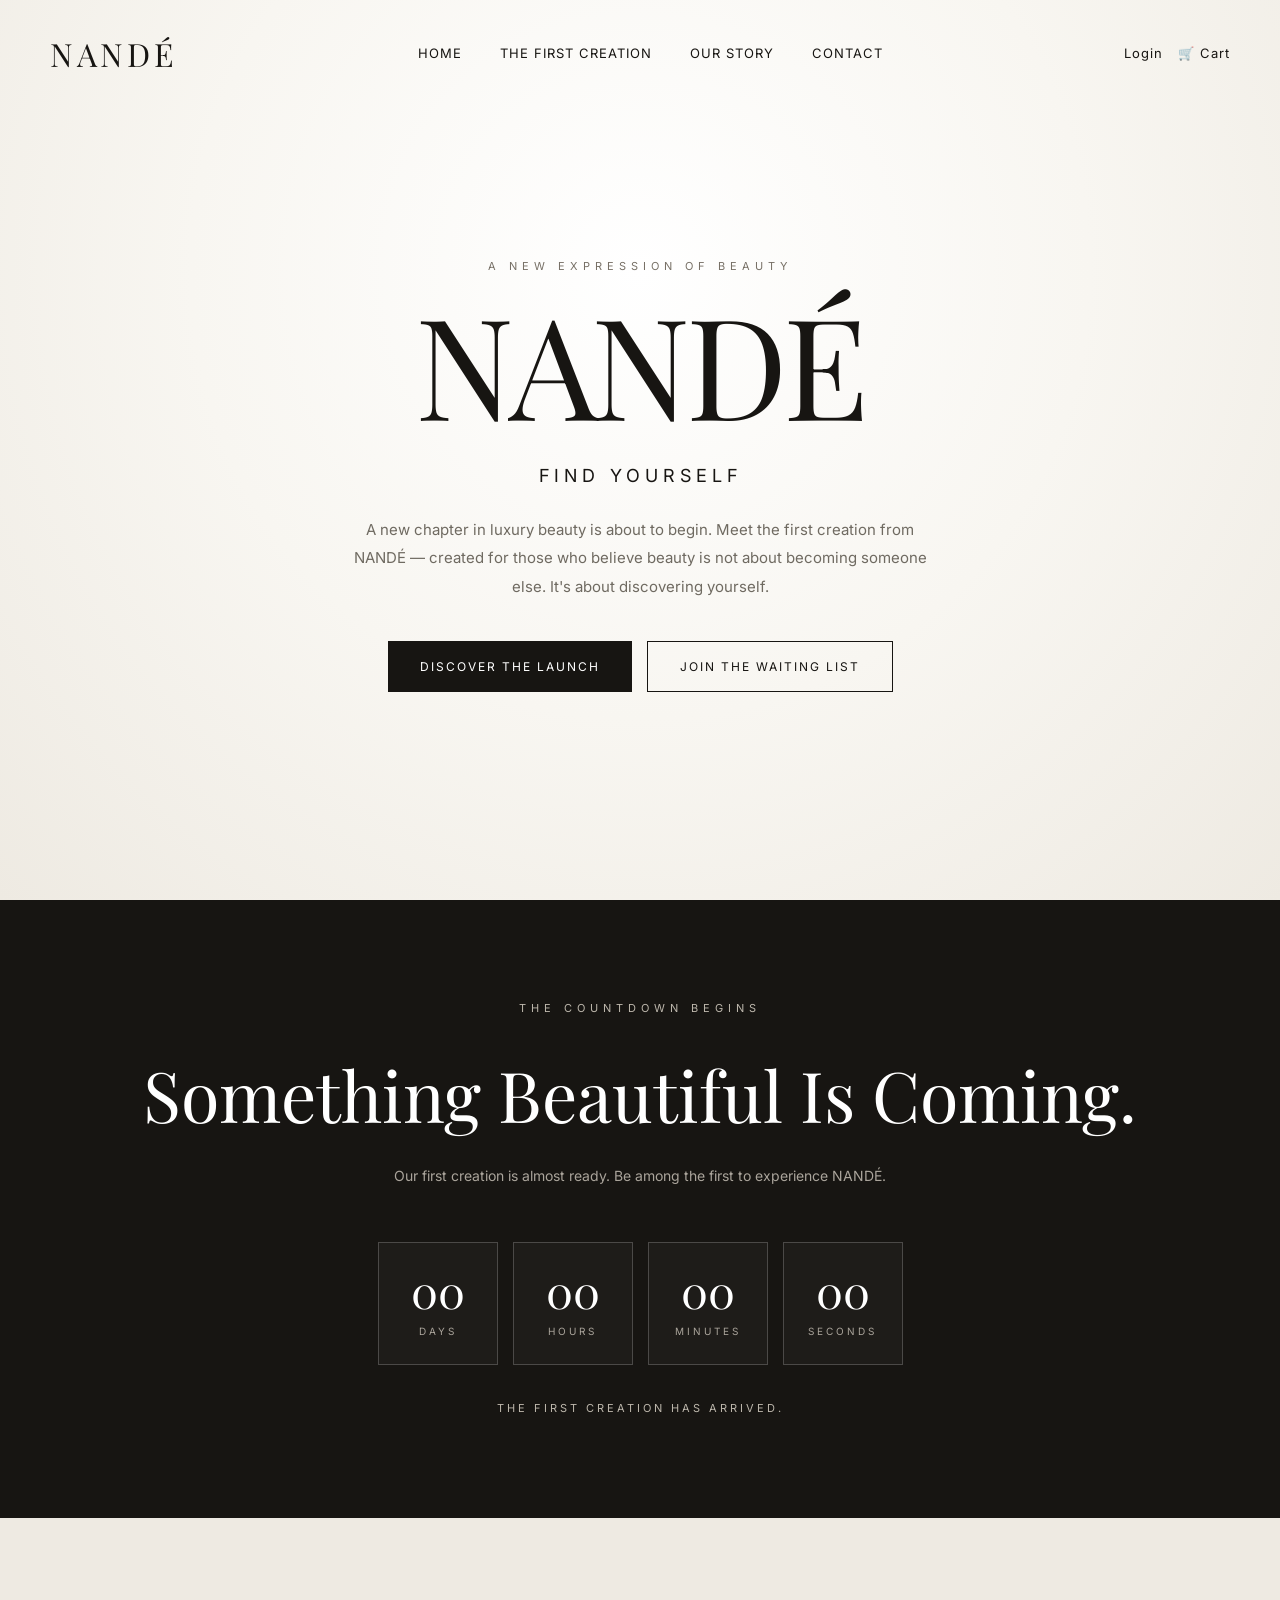
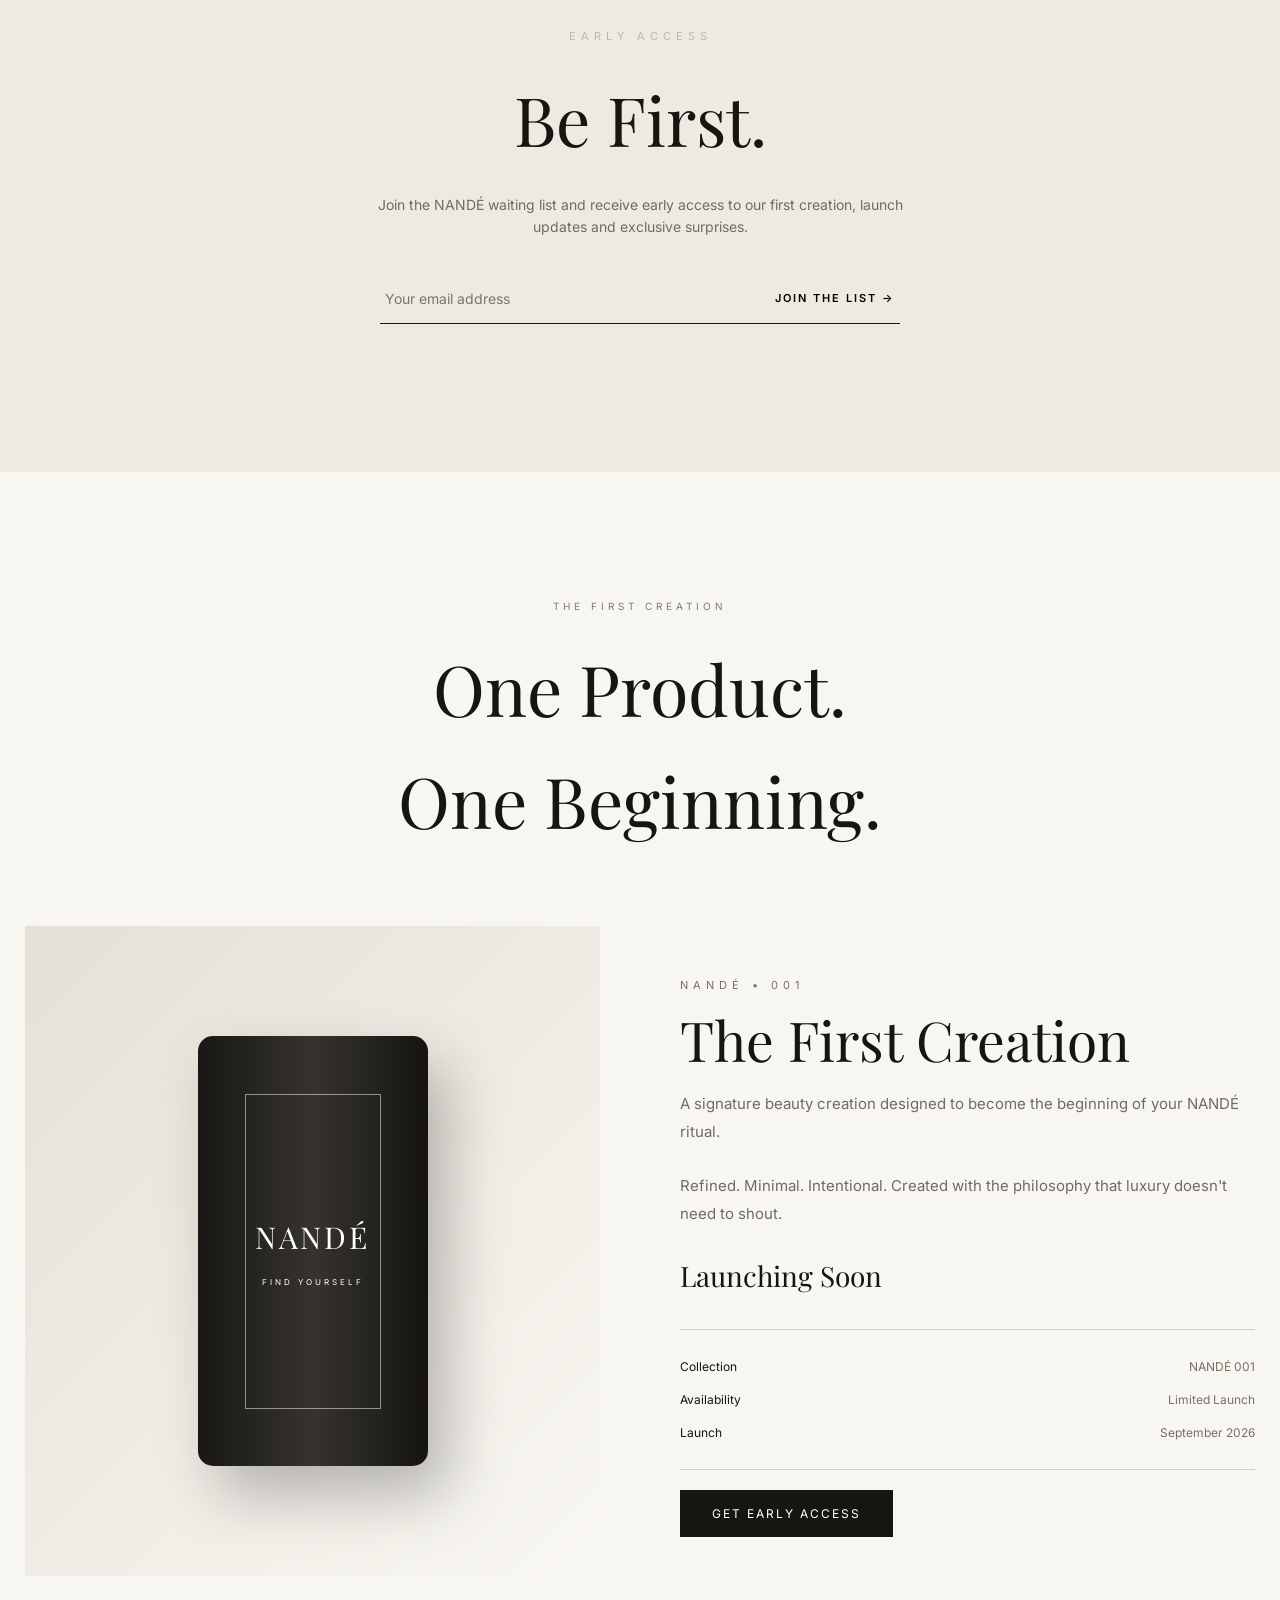
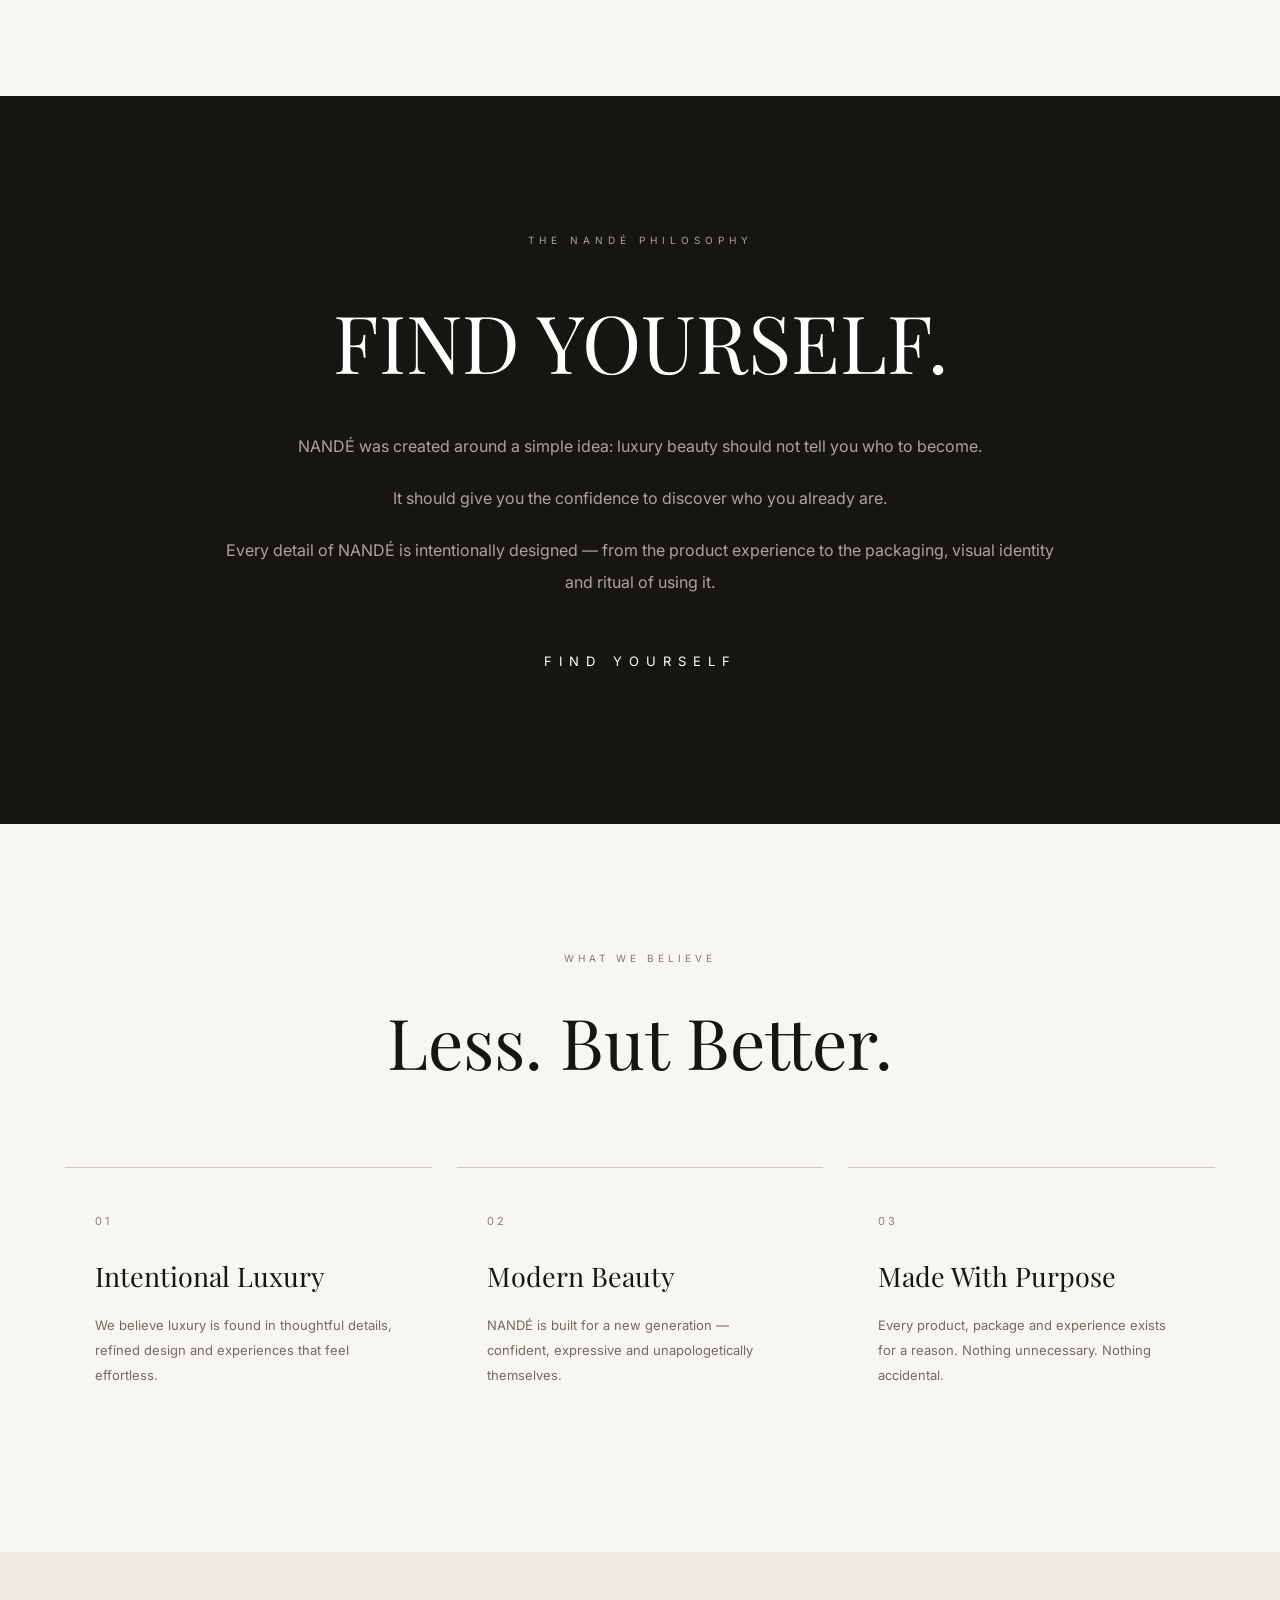
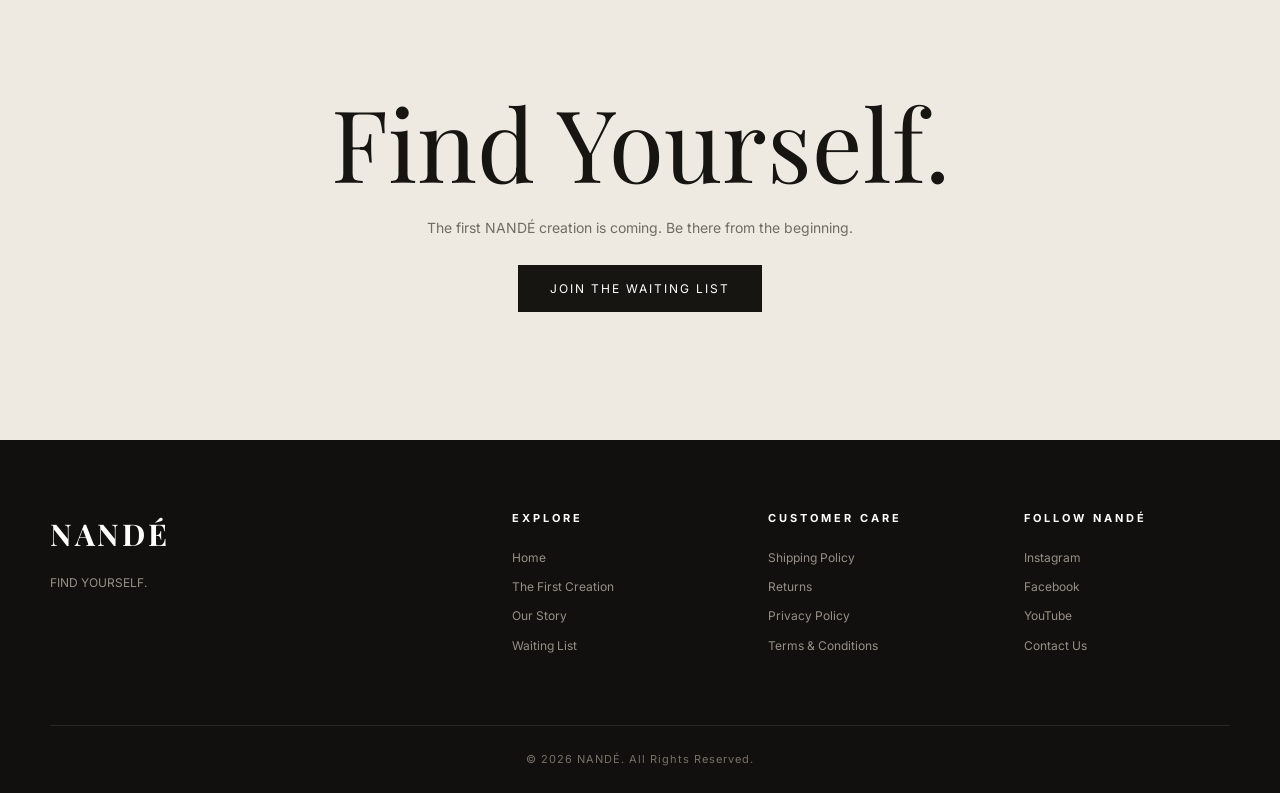
<file: index.html>
<!DOCTYPE html>
<html lang="en">

<head>

    <meta charset="UTF-8">

    <meta
        name="viewport"
        content="width=device-width, initial-scale=1.0"
    >

    <meta
        name="description"
        content="NANDÉ — Find Yourself. A new expression of luxury beauty."
    >

    <title>NANDÉ | FIND YOURSELF</title>


    <!-- GOOGLE FONTS -->

    <link
        href="https://fonts.googleapis.com/css2?family=Inter:wght@300;400;500;600&family=Playfair+Display:wght@400;500;600;700&display=swap"
        rel="stylesheet"
    >


    <style>

        /* =========================================
           GLOBAL
        ========================================= */

        * {
            margin: 0;
            padding: 0;
            box-sizing: border-box;
        }


        html {
            scroll-behavior: smooth;
        }


        body {
            font-family: "Inter", sans-serif;
            background: #f8f6f1;
            color: #171512;
            line-height: 1.6;
        }


        a {
            text-decoration: none;
            color: inherit;
        }


        button,
        input {
            font-family: inherit;
        }


        /* =========================================
           NAVBAR
        ========================================= */

        header {
            position: absolute;
            top: 0;
            left: 0;
            width: 100%;
            z-index: 100;
        }


        .navbar {
            max-width: 1400px;
            margin: auto;

            padding: 28px 50px;

            display: flex;
            align-items: center;
            justify-content: space-between;
        }


        .logo {
            font-family: "Playfair Display", serif;
            font-size: 32px;
            letter-spacing: 4px;
        }


        .nav-links {
            display: flex;
            gap: 38px;
            list-style: none;

            font-size: 13px;
            letter-spacing: 1px;
            text-transform: uppercase;
        }


        .nav-links a {
            transition: opacity 0.3s;
        }


        .nav-links a:hover {
            opacity: 0.5;
        }


        .nav-buttons {
            display: flex;
            gap: 15px;
            align-items: center;
        }


        .login-btn,
        .cart-btn {
            font-size: 13px;
            letter-spacing: 1px;
        }


        /* =========================================
           HERO
        ========================================= */

        .hero {
            min-height: 100vh;

            display: flex;
            align-items: center;
            justify-content: center;

            text-align: center;

            padding: 150px 25px 100px;

            background:
                radial-gradient(
                    circle at 50% 30%,
                    #ffffff 0%,
                    #f8f6f1 50%,
                    #eeeae2 100%
                );

            position: relative;
            overflow: hidden;
        }


        .hero-content {
            max-width: 900px;
            margin: auto;
        }


        .eyebrow {
            font-size: 11px;
            letter-spacing: 5px;
            text-transform: uppercase;

            margin-bottom: 25px;

            color: #777066;
        }


        .hero h1 {
            font-family: "Playfair Display", serif;

            font-size: clamp(70px, 11vw, 150px);

            font-weight: 400;

            line-height: 0.9;

            letter-spacing: -4px;

            margin-bottom: 35px;
        }


        .hero-tagline {
            font-size: 18px;

            letter-spacing: 5px;

            text-transform: uppercase;

            margin-bottom: 25px;
        }


        .hero-description {
            max-width: 600px;

            margin: auto;

            color: #6f6a61;

            font-size: 15px;

            line-height: 1.9;
        }


        .hero-buttons {
            margin-top: 40px;

            display: flex;
            justify-content: center;
            gap: 15px;
        }


        .btn-primary {
            background: #171512;
            color: white;

            padding: 16px 32px;

            border: none;

            cursor: pointer;

            letter-spacing: 2px;

            font-size: 12px;

            text-transform: uppercase;

            transition: 0.3s;
        }


        .btn-primary:hover {
            background: #3c3832;
            transform: translateY(-2px);
        }


        .btn-secondary {
            border: 1px solid #171512;

            padding: 15px 32px;

            font-size: 12px;

            letter-spacing: 2px;

            text-transform: uppercase;

            transition: 0.3s;
        }


        .btn-secondary:hover {
            background: #171512;
            color: white;
        }


        /* =========================================
           COUNTDOWN
        ========================================= */

        .launch-section {
            padding: 100px 25px;

            text-align: center;

            background: #171512;

            color: white;
        }


        .launch-label {
            font-size: 11px;

            letter-spacing: 5px;

            text-transform: uppercase;

            color: #bdb7ac;

            margin-bottom: 20px;
        }


        .launch-section h2 {
            font-family: "Playfair Display", serif;

            font-size: clamp(40px, 6vw, 70px);

            font-weight: 400;

            margin-bottom: 15px;
        }


        .launch-description {
            color: #aaa49b;

            max-width: 550px;

            margin: auto;

            font-size: 14px;
        }


        .countdown {
            display: flex;

            justify-content: center;

            gap: 15px;

            margin: 55px auto 35px;

            flex-wrap: wrap;
        }


        .countdown-box {
            width: 120px;

            padding: 25px 15px;

            border: 1px solid rgba(255,255,255,0.2);

            background: rgba(255,255,255,0.03);
        }


        .countdown-number {
            font-family: "Playfair Display", serif;

            font-size: 45px;

            font-weight: 400;

            line-height: 1;
        }


        .countdown-label {
            margin-top: 10px;

            font-size: 10px;

            letter-spacing: 3px;

            text-transform: uppercase;

            color: #aaa49b;
        }


        .launch-date {
            font-size: 11px;

            letter-spacing: 3px;

            color: #bdb7ac;
        }


        /* =========================================
           WAITING LIST
        ========================================= */

        .waiting-section {
            padding: 110px 25px;

            text-align: center;

            background: #eeeae2;
        }


        .waiting-section h2 {
            font-family: "Playfair Display", serif;

            font-size: clamp(42px, 6vw, 68px);

            font-weight: 400;

            margin-bottom: 20px;
        }


        .waiting-section p {
            max-width: 550px;

            margin: auto;

            color: #716b62;

            font-size: 14px;
        }


        .waiting-form {
            max-width: 520px;

            margin: 35px auto 0;

            display: flex;

            border-bottom: 1px solid #171512;
        }


        .waiting-form input {
            flex: 1;

            border: none;

            background: transparent;

            padding: 16px 5px;

            outline: none;

            font-size: 14px;
        }


        .waiting-form button {
            border: none;

            background: transparent;

            cursor: pointer;

            padding: 15px 5px;

            font-size: 11px;

            letter-spacing: 2px;

            text-transform: uppercase;

            font-weight: 600;
        }


        .form-message {
            margin-top: 18px;

            font-size: 12px;

            color: #5f5a52;

            min-height: 20px;
        }


        /* =========================================
           PRODUCT
        ========================================= */

        .product-section {
            padding: 120px 25px;

            max-width: 1300px;

            margin: auto;
        }


        .section-heading {
            text-align: center;

            margin-bottom: 70px;
        }


        .section-heading span {
            font-size: 10px;

            letter-spacing: 4px;

            text-transform: uppercase;

            color: #817a70;
        }


        .section-heading h2 {
            font-family: "Playfair Display", serif;

            font-size: clamp(45px, 6vw, 70px);

            font-weight: 400;

            margin-top: 15px;
        }


        .product-layout {
            display: grid;

            grid-template-columns: 1fr 1fr;

            gap: 80px;

            align-items: center;
        }


        .product-image {
            min-height: 650px;

            background:
                linear-gradient(
                    135deg,
                    #e5e0d7,
                    #f9f7f2
                );

            display: flex;

            align-items: center;

            justify-content: center;

            position: relative;
        }


        .product-placeholder {
            width: 230px;

            height: 430px;

            border-radius: 15px;

            background:
                linear-gradient(
                    90deg,
                    #181715,
                    #36332e,
                    #151412
                );

            box-shadow:
                20px 30px 60px rgba(0,0,0,0.25);

            display: flex;

            align-items: center;

            justify-content: center;

            color: white;

            text-align: center;

            padding: 30px;
        }


        .product-placeholder-inner {
            border: 1px solid rgba(255,255,255,0.5);

            width: 80%;

            height: 85%;

            display: flex;

            align-items: center;

            justify-content: center;

            flex-direction: column;
        }


        .product-placeholder-name {
            font-family: "Playfair Display", serif;

            font-size: 30px;

            letter-spacing: 3px;
        }


        .product-placeholder-sub {
            margin-top: 15px;

            font-size: 8px;

            letter-spacing: 3px;
        }


        .product-info .eyebrow {
            margin-bottom: 15px;
        }


        .product-info h2 {
            font-family: "Playfair Display", serif;

            font-size: 55px;

            font-weight: 400;

            line-height: 1.1;

            margin-bottom: 20px;
        }


        .product-info p {
            color: #706b62;

            font-size: 15px;

            line-height: 1.9;

            margin-bottom: 25px;
        }


        .price {
            font-family: "Playfair Display", serif;

            font-size: 28px;

            margin-bottom: 30px;
        }


        .product-details {
            border-top: 1px solid #d5d0c8;

            border-bottom: 1px solid #d5d0c8;

            padding: 20px 0;

            margin-bottom: 30px;
        }


        .product-detail {
            display: flex;

            justify-content: space-between;

            padding: 7px 0;

            font-size: 12px;
        }


        .product-detail span:last-child {
            color: #777066;
        }


        /* =========================================
           BRAND STORY
        ========================================= */

        .story-section {
            background: #171512;

            color: white;

            padding: 130px 25px;

            text-align: center;
        }


        .story-inner {
            max-width: 850px;

            margin: auto;
        }


        .story-section span {
            font-size: 10px;

            letter-spacing: 5px;

            color: #aaa49b;
        }


        .story-section h2 {
            font-family: "Playfair Display", serif;

            font-size: clamp(45px, 7vw, 80px);

            font-weight: 400;

            margin: 25px 0;
        }


        .story-section p {
            color: #aaa49b;

            font-size: 16px;

            line-height: 2;

            margin-bottom: 20px;
        }


        .find-yourself {
            margin-top: 50px;

            font-size: 13px !important;

            letter-spacing: 7px;

            color: white !important;
        }


        /* =========================================
           VALUES
        ========================================= */

        .values-section {
            padding: 120px 25px;

            max-width: 1200px;

            margin: auto;
        }


        .values-grid {
            display: grid;

            grid-template-columns:
                repeat(3, 1fr);

            gap: 25px;
        }


        .value-card {
            padding: 45px 30px;

            border-top: 1px solid #cfc9bf;
        }


        .value-number {
            font-size: 11px;

            letter-spacing: 3px;

            color: #8a8379;
        }


        .value-card h3 {
            font-family: "Playfair Display", serif;

            font-size: 27px;

            font-weight: 400;

            margin: 25px 0 15px;
        }


        .value-card p {
            font-size: 13px;

            color: #716b62;

            line-height: 1.9;
        }


        /* =========================================
           FINAL CTA
        ========================================= */

        .final-section {
            padding: 140px 25px;

            text-align: center;

            background: #eeeae2;
        }


        .final-section h2 {
            font-family: "Playfair Display", serif;

            font-size: clamp(50px, 8vw, 100px);

            font-weight: 400;

            line-height: 1;
        }


        .final-section p {
            margin: 25px auto 35px;

            max-width: 500px;

            color: #716b62;

            font-size: 14px;
        }


        /* =========================================
           FOOTER
        ========================================= */

        footer {
            background: #11100e;

            color: white;

            padding: 70px 50px 0;
        }


        .footer-container {
            max-width: 1300px;

            margin: auto;

            display: grid;

            grid-template-columns:
                2fr 1fr 1fr 1fr;

            gap: 50px;

            padding-bottom: 60px;
        }


        .footer-container h2 {
            font-family: "Playfair Display", serif;

            font-size: 30px;

            letter-spacing: 3px;
        }


        .footer-container h3 {
            font-size: 11px;

            letter-spacing: 3px;

            text-transform: uppercase;

            margin-bottom: 20px;
        }


        .footer-container p,
        .footer-container li {
            color: #969087;

            font-size: 12px;

            margin-bottom: 10px;
        }


        .footer-container ul {
            list-style: none;
        }


        .footer-container a:hover {
            color: white;
        }


        .footer-bottom {
            border-top: 1px solid #292722;

            text-align: center;

            padding: 25px;

            color: #777168;

            font-size: 11px;

            letter-spacing: 1px;
        }


        /* =========================================
           RESPONSIVE
        ========================================= */

        @media(max-width: 900px) {

            .nav-links {
                display: none;
            }


            .navbar {
                padding: 22px 25px;
            }


            .product-layout {
                grid-template-columns: 1fr;

                gap: 50px;
            }


            .product-image {
                min-height: 500px;
            }


            .values-grid {
                grid-template-columns: 1fr;
            }


            .footer-container {
                grid-template-columns: 1fr 1fr;
            }

        }


        @media(max-width: 600px) {

            .hero {
                padding-top: 130px;
            }


            .hero h1 {
                letter-spacing: -2px;
            }


            .hero-buttons {
                flex-direction: column;

                max-width: 280px;

                margin-left: auto;

                margin-right: auto;
            }


            .countdown-box {
                width: 75px;

                padding: 18px 8px;
            }


            .countdown-number {
                font-size: 30px;
            }


            .countdown-label {
                font-size: 8px;

                letter-spacing: 1px;
            }


            .waiting-form {
                display: block;

                border-bottom: none;
            }


            .waiting-form input {
                width: 100%;

                border-bottom: 1px solid #171512;

                margin-bottom: 15px;
            }


            .waiting-form button {
                background: #171512;

                color: white;

                width: 100%;

                padding: 16px;
            }


            .product-image {
                min-height: 450px;
            }


            .product-placeholder {
                width: 180px;

                height: 340px;
            }


            .product-info h2 {
                font-size: 43px;
            }


            .footer-container {
                grid-template-columns: 1fr;

                gap: 35px;
            }

        }

    </style>

</head>


<body>


<!-- =========================================
     NAVBAR
========================================= -->

<header>

    <nav class="navbar">

        <div class="logo">
            <a href="index.html">NANDÉ</a>
        </div>


        <ul class="nav-links">

            <li>
                <a href="#home">Home</a>
            </li>

            <li>
                <a href="#product">The First Creation</a>
            </li>

            <li>
                <a href="#story">Our Story</a>
            </li>

            <li>
                <a href="#contact">Contact</a>
            </li>

        </ul>


        <div class="nav-buttons">

            <a
                href="login.html"
                class="login-btn"
            >
                Login
            </a>

            <a
                href="cart.html"
                class="cart-btn"
            >
                🛒 Cart
            </a>

        </div>

    </nav>

</header>



<!-- =========================================
     HERO
========================================= -->

<section
    class="hero"
    id="home"
>

    <div class="hero-content">

        <div class="eyebrow">
            A New Expression Of Beauty
        </div>


        <h1>
            NANDÉ
        </h1>


        <div class="hero-tagline">
            FIND YOURSELF
        </div>


        <p class="hero-description">

            A new chapter in luxury beauty is about to begin.

            Meet the first creation from NANDÉ —
            created for those who believe beauty is not
            about becoming someone else.

            It's about discovering yourself.

        </p>


        <div class="hero-buttons">

            <a
                href="#launch"
                class="btn-primary"
            >
                Discover The Launch
            </a>


            <a
                href="#waiting"
                class="btn-secondary"
            >
                Join The Waiting List
            </a>

        </div>

    </div>

</section>



<!-- =========================================
     GRAND LAUNCH COUNTDOWN
========================================= -->

<section
    class="launch-section"
    id="launch"
>

    <div class="launch-label">
        The Countdown Begins
    </div>


    <h2>
        Something Beautiful Is Coming.
    </h2>


    <p class="launch-description">

        Our first creation is almost ready.

        Be among the first to experience NANDÉ.

    </p>


    <div class="countdown">

        <div class="countdown-box">

            <div
                id="days"
                class="countdown-number"
            >
                30
            </div>

            <div class="countdown-label">
                Days
            </div>

        </div>


        <div class="countdown-box">

            <div
                id="hours"
                class="countdown-number"
            >
                00
            </div>

            <div class="countdown-label">
                Hours
            </div>

        </div>


        <div class="countdown-box">

            <div
                id="minutes"
                class="countdown-number"
            >
                00
            </div>

            <div class="countdown-label">
                Minutes
            </div>

        </div>


        <div class="countdown-box">

            <div
                id="seconds"
                class="countdown-number"
            >
                00
            </div>

            <div class="countdown-label">
                Seconds
            </div>

        </div>

    </div>


    <div
        id="launchDate"
        class="launch-date"
    >
        LAUNCHING SOON
    </div>

</section>



<!-- =========================================
     WAITING LIST
========================================= -->

<section
    class="waiting-section"
    id="waiting"
>

    <div class="launch-label">
        Early Access
    </div>


    <h2>
        Be First.
    </h2>


    <p>

        Join the NANDÉ waiting list and receive
        early access to our first creation,
        launch updates and exclusive surprises.

    </p>


    <form
        class="waiting-form"
        id="waitingForm"
    >

        <input
            type="email"
            id="email"
            placeholder="Your email address"
            required
        >


        <button type="submit">

            Join The List →

        </button>

    </form>


    <div
        id="formMessage"
        class="form-message"
    ></div>

</section>



<!-- =========================================
     FIRST CREATION
========================================= -->

<section
    class="product-section"
    id="product"
>

    <div class="section-heading">

        <span>
            The First Creation
        </span>


        <h2>
            One Product.<br>
            One Beginning.
        </h2>

    </div>


    <div class="product-layout">


        <!-- PRODUCT VISUAL -->

        <div class="product-image">

            <div class="product-placeholder">

                <div class="product-placeholder-inner">

                    <div class="product-placeholder-name">
                        NANDÉ
                    </div>


                    <div class="product-placeholder-sub">
                        FIND YOURSELF
                    </div>

                </div>

            </div>

        </div>



        <!-- PRODUCT INFORMATION -->

        <div class="product-info">

            <div class="eyebrow">
                NANDÉ • 001
            </div>


            <h2>
                The First Creation
            </h2>


            <p>

                A signature beauty creation designed
                to become the beginning of your
                NANDÉ ritual.

            </p>


            <p>

                Refined. Minimal. Intentional.

                Created with the philosophy that
                luxury doesn't need to shout.

            </p>


            <div class="price">
                Launching Soon
            </div>


            <div class="product-details">

                <div class="product-detail">

                    <span>
                        Collection
                    </span>

                    <span>
                        NANDÉ 001
                    </span>

                </div>


                <div class="product-detail">

                    <span>
                        Availability
                    </span>

                    <span>
                        Limited Launch
                    </span>

                </div>


                <div class="product-detail">

                    <span>
                        Launch
                    </span>

                    <span>
                        September 2026
                    </span>

                </div>

            </div>


            <a
                href="#waiting"
                class="btn-primary"
            >
                Get Early Access
            </a>

        </div>

    </div>

</section>



<!-- =========================================
     BRAND STORY
========================================= -->

<section
    class="story-section"
    id="story"
>

    <div class="story-inner">

        <span>
            THE NANDÉ PHILOSOPHY
        </span>


        <h2>
            FIND YOURSELF.
        </h2>


        <p>

            NANDÉ was created around a simple idea:

            luxury beauty should not tell you who
            to become.

        </p>


        <p>

            It should give you the confidence to
            discover who you already are.

        </p>


        <p>

            Every detail of NANDÉ is intentionally
            designed — from the product experience
            to the packaging, visual identity and
            ritual of using it.

        </p>


        <p class="find-yourself">
            FIND YOURSELF
        </p>

    </div>

</section>



<!-- =========================================
     BRAND VALUES
========================================= -->

<section class="values-section">

    <div class="section-heading">

        <span>
            What We Believe
        </span>


        <h2>
            Less. But Better.
        </h2>

    </div>


    <div class="values-grid">


        <div class="value-card">

            <div class="value-number">
                01
            </div>


            <h3>
                Intentional Luxury
            </h3>


            <p>

                We believe luxury is found in
                thoughtful details, refined design
                and experiences that feel effortless.

            </p>

        </div>



        <div class="value-card">

            <div class="value-number">
                02
            </div>


            <h3>
                Modern Beauty
            </h3>


            <p>

                NANDÉ is built for a new generation —
                confident, expressive and unapologetically
                themselves.

            </p>

        </div>



        <div class="value-card">

            <div class="value-number">
                03
            </div>


            <h3>
                Made With Purpose
            </h3>


            <p>

                Every product, package and experience
                exists for a reason. Nothing unnecessary.
                Nothing accidental.

            </p>

        </div>

    </div>

</section>



<!-- =========================================
     FINAL CTA
========================================= -->

<section class="final-section">

    <h2>
        Find Yourself.
    </h2>


    <p>

        The first NANDÉ creation is coming.

        Be there from the beginning.

    </p>


    <a
        href="#waiting"
        class="btn-primary"
    >
        Join The Waiting List
    </a>

</section>



<!-- =========================================
     FOOTER
========================================= -->

<footer id="contact">

    <div class="footer-container">


        <div>

            <h2>
                NANDÉ
            </h2>


            <p style="margin-top:15px;">

                FIND YOURSELF.

            </p>

        </div>



        <div>

            <h3>
                Explore
            </h3>


            <ul>

                <li>
                    <a href="#home">
                        Home
                    </a>
                </li>


                <li>
                    <a href="#product">
                        The First Creation
                    </a>
                </li>


                <li>
                    <a href="#story">
                        Our Story
                    </a>
                </li>


                <li>
                    <a href="#waiting">
                        Waiting List
                    </a>
                </li>

            </ul>

        </div>



        <div>

            <h3>
                Customer Care
            </h3>


            <ul>

                <li>
                    <a href="#">
                        Shipping Policy
                    </a>
                </li>


                <li>
                    <a href="#">
                        Returns
                    </a>
                </li>


                <li>
                    <a href="#">
                        Privacy Policy
                    </a>
                </li>


                <li>
                    <a href="#">
                        Terms & Conditions
                    </a>
                </li>

            </ul>

        </div>



        <div>

            <h3>
                Follow NANDÉ
            </h3>


            <p>
                Instagram
            </p>


            <p>
                Facebook
            </p>


            <p>
                YouTube
            </p>


            <p>
                Contact Us
            </p>

        </div>

    </div>


    <div class="footer-bottom">

        © 2026 NANDÉ. All Rights Reserved.

    </div>

</footer>



<!-- =========================================
     JAVASCRIPT
========================================= -->

<script>


/* =========================================
   GRAND LAUNCH COUNTDOWN

   CHANGE THIS DATE TO YOUR ACTUAL
   LAUNCH DATE AND TIME.

   CURRENT EXAMPLE:
   10 SEPTEMBER 2026
   8:00 PM IST
========================================= */


const launchDate =
    new Date(
        "2026-09-10T20:00:00+05:30"
    ).getTime();



function updateCountdown() {


    const now =
        new Date().getTime();


    const distance =
        launchDate - now;



    /* ==============================
       LAUNCH ARRIVED
    ============================== */


    if (distance <= 0) {


        document.getElementById("days")
            .innerText = "00";


        document.getElementById("hours")
            .innerText = "00";


        document.getElementById("minutes")
            .innerText = "00";


        document.getElementById("seconds")
            .innerText = "00";


        document.getElementById("launchDate")
            .innerText =
            "THE FIRST CREATION HAS ARRIVED.";


        return;

    }



    /* ==============================
       CALCULATE DAYS
    ============================== */


    const days =
        Math.floor(
            distance /
            (1000 * 60 * 60 * 24)
        );



    /* ==============================
       CALCULATE HOURS
    ============================== */


    const hours =
        Math.floor(
            (distance %
            (1000 * 60 * 60 * 24)) /
            (1000 * 60 * 60)
        );



    /* ==============================
       CALCULATE MINUTES
    ============================== */


    const minutes =
        Math.floor(
            (distance %
            (1000 * 60 * 60)) /
            (1000 * 60)
        );



    /* ==============================
       CALCULATE SECONDS
    ============================== */


    const seconds =
        Math.floor(
            (distance %
            (1000 * 60)) /
            1000
        );



    /* ==============================
       DISPLAY
    ============================== */


    document.getElementById("days")
        .innerText =
        String(days).padStart(2, "0");


    document.getElementById("hours")
        .innerText =
        String(hours).padStart(2, "0");


    document.getElementById("minutes")
        .innerText =
        String(minutes).padStart(2, "0");


    document.getElementById("seconds")
        .innerText =
        String(seconds).padStart(2, "0");


    document.getElementById("launchDate")
        .innerText =
        "LAUNCHING 10 SEPTEMBER 2026 • 8:00 PM IST";

}


/* Start countdown */

updateCountdown();


/* Update every second */

setInterval(
    updateCountdown,
    1000
);



/* =========================================
   WAITING LIST FORM
========================================= */

const waitingForm =
    document.getElementById(
        "waitingForm"
    );


waitingForm.addEventListener(
    "submit",
    function(event) {

        event.preventDefault();


        const email =
            document.getElementById(
                "email"
            ).value.trim();


        const message =
            document.getElementById(
                "formMessage"
            );


        if (!email) {

            message.innerText =
                "Please enter your email.";

            return;

        }


        /*
            TEMPORARY LOCAL STORAGE

            This does NOT use an API.

            Emails are stored only in the
            visitor's own browser.

            For a real launch waiting list,
            connect this form to your database
            later.
        */


        let waitingList =
            JSON.parse(
                localStorage.getItem(
                    "nandeWaitingList"
                )
            ) || [];


        if (
            waitingList.includes(email)
        ) {

            message.innerText =
                "You're already on the NANDÉ waiting list.";

            return;

        }


        waitingList.push(email);


        localStorage.setItem(
            "nandeWaitingList",
            JSON.stringify(
                waitingList
            )
        );


        message.innerText =
            "You're on the list. Welcome to NANDÉ.";


        document.getElementById(
            "email"
        ).value = "";

    }
);


</script>


</body>

</html>
</file>
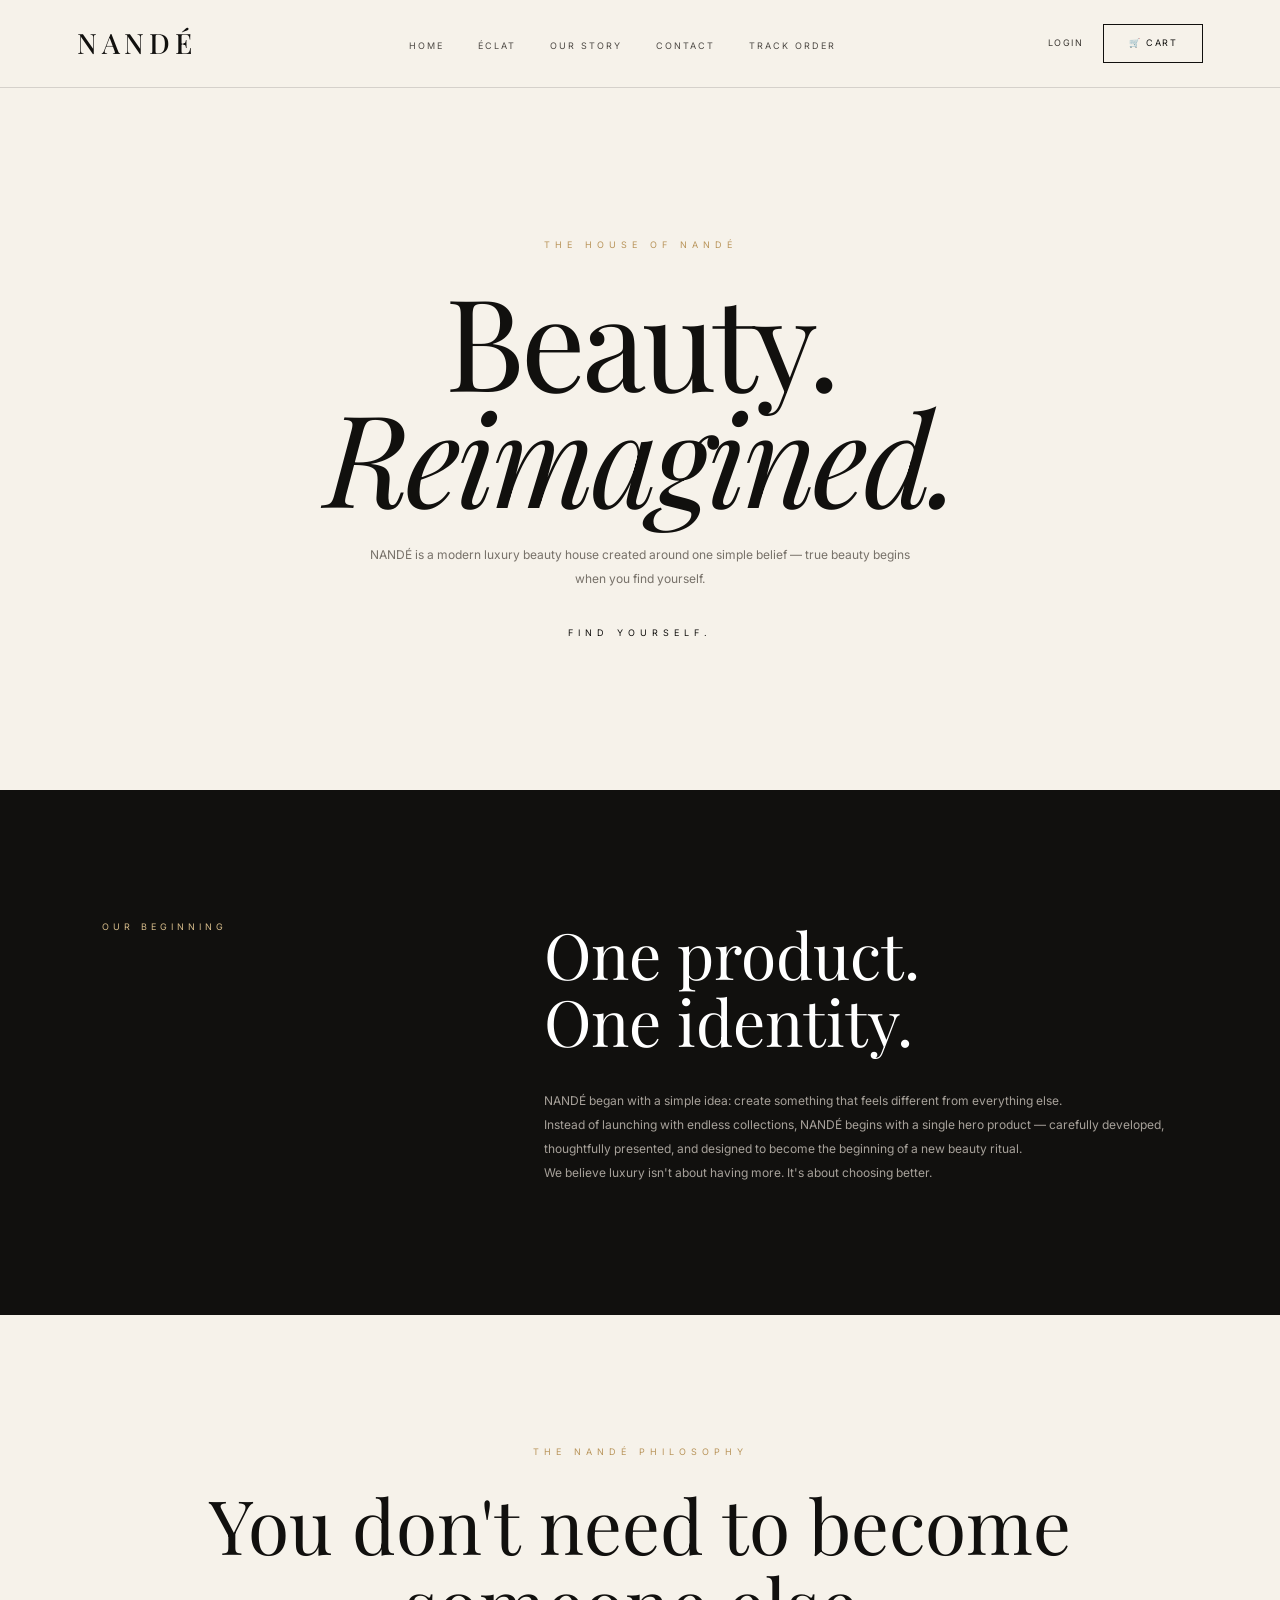
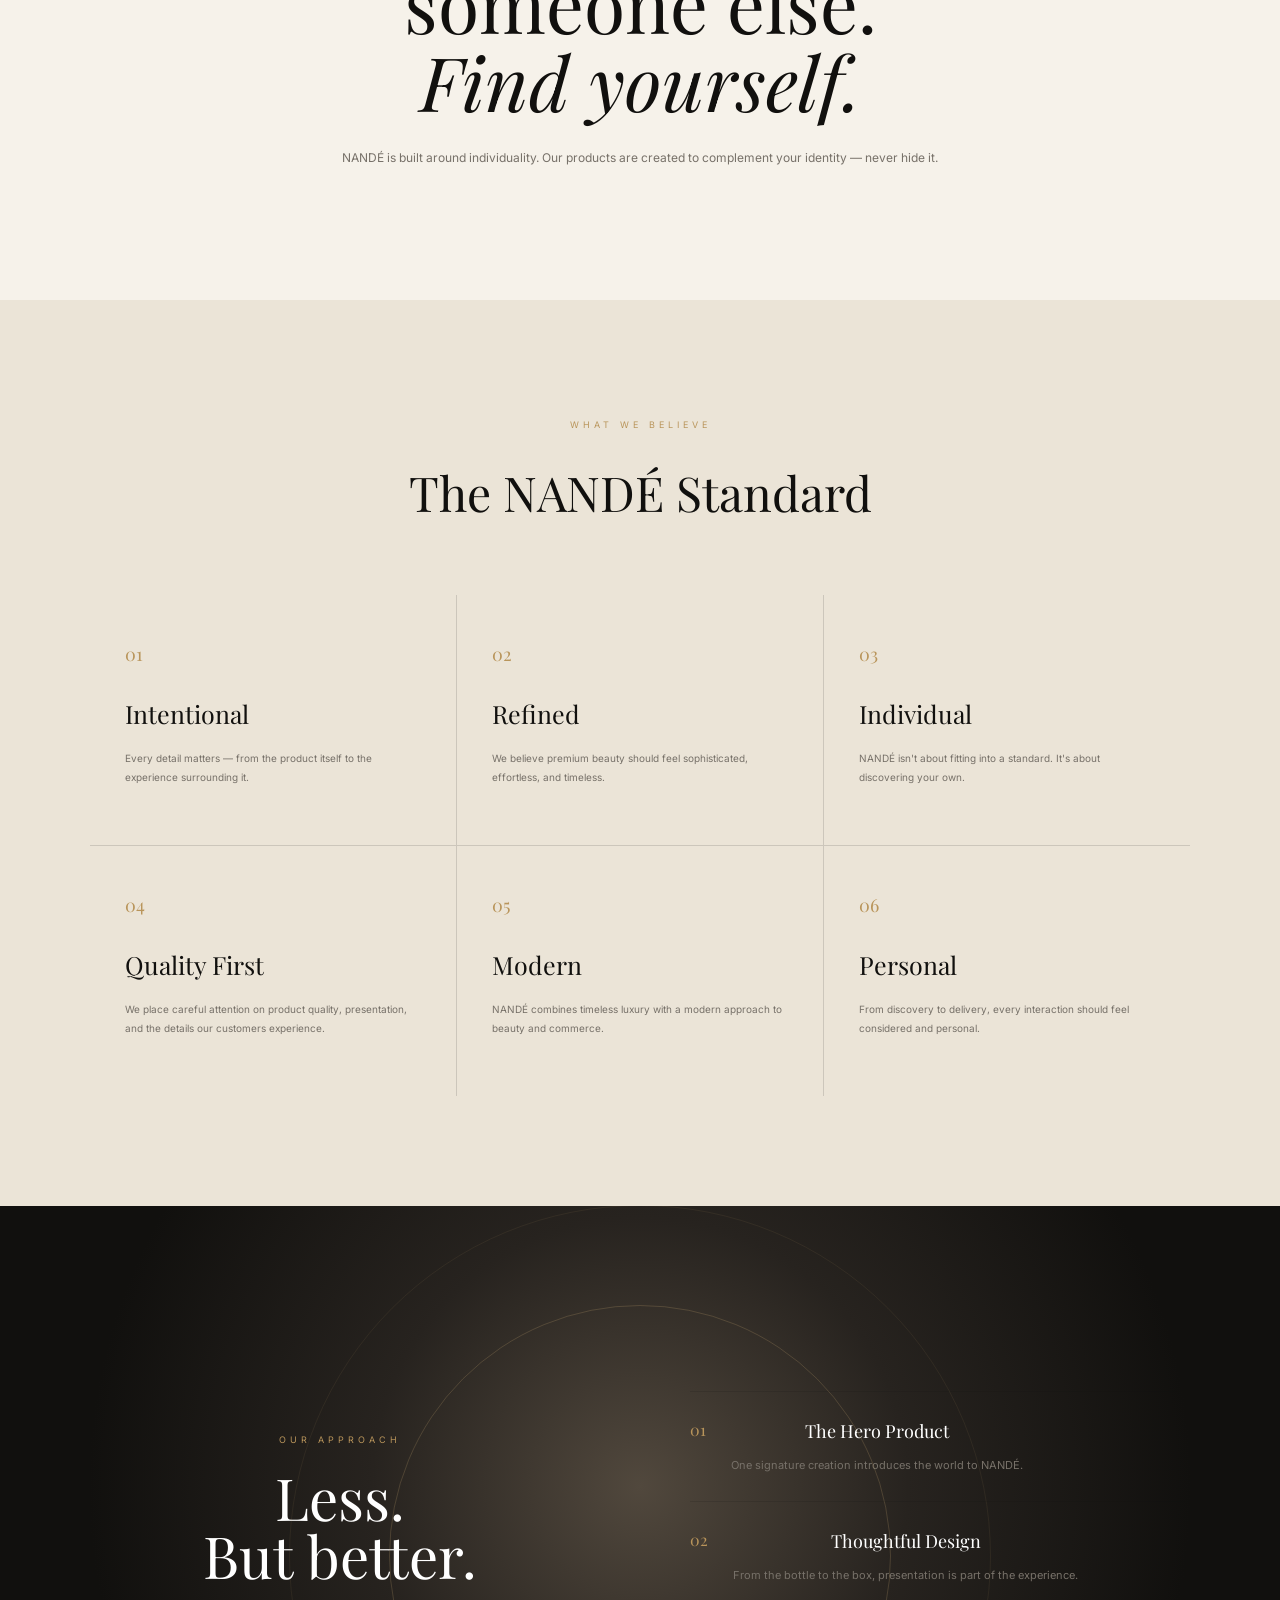
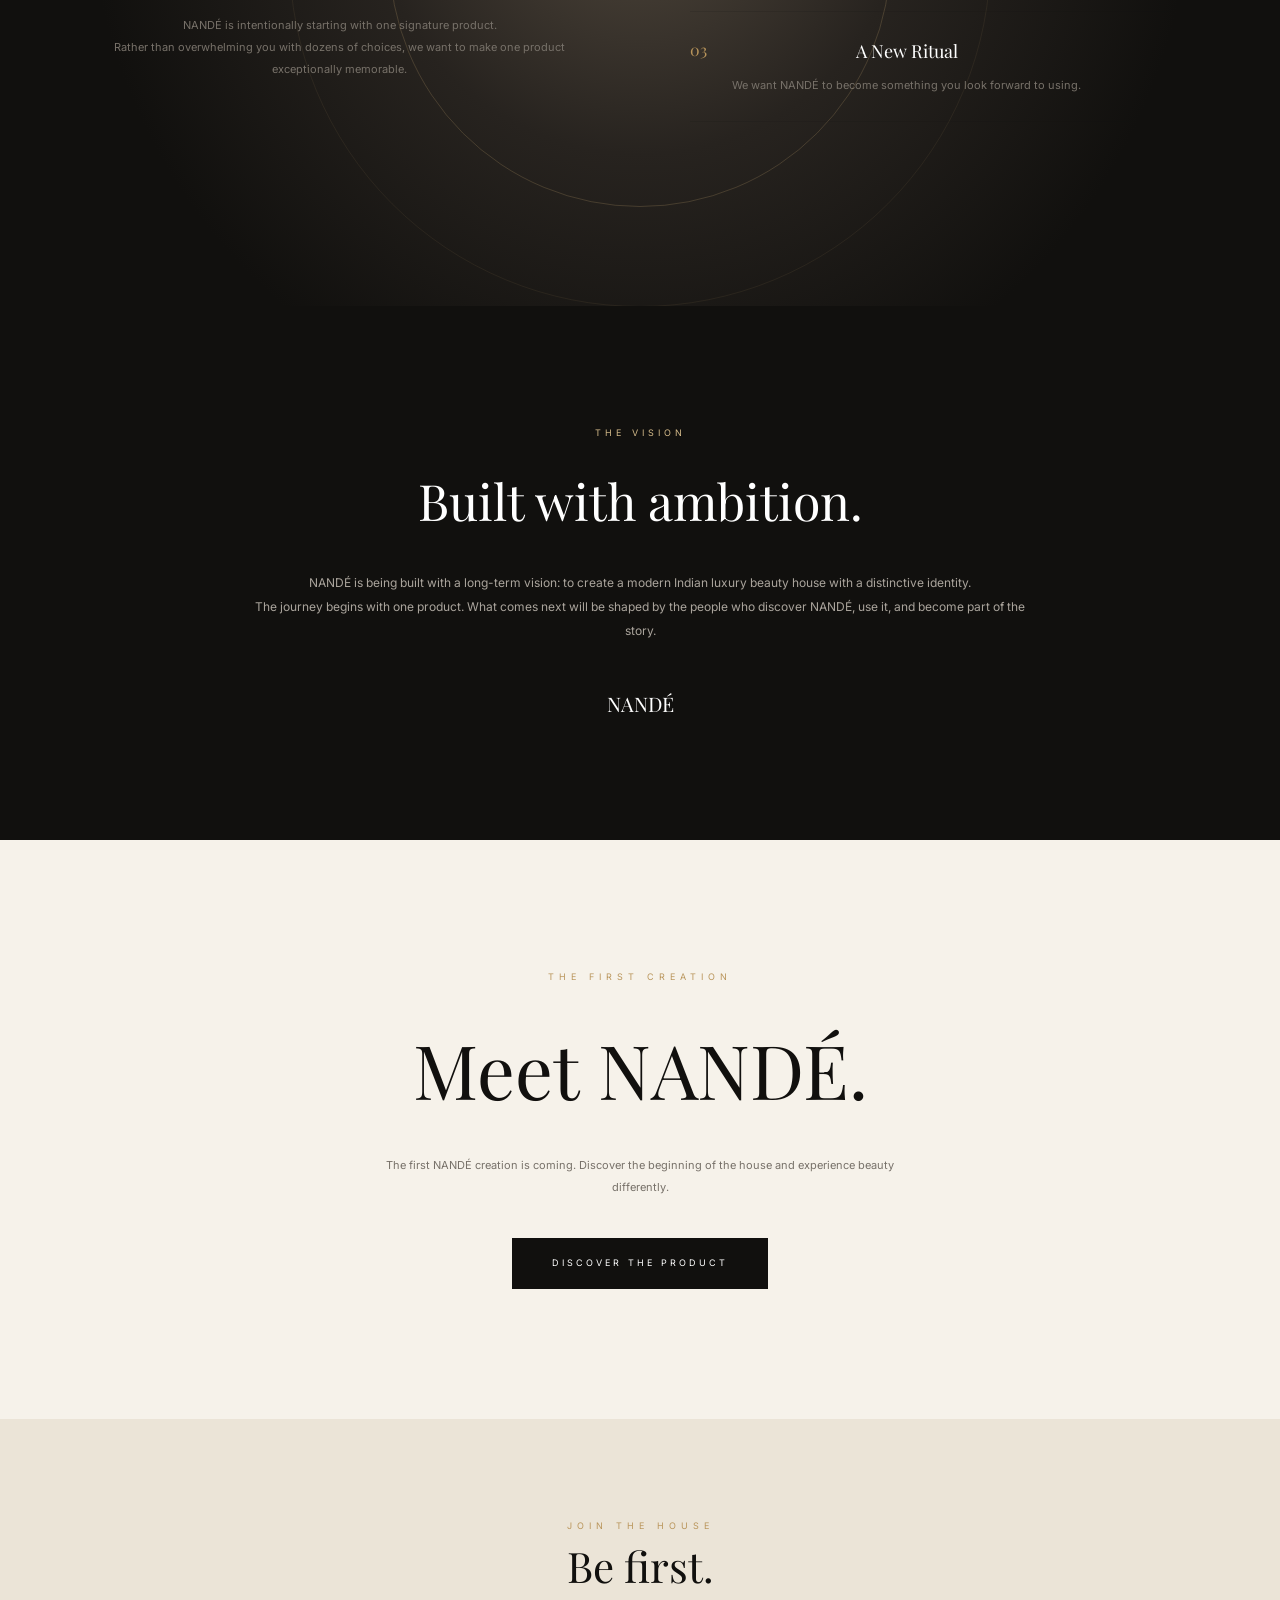
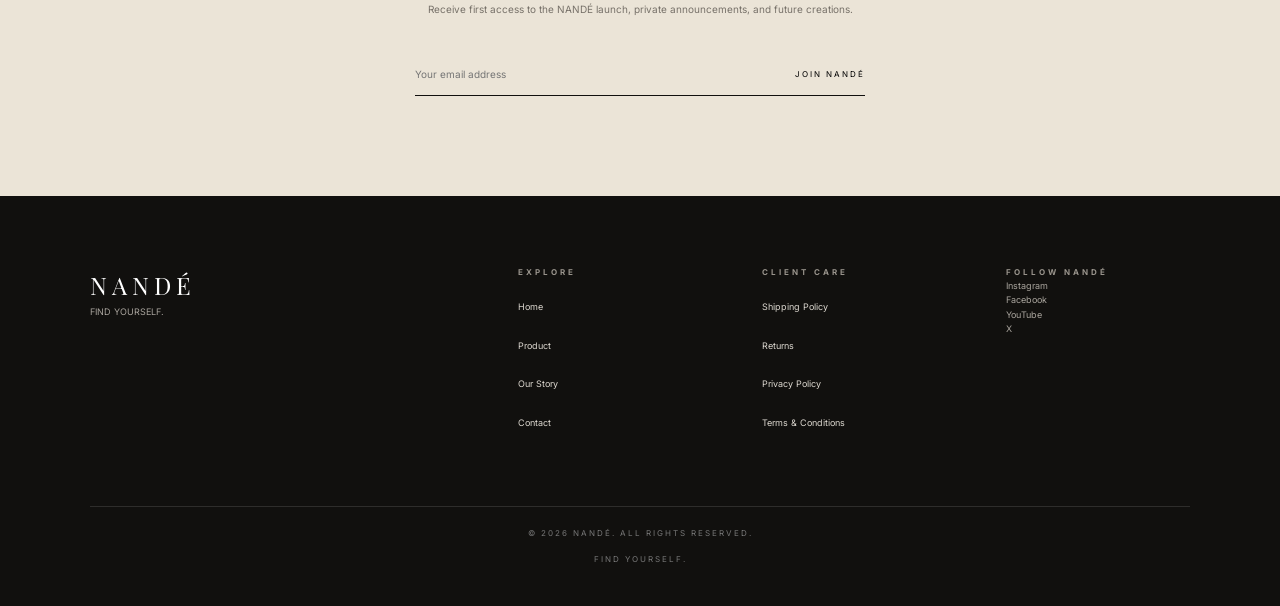
<file: about.html>
<!DOCTYPE html>
<html lang="en">

<head>

<meta charset="UTF-8">
<meta name="viewport" content="width=device-width, initial-scale=1.0">

<title>Nandé | Our Story</title>

<link rel="stylesheet" href="style.css">

<link href="https://fonts.googleapis.com/css2?family=Inter:wght@300;400;500;600&family=Playfair+Display:wght@400;500;600&display=swap"
rel="stylesheet">


<style>

/* =====================================================
   NANDÉ — ABOUT PAGE
===================================================== */

:root {
    --cream: #f6f2ea;
    --cream-dark: #ebe4d7;
    --black: #11100e;
    --gold: #b9955b;
    --gold-light: #d5bb8a;
    --muted: #777169;
    --border: rgba(17,16,14,.14);
}


* {
    box-sizing: border-box;
}


body {
    margin: 0;
    background: var(--cream);
    color: var(--black);
    font-family: "Inter", sans-serif;
}


a {
    color: inherit;
    text-decoration: none;
}


button,
input {
    font-family: inherit;
}



/* =====================================================
   NAVBAR
===================================================== */

.navbar {

    height: 88px;

    padding: 0 6vw;

    display: flex;

    align-items: center;

    justify-content: space-between;

    border-bottom: 1px solid var(--border);

    background: rgba(246,242,234,.96);

    position: sticky;

    top: 0;

    z-index: 100;

}


.logo a {

    font-family: "Playfair Display", serif;

    font-size: 28px;

    letter-spacing: 5px;

}


.nav-links {

    display: flex;

    gap: 34px;

    list-style: none;

    margin: 0;

    padding: 0;

}


.nav-links a {

    font-size: 9px;

    letter-spacing: 2px;

    text-transform: uppercase;

}


.nav-links a:hover {

    color: var(--gold);

}


.nav-buttons {

    display: flex;

    gap: 20px;

    align-items: center;

}


.login-btn,
.cart-btn {

    font-size: 9px;

    letter-spacing: 1.5px;

}



/* =====================================================
   HERO
===================================================== */

.about-hero {

    min-height: 78vh;

    display: flex;

    align-items: center;

    justify-content: center;

    text-align: center;

    padding: 100px 25px;

    position: relative;

}


.about-hero-inner {

    max-width: 900px;

}


.overline {

    color: var(--gold);

    font-size: 9px;

    letter-spacing: 5px;

    text-transform: uppercase;

}


.about-hero h1 {

    font-family: "Playfair Display", serif;

    font-weight: 400;

    font-size: clamp(65px, 10vw, 140px);

    line-height: .9;

    letter-spacing: -4px;

    margin: 30px 0;

}


.about-hero h1 span {

    display: block;

    font-style: italic;

}


.about-hero p {

    max-width: 550px;

    margin: auto;

    color: var(--muted);

    font-size: 12px;

    line-height: 2;

}


.hero-tagline {

    margin-top: 35px;

    color: var(--black);

    font-size: 9px;

    letter-spacing: 5px;

}



/* =====================================================
   INTRODUCTION
===================================================== */

.story-section {

    background: var(--black);

    color: white;

    padding: 130px 8vw;

}


.story-container {

    max-width: 1200px;

    margin: auto;

    display: grid;

    grid-template-columns: .7fr 1.3fr;

    gap: 100px;

}


.story-label {

    color: var(--gold-light);

    font-size: 9px;

    letter-spacing: 4px;

}


.story-text h2 {

    font-family: "Playfair Display", serif;

    font-size: clamp(38px,5vw,65px);

    font-weight: 400;

    line-height: 1.05;

    margin: 0 0 35px;

}


.story-text p {

    color: #a7a19a;

    font-size: 12px;

    line-height: 2;

    max-width: 700px;

}



/* =====================================================
   MANIFESTO
===================================================== */

.manifesto {

    padding: 130px 25px;

    text-align: center;

}


.manifesto-inner {

    max-width: 1000px;

    margin: auto;

}


.manifesto-small {

    color: var(--gold);

    font-size: 9px;

    letter-spacing: 5px;

}


.manifesto h2 {

    font-family: "Playfair Display", serif;

    font-weight: 400;

    font-size: clamp(42px,6vw,75px);

    line-height: 1.05;

    margin: 25px 0;

}


.manifesto p {

    max-width: 650px;

    margin: auto;

    color: var(--muted);

    font-size: 12px;

    line-height: 2;

}



/* =====================================================
   VALUES
===================================================== */

.values {

    background: var(--cream-dark);

    padding: 110px 7vw;

}


.values-header {

    text-align: center;

    margin-bottom: 65px;

}


.values-header span {

    color: var(--gold);

    font-size: 9px;

    letter-spacing: 4px;

}


.values-header h2 {

    font-family: "Playfair Display", serif;

    font-weight: 400;

    font-size: 48px;

    margin: 18px 0;

}


.values-grid {

    max-width: 1200px;

    margin: auto;

    display: grid;

    grid-template-columns: repeat(3,1fr);

    gap: 1px;

    background: var(--border);

}


.value-card {

    background: var(--cream-dark);

    padding: 45px 35px;

    min-height: 250px;

}


.value-number {

    color: var(--gold);

    font-family: "Playfair Display", serif;

    font-size: 18px;

}


.value-card h3 {

    font-family: "Playfair Display", serif;

    font-size: 25px;

    font-weight: 400;

    margin: 25px 0 15px;

}


.value-card p {

    color: var(--muted);

    font-size: 10px;

    line-height: 1.9;

}



/* =====================================================
   PRODUCT PHILOSOPHY
===================================================== */

.philosophy {

    padding: 130px 7vw;

}


.philosophy-container {

    max-width: 1200px;

    margin: auto;

    display: grid;

    grid-template-columns: 1fr 1fr;

    gap: 100px;

    align-items: center;

}


.philosophy-label {

    color: var(--gold);

    font-size: 9px;

    letter-spacing: 4px;

}


.philosophy h2 {

    font-family: "Playfair Display", serif;

    font-size: 58px;

    font-weight: 400;

    line-height: 1;

    margin: 20px 0 30px;

}


.philosophy p {

    color: var(--muted);

    font-size: 11px;

    line-height: 2;

}


.philosophy-list {

    border-top: 1px solid var(--border);

}


.philosophy-item {

    padding: 25px 0;

    border-bottom: 1px solid var(--border);

    display: flex;

    gap: 25px;

}


.philosophy-item span {

    color: var(--gold);

    font-family: "Playfair Display", serif;

}


.philosophy-item div strong {

    display: block;

    font-family: "Playfair Display", serif;

    font-size: 18px;

    font-weight: 400;

    margin-bottom: 8px;

}


.philosophy-item div p {

    margin: 0;

}



/* =====================================================
   FOUNDER
===================================================== */

.founder {

    background: var(--black);

    color: white;

    padding: 120px 7vw;

    text-align: center;

}


.founder-inner {

    max-width: 800px;

    margin: auto;

}


.founder-label {

    color: var(--gold-light);

    font-size: 9px;

    letter-spacing: 4px;

}


.founder h2 {

    font-family: "Playfair Display", serif;

    font-weight: 400;

    font-size: 50px;

    margin: 20px 0 30px;

}


.founder p {

    color: #aaa49c;

    font-size: 12px;

    line-height: 2;

}


.founder-name {

    margin-top: 45px;

    font-family: "Playfair Display", serif;

    font-size: 20px;

}



/* =====================================================
   LAUNCH
===================================================== */

.launch-section {

    padding: 130px 25px;

    text-align: center;

}


.launch-label {

    color: var(--gold);

    font-size: 9px;

    letter-spacing: 5px;

}


.launch-section h2 {

    font-family: "Playfair Display", serif;

    font-size: clamp(45px,6vw,75px);

    font-weight: 400;

    margin: 25px 0;

}


.launch-section p {

    max-width: 550px;

    margin: auto;

    color: var(--muted);

    font-size: 11px;

    line-height: 2;

}


.launch-button {

    display: inline-block;

    margin-top: 40px;

    padding: 18px 40px;

    background: var(--black);

    color: white;

    font-size: 9px;

    letter-spacing: 3px;

    text-transform: uppercase;

    transition: .3s;

}


.launch-button:hover {

    background: var(--gold);

}



/* =====================================================
   NEWSLETTER
===================================================== */

.newsletter {

    background: var(--cream-dark);

    padding: 100px 25px;

    text-align: center;

}


.newsletter h2 {

    font-family: "Playfair Display", serif;

    font-size: 42px;

    font-weight: 400;

}


.newsletter p {

    color: var(--muted);

    font-size: 10px;

    line-height: 1.8;

}


.newsletter form {

    max-width: 450px;

    margin: 35px auto 0;

    display: flex;

    border-bottom: 1px solid var(--black);

}


.newsletter input {

    flex: 1;

    border: none;

    background: transparent;

    padding: 15px 0;

    outline: none;

    font-size: 10px;

}


.newsletter button {

    border: none;

    background: none;

    font-size: 8px;

    letter-spacing: 2px;

    text-transform: uppercase;

    cursor: pointer;

}



/* =====================================================
   FOOTER
===================================================== */

footer {

    background: var(--black);

    color: white;

    padding: 70px 7vw 20px;

}


.footer-container {

    max-width: 1200px;

    margin: auto;

    display: grid;

    grid-template-columns: 2fr 1fr 1fr 1fr;

    gap: 60px;

}


.footer-container h2 {

    font-family: "Playfair Display", serif;

    font-weight: 400;

    letter-spacing: 5px;

}


.footer-container h3 {

    color: #99948c;

    font-size: 8px;

    letter-spacing: 3px;

    text-transform: uppercase;

}


.footer-container p {

    color: #aaa59e;

    font-size: 9px;

}


.footer-container ul {

    list-style: none;

    padding: 0;

}


.footer-container li {

    margin: 13px 0;

}


.footer-container a {

    color: #ddd8d0;

    font-size: 9px;

}


.footer-container a:hover {

    color: var(--gold-light);

}


footer hr {

    max-width: 1200px;

    margin: 60px auto 0;

    border: none;

    border-top: 1px solid rgba(255,255,255,.12);

}



/* =====================================================
   MOBILE
===================================================== */

@media(max-width:850px) {

    .nav-links {

        display: none;

    }


    .story-container {

        grid-template-columns: 1fr;

        gap: 40px;

    }


    .values-grid {

        grid-template-columns: 1fr;

    }


    .philosophy-container {

        grid-template-columns: 1fr;

        gap: 60px;

    }


    .footer-container {

        grid-template-columns: 1fr 1fr;

    }

}


@media(max-width:550px) {

    .navbar {

        padding: 0 20px;

    }


    .nav-buttons {

        gap: 10px;

    }


    .about-hero h1 {

        letter-spacing: -2px;

    }


    .footer-container {

        grid-template-columns: 1fr;

    }

}

</style>

</head>



<body>



<!-- =====================================================
     NAVBAR
===================================================== -->

<header>

<nav class="navbar">


    <div class="logo">

        <a href="index.html">
            NANDÉ
        </a>

    </div>


    <ul class="nav-links">

        <li>
            <a href="index.html">
                Home
            </a>
        </li>

        <li>
            <a href="shop.html">
                Éclat
            </a>
        </li>

        <li>
            <a href="about.html">
                Our Story
            </a>
        </li>

        <li>
            <a href="contact.html">
                Contact
            </a>
        </li>

        <li>
            <a href="track.html">
                Track Order
            </a>
        </li>

    </ul>


    <div class="nav-buttons">

        <a href="login.html"
           class="login-btn">
            Login
        </a>

        <a href="cart.html"
           class="cart-btn">
            🛒 Cart
        </a>

    </div>


</nav>

</header>



<!-- =====================================================
     HERO
===================================================== -->

<section class="about-hero">

<div class="about-hero-inner">


    <div class="overline">
        THE HOUSE OF NANDÉ
    </div>


    <h1>

        Beauty.

        <span>
            Reimagined.
        </span>

    </h1>


    <p>

        NANDÉ is a modern luxury beauty house
        created around one simple belief —
        true beauty begins when you find yourself.

    </p>


    <div class="hero-tagline">

        FIND YOURSELF.

    </div>


</div>

</section>



<!-- =====================================================
     OUR STORY
===================================================== -->

<section class="story-section">

<div class="story-container">


    <div>

        <div class="story-label">
            OUR BEGINNING
        </div>

    </div>


    <div class="story-text">

        <h2>
            One product.<br>
            One identity.
        </h2>


        <p>

            NANDÉ began with a simple idea:
            create something that feels different
            from everything else.

        </p>


        <p>

            Instead of launching with endless
            collections, NANDÉ begins with a single
            hero product — carefully developed,
            thoughtfully presented, and designed
            to become the beginning of a new
            beauty ritual.

        </p>


        <p>

            We believe luxury isn't about having
            more. It's about choosing better.

        </p>


    </div>

</div>

</section>



<!-- =====================================================
     MANIFESTO
===================================================== -->

<section class="manifesto">

<div class="manifesto-inner">


    <div class="manifesto-small">
        THE NANDÉ PHILOSOPHY
    </div>


    <h2>

        You don't need to
        become someone else.

        <br>

        <em>
            Find yourself.
        </em>

    </h2>


    <p>

        NANDÉ is built around individuality.
        Our products are created to complement
        your identity — never hide it.

    </p>


</div>

</section>



<!-- =====================================================
     VALUES
===================================================== -->

<section class="values">


<div class="values-header">

    <span>
        WHAT WE BELIEVE
    </span>

    <h2>
        The NANDÉ Standard
    </h2>

</div>



<div class="values-grid">


    <div class="value-card">

        <div class="value-number">
            01
        </div>

        <h3>
            Intentional
        </h3>

        <p>

            Every detail matters — from the
            product itself to the experience
            surrounding it.

        </p>

    </div>



    <div class="value-card">

        <div class="value-number">
            02
        </div>

        <h3>
            Refined
        </h3>

        <p>

            We believe premium beauty should
            feel sophisticated, effortless,
            and timeless.

        </p>

    </div>



    <div class="value-card">

        <div class="value-number">
            03
        </div>

        <h3>
            Individual
        </h3>

        <p>

            NANDÉ isn't about fitting into
            a standard. It's about discovering
            your own.

        </p>

    </div>



    <div class="value-card">

        <div class="value-number">
            04
        </div>

        <h3>
            Quality First
        </h3>

        <p>

            We place careful attention on
            product quality, presentation,
            and the details our customers
            experience.

        </p>

    </div>



    <div class="value-card">

        <div class="value-number">
            05
        </div>

        <h3>
            Modern
        </h3>

        <p>

            NANDÉ combines timeless luxury
            with a modern approach to beauty
            and commerce.

        </p>

    </div>



    <div class="value-card">

        <div class="value-number">
            06
        </div>

        <h3>
            Personal
        </h3>

        <p>

            From discovery to delivery,
            every interaction should feel
            considered and personal.

        </p>

    </div>


</div>

</section>



<!-- =====================================================
     PRODUCT PHILOSOPHY
===================================================== -->

<section class="philosophy">

<div class="philosophy-container">


    <div>

        <div class="philosophy-label">
            OUR APPROACH
        </div>


        <h2>
            Less.<br>
            But better.
        </h2>


        <p>

            NANDÉ is intentionally starting
            with one signature product.

        </p>


        <p>

            Rather than overwhelming you with
            dozens of choices, we want to make
            one product exceptionally memorable.

        </p>


    </div>



    <div class="philosophy-list">


        <div class="philosophy-item">

            <span>
                01
            </span>

            <div>

                <strong>
                    The Hero Product
                </strong>

                <p>
                    One signature creation
                    introduces the world to NANDÉ.
                </p>

            </div>

        </div>



        <div class="philosophy-item">

            <span>
                02
            </span>

            <div>

                <strong>
                    Thoughtful Design
                </strong>

                <p>
                    From the bottle to the box,
                    presentation is part of the experience.
                </p>

            </div>

        </div>



        <div class="philosophy-item">

            <span>
                03
            </span>

            <div>

                <strong>
                    A New Ritual
                </strong>

                <p>
                    We want NANDÉ to become
                    something you look forward to using.
                </p>

            </div>

        </div>


    </div>

</div>

</section>



<!-- =====================================================
     FOUNDER
===================================================== -->

<section class="founder">

<div class="founder-inner">


    <div class="founder-label">
        THE VISION
    </div>


    <h2>
        Built with ambition.
    </h2>


    <p>

        NANDÉ is being built with a long-term
        vision: to create a modern Indian luxury
        beauty house with a distinctive identity.

    </p>


    <p>

        The journey begins with one product.
        What comes next will be shaped by
        the people who discover NANDÉ,
        use it, and become part of the story.

    </p>


    <div class="founder-name">

        NANDÉ

    </div>


</div>

</section>



<!-- =====================================================
     GRAND LAUNCH
===================================================== -->

<section class="launch-section">


    <div class="launch-label">
        THE FIRST CREATION
    </div>


    <h2>
        Meet NANDÉ.
    </h2>


    <p>

        The first NANDÉ creation is coming.
        Discover the beginning of the house
        and experience beauty differently.

    </p>


    <a
        href="shop.html"
        class="launch-button">

        Discover The Product

    </a>


</section>



<!-- =====================================================
     NEWSLETTER
===================================================== -->

<section class="newsletter">


    <div class="overline">
        JOIN THE HOUSE
    </div>


    <h2>
        Be first.
    </h2>


    <p>

        Receive first access to the NANDÉ launch,
        private announcements, and future creations.

    </p>


    <form>

        <input
            type="email"
            placeholder="Your email address"
            required
        >


        <button type="submit">

            Join NANDÉ

        </button>

    </form>


</section>



<!-- =====================================================
     FOOTER
===================================================== -->

<footer>


<div class="footer-container">


    <div>

        <h2>
            NANDÉ
        </h2>


        <p>
            FIND YOURSELF.
        </p>

    </div>



    <div>

        <h3>
            Explore
        </h3>


        <ul>

            <li>
                <a href="index.html">
                    Home
                </a>
            </li>


            <li>
                <a href="shop.html">
                    Product
                </a>
            </li>


            <li>
                <a href="about.html">
                    Our Story
                </a>
            </li>


            <li>
                <a href="contact.html">
                    Contact
                </a>
            </li>

        </ul>

    </div>



    <div>

        <h3>
            Client Care
        </h3>


        <ul>

            <li>
                <a href="#">
                    Shipping Policy
                </a>
            </li>


            <li>
                <a href="#">
                    Returns
                </a>
            </li>


            <li>
                <a href="#">
                    Privacy Policy
                </a>
            </li>


            <li>
                <a href="#">
                    Terms & Conditions
                </a>
            </li>

        </ul>

    </div>



    <div>

        <h3>
            Follow NANDÉ
        </h3>


        <p>
            Instagram
        </p>


        <p>
            Facebook
        </p>


        <p>
            YouTube
        </p>


        <p>
            X
        </p>

    </div>


</div>


<hr>


<p style="
    text-align:center;
    padding:20px;
    color:#777;
    font-size:8px;
    letter-spacing:2px;
">

    © 2026 NANDÉ. ALL RIGHTS RESERVED.
    <br><br>
    FIND YOURSELF.

</p>


</footer>



</body>

</html>
</file>
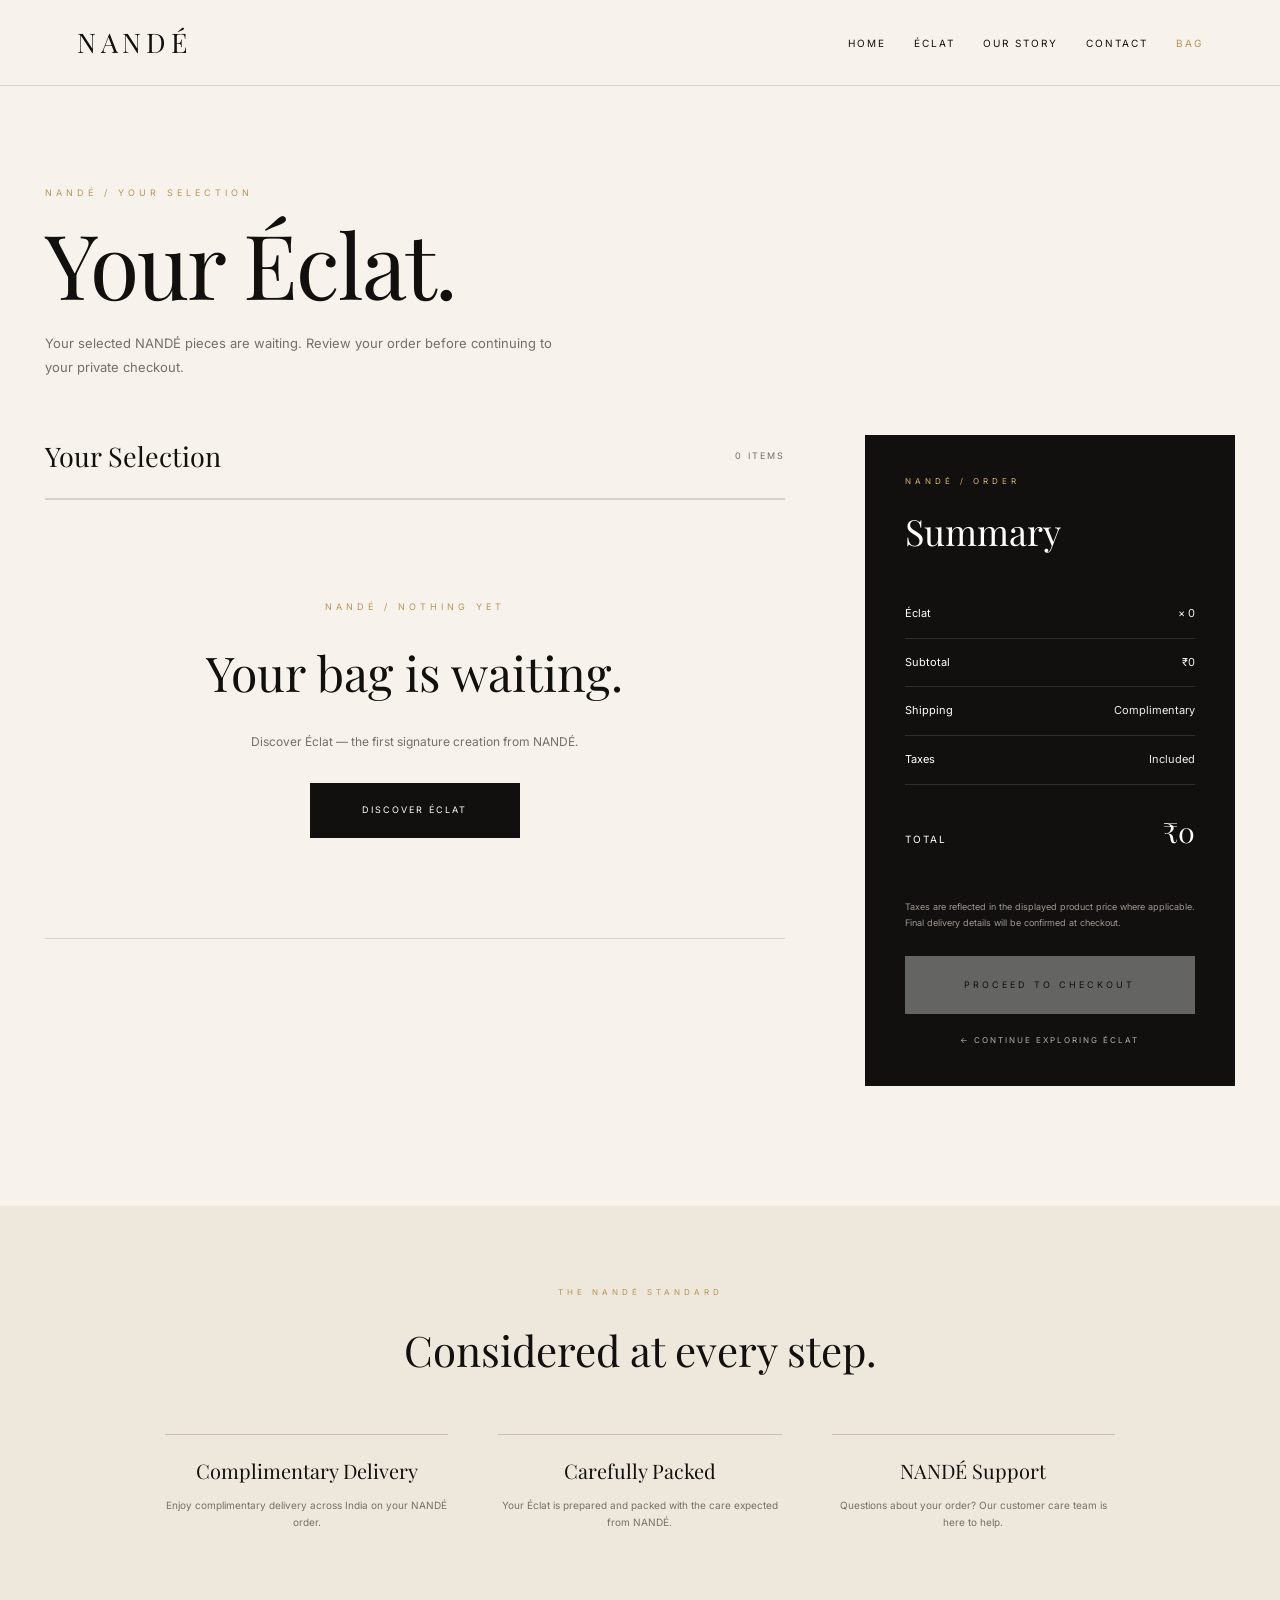
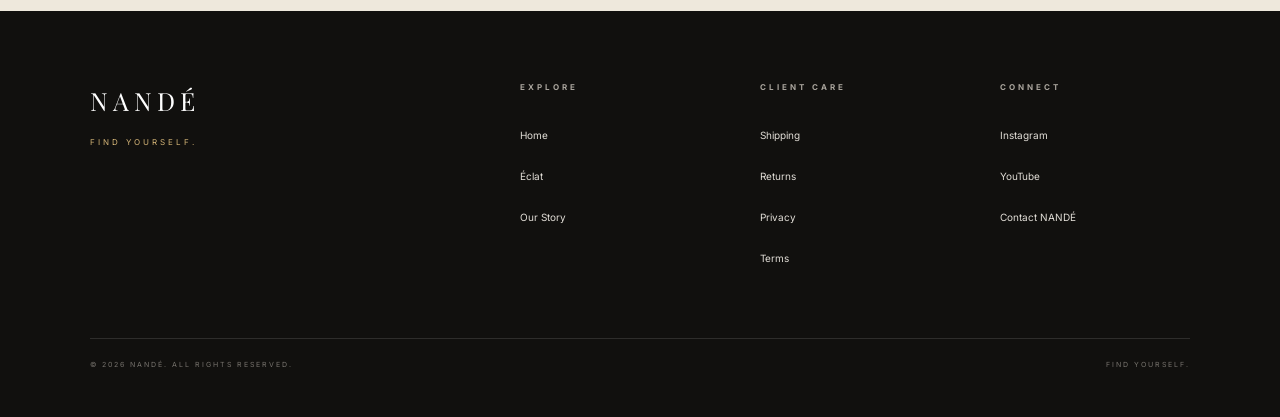
<file: cart.html>
<!DOCTYPE html>
<html lang="en">

<head>

    <meta charset="UTF-8">

    <meta name="viewport" content="width=device-width, initial-scale=1.0">

    <title>Nandé | Your Éclat</title>

    <link rel="stylesheet" href="style.css">

    <link href="https://fonts.googleapis.com/css2?family=Inter:wght@300;400;500;600&family=Playfair+Display:wght@400;500;600&display=swap"
          rel="stylesheet">


    <style>

        /* =====================================================
           NANDÉ CART
        ===================================================== */

        :root {

            --cream: #f7f3ec;
            --cream-dark: #eee8dc;
            --black: #11100e;
            --gold: #b99355;
            --gold-light: #d4b477;
            --text-soft: #756f67;
            --border: rgba(17,16,14,.14);

        }


        * {
            box-sizing: border-box;
        }


        body {

            margin: 0;

            background: var(--cream);

            color: var(--black);

            font-family: "Inter", sans-serif;

            font-weight: 400;

        }


        a {
            text-decoration: none;
            color: inherit;
        }


        button {
            font-family: inherit;
        }


        /* =====================================================
           NAVIGATION
        ===================================================== */

        .cart-navbar {

            height: 86px;

            display: flex;

            align-items: center;

            justify-content: space-between;

            padding: 0 6vw;

            border-bottom: 1px solid var(--border);

            background: rgba(247,243,236,.94);

            backdrop-filter: blur(15px);

            position: sticky;

            top: 0;

            z-index: 100;

        }


        .cart-logo {

            font-family: "Playfair Display", serif;

            font-size: 27px;

            letter-spacing: 5px;

        }


        .cart-nav-right {

            display: flex;

            align-items: center;

            gap: 28px;

            font-size: 10px;

            letter-spacing: 2px;

            text-transform: uppercase;

        }


        .cart-nav-right a {

            transition: .3s ease;

        }


        .cart-nav-right a:hover {

            color: var(--gold);

        }


        .cart-nav-current {

            color: var(--gold);

        }


        /* =====================================================
           PAGE INTRO
        ===================================================== */

        .cart-intro {

            max-width: 1250px;

            margin: auto;

            padding: 100px 30px 55px;

        }


        .cart-overline {

            color: var(--gold);

            font-size: 9px;

            letter-spacing: 4px;

            text-transform: uppercase;

        }


        .cart-intro h1 {

            margin: 20px 0 0;

            font-family: "Playfair Display", serif;

            font-size: clamp(55px, 7vw, 90px);

            font-weight: 400;

            line-height: .95;

            letter-spacing: -2px;

        }


        .cart-intro p {

            max-width: 520px;

            margin-top: 25px;

            color: var(--text-soft);

            font-size: 13px;

            line-height: 1.9;

        }


        /* =====================================================
           MAIN CART AREA
        ===================================================== */

        .cart-main {

            max-width: 1250px;

            margin: auto;

            padding: 0 30px 120px;

            display: grid;

            grid-template-columns: minmax(0, 1.6fr) minmax(340px, .8fr);

            gap: 80px;

            align-items: start;

        }


        /* =====================================================
           LEFT SIDE
        ===================================================== */

        .cart-section-title {

            display: flex;

            justify-content: space-between;

            align-items: center;

            padding-bottom: 20px;

            border-bottom: 1px solid var(--border);

        }


        .cart-section-title h2 {

            margin: 0;

            font-family: "Playfair Display", serif;

            font-weight: 400;

            font-size: 27px;

        }


        .cart-count-label {

            color: var(--text-soft);

            font-size: 9px;

            letter-spacing: 2px;

            text-transform: uppercase;

        }


        /* =====================================================
           PRODUCT CARD
        ===================================================== */

        .cart-product {

            display: grid;

            grid-template-columns: 190px 1fr auto;

            gap: 30px;

            padding: 35px 0;

            border-bottom: 1px solid var(--border);

            align-items: center;

        }


        /* =====================================================
           CSS PRODUCT BOTTLE
        ===================================================== */

        .cart-product-visual {

            width: 190px;

            height: 220px;

            background: #eee8dc;

            display: flex;

            align-items: center;

            justify-content: center;

            position: relative;

            overflow: hidden;

        }


        .cart-product-visual::before {

            content: "";

            position: absolute;

            width: 150px;

            height: 150px;

            border-radius: 50%;

            background: radial-gradient(

                circle,

                rgba(255,255,255,.9),

                transparent 70%

            );

        }


        .mini-bottle {

            width: 75px;

            height: 150px;

            position: relative;

            z-index: 2;

        }


        .mini-pump {

            position: absolute;

            top: -23px;

            left: 50%;

            transform: translateX(-50%);

            width: 42px;

            height: 32px;

        }


        .mini-pump-top {

            width: 42px;

            height: 16px;

            background: #f7f7f5;

            border-radius: 4px;

        }


        .mini-pump-neck {

            width: 25px;

            height: 17px;

            margin: -1px auto 0;

            background: linear-gradient(

                90deg,

                #865426,

                #d4aa63,

                #8d5728

            );

        }


        .mini-bottle-body {

            width: 75px;

            height: 150px;

            border: 1px solid rgba(255,255,255,.9);

            border-radius: 4px 4px 9px 9px;

            background: linear-gradient(

                90deg,

                rgba(255,255,255,.8),

                rgba(255,255,255,.2),

                rgba(255,255,255,.8)

            );

            box-shadow:

                inset 3px 0 5px rgba(255,255,255,.7),

                0 15px 25px rgba(0,0,0,.12);

            display: flex;

            align-items: center;

            justify-content: center;

            text-align: center;

        }


        .mini-bottle-content {

            font-family: "Playfair Display", serif;

            font-size: 9px;

            letter-spacing: 2px;

        }


        .mini-bottle-content strong {

            display: block;

            color: var(--gold);

            font-size: 10px;

            margin-top: 10px;

            letter-spacing: 2px;

        }


        /* =====================================================
           PRODUCT INFORMATION
        ===================================================== */

        .cart-product-info {

            min-width: 0;

        }


        .cart-product-chapter {

            color: var(--gold);

            font-size: 8px;

            letter-spacing: 3px;

            text-transform: uppercase;

        }


        .cart-product-info h3 {

            margin: 12px 0 6px;

            font-family: "Playfair Display", serif;

            font-size: 27px;

            font-weight: 400;

        }


        .cart-product-subtitle {

            color: var(--text-soft);

            font-size: 10px;

            letter-spacing: 2px;

            text-transform: uppercase;

        }


        .cart-product-description {

            max-width: 430px;

            margin-top: 20px;

            color: var(--text-soft);

            font-size: 11px;

            line-height: 1.8;

        }


        .cart-product-price {

            margin-top: 20px;

            font-family: "Playfair Display", serif;

            font-size: 20px;

        }


        /* =====================================================
           QUANTITY
        ===================================================== */

        .cart-product-actions {

            display: flex;

            flex-direction: column;

            align-items: flex-end;

            gap: 22px;

        }


        .quantity-label {

            color: var(--text-soft);

            font-size: 8px;

            letter-spacing: 2px;

            text-transform: uppercase;

        }


        .quantity-control {

            display: flex;

            align-items: center;

            border: 1px solid #c9c1b5;

        }


        .quantity-control button {

            width: 34px;

            height: 36px;

            border: 0;

            background: transparent;

            cursor: pointer;

            font-size: 15px;

            transition: .2s;

        }


        .quantity-control button:hover {

            background: #e8e0d4;

        }


        .quantity-number {

            width: 38px;

            text-align: center;

            font-size: 11px;

        }


        .remove-product {

            border: 0;

            background: transparent;

            color: #8a8379;

            cursor: pointer;

            font-size: 8px;

            letter-spacing: 2px;

            text-transform: uppercase;

            padding: 0;

        }


        .remove-product:hover {

            color: #a44a3f;

        }


        /* =====================================================
           ORDER SUMMARY
        ===================================================== */

        .order-summary {

            background: var(--black);

            color: white;

            padding: 40px;

            position: sticky;

            top: 115px;

        }


        .summary-overline {

            color: var(--gold-light);

            font-size: 8px;

            letter-spacing: 4px;

            text-transform: uppercase;

        }


        .order-summary h2 {

            margin: 15px 0 30px;

            font-family: "Playfair Display", serif;

            font-weight: 400;

            font-size: 36px;

        }


        .summary-line {

            display: flex;

            justify-content: space-between;

            padding: 15px 0;

            border-bottom: 1px solid rgba(255,255,255,.12);

            font-size: 11px;

        }


        .summary-line span:last-child {

            color: #eee;

        }


        .summary-note {

            margin-top: 20px;

            color: #9f9a92;

            font-size: 9px;

            line-height: 1.7;

        }


        .summary-total {

            display: flex;

            justify-content: space-between;

            align-items: baseline;

            padding: 25px 0;

        }


        .summary-total span:first-child {

            font-size: 10px;

            letter-spacing: 2px;

            text-transform: uppercase;

        }


        .summary-total span:last-child {

            font-family: "Playfair Display", serif;

            font-size: 28px;

        }


        /* =====================================================
           CHECKOUT BUTTON
        ===================================================== */

        .checkout-button {

            width: 100%;

            min-height: 58px;

            border: 0;

            background: white;

            color: var(--black);

            cursor: pointer;

            font-size: 9px;

            letter-spacing: 3px;

            text-transform: uppercase;

            transition: .35s ease;

        }


        .checkout-button:hover {

            background: var(--gold);

            color: white;

        }


        .continue-shopping {

            display: block;

            margin-top: 20px;

            text-align: center;

            color: #b4aea5;

            font-size: 8px;

            letter-spacing: 2px;

            text-transform: uppercase;

            transition: .3s;

        }


        .continue-shopping:hover {

            color: white;

        }


        /* =====================================================
           EMPTY CART
        ===================================================== */

        .empty-cart {

            padding: 100px 30px;

            text-align: center;

            border-top: 1px solid var(--border);

            border-bottom: 1px solid var(--border);

        }


        .empty-cart-label {

            color: var(--gold);

            font-size: 9px;

            letter-spacing: 4px;

        }


        .empty-cart h2 {

            margin: 20px 0;

            font-family: "Playfair Display", serif;

            font-weight: 400;

            font-size: 48px;

        }


        .empty-cart p {

            max-width: 400px;

            margin: auto;

            color: var(--text-soft);

            font-size: 12px;

            line-height: 1.8;

        }


        .empty-cart-button {

            display: inline-flex;

            margin-top: 30px;

            min-width: 210px;

            height: 55px;

            align-items: center;

            justify-content: center;

            background: var(--black);

            color: white;

            font-size: 9px;

            letter-spacing: 2px;

            text-transform: uppercase;

        }


        /* =====================================================
           NANDÉ PROMISE
        ===================================================== */

        .cart-promise {

            background: var(--cream-dark);

            padding: 80px 30px;

            text-align: center;

        }


        .cart-promise-label {

            color: var(--gold);

            font-size: 8px;

            letter-spacing: 4px;

        }


        .cart-promise h2 {

            margin: 18px 0 50px;

            font-family: "Playfair Display", serif;

            font-weight: 400;

            font-size: 42px;

        }


        .promise-grid {

            max-width: 950px;

            margin: auto;

            display: grid;

            grid-template-columns: repeat(3,1fr);

            gap: 50px;

        }


        .promise-item {

            padding-top: 20px;

            border-top: 1px solid #c9c0b3;

        }


        .promise-item strong {

            display: block;

            font-family: "Playfair Display", serif;

            font-weight: 400;

            font-size: 20px;

        }


        .promise-item p {

            margin-top: 10px;

            color: var(--text-soft);

            font-size: 10px;

            line-height: 1.7;

        }


        /* =====================================================
           FOOTER
        ===================================================== */

        .cart-footer {

            background: var(--black);

            color: white;

            padding: 70px 7vw 25px;

        }


        .footer-grid {

            display: grid;

            grid-template-columns: 2fr 1fr 1fr 1fr;

            gap: 50px;

            max-width: 1250px;

            margin: auto;

        }


        .footer-brand h2 {

            font-family: "Playfair Display", serif;

            font-weight: 400;

            letter-spacing: 5px;

            font-size: 25px;

        }


        .footer-brand p {

            margin-top: 15px;

            color: var(--gold-light);

            font-size: 8px;

            letter-spacing: 3px;

        }


        .footer-column h3 {

            color: #aaa59d;

            font-size: 8px;

            letter-spacing: 3px;

            text-transform: uppercase;

            margin-bottom: 20px;

        }


        .footer-column a {

            display: block;

            color: #e2ded7;

            font-size: 10px;

            margin-bottom: 12px;

        }


        .footer-column a:hover {

            color: var(--gold-light);

        }


        .footer-bottom {

            max-width: 1250px;

            margin: 60px auto 0;

            padding-top: 20px;

            border-top: 1px solid rgba(255,255,255,.12);

            display: flex;

            justify-content: space-between;

            color: #77736d;

            font-size: 7px;

            letter-spacing: 2px;

        }


        /* =====================================================
           MOBILE
        ===================================================== */

        @media (max-width: 900px) {

            .cart-main {

                grid-template-columns: 1fr;

                gap: 60px;

            }


            .order-summary {

                position: static;

            }


            .footer-grid {

                grid-template-columns: 1fr 1fr;

            }

        }


        @media (max-width: 650px) {

            .cart-navbar {

                padding: 0 20px;

            }


            .cart-nav-right a:not(.cart-nav-current) {

                display: none;

            }


            .cart-intro {

                padding: 70px 20px 40px;

            }


            .cart-main {

                padding: 0 20px 80px;

            }


            .cart-product {

                grid-template-columns: 110px 1fr;

                gap: 18px;

                align-items: start;

            }


            .cart-product-visual {

                width: 110px;

                height: 150px;

            }


            .mini-bottle {

                transform: scale(.7);

            }


            .cart-product-actions {

                grid-column: 2;

                align-items: flex-start;

                flex-direction: row;

                flex-wrap: wrap;

                gap: 15px;

            }


            .cart-product-info h3 {

                font-size: 21px;

            }


            .order-summary {

                padding: 30px 25px;

            }


            .promise-grid {

                grid-template-columns: 1fr;

                gap: 30px;

            }


            .footer-grid {

                grid-template-columns: 1fr;

            }


            .footer-bottom {

                flex-direction: column;

                gap: 10px;

            }

        }

    </style>

</head>


<body>


<!-- =====================================================
     NAVIGATION
===================================================== -->

<header class="cart-navbar">


    <a href="index.html" class="cart-logo">

        NANDÉ

    </a>


    <div class="cart-nav-right">

        <a href="index.html">
            Home
        </a>

        <a href="shop.html">
            Éclat
        </a>

        <a href="about.html">
            Our Story
        </a>

        <a href="contact.html">
            Contact
        </a>

        <a href="cart.html"
           class="cart-nav-current">

            Bag

        </a>

    </div>


</header>



<!-- =====================================================
     INTRO
===================================================== -->

<section class="cart-intro">

    <div class="cart-overline">

        NANDÉ / YOUR SELECTION

    </div>


    <h1>

        Your Éclat.

    </h1>


    <p>

        Your selected NANDÉ pieces are waiting.

        Review your order before continuing to

        your private checkout.

    </p>

</section>



<!-- =====================================================
     CART
===================================================== -->

<main class="cart-main">


    <!-- LEFT -->

    <section>


        <div class="cart-section-title">

            <h2>
                Your Selection
            </h2>

            <span class="cart-count-label"
                  id="cartCountLabel">

                0 Items

            </span>

        </div>


        <div id="cartItems">

            <!-- Loaded by JavaScript -->

        </div>


    </section>



    <!-- RIGHT -->

    <aside>


        <div class="order-summary">


            <div class="summary-overline">

                NANDÉ / ORDER

            </div>


            <h2>

                Summary

            </h2>


            <div class="summary-line">

                <span>
                    Éclat
                </span>

                <span id="summaryQuantity">
                    × 0
                </span>

            </div>


            <div class="summary-line">

                <span>
                    Subtotal
                </span>

                <span id="subtotal">
                    ₹0
                </span>

            </div>


            <div class="summary-line">

                <span>
                    Shipping
                </span>

                <span>
                    Complimentary
                </span>

            </div>


            <div class="summary-line">

                <span>
                    Taxes
                </span>

                <span>
                    Included
                </span>

            </div>


            <div class="summary-total">

                <span>
                    Total
                </span>

                <span id="total">
                    ₹0
                </span>

            </div>


            <div class="summary-note">

                Taxes are reflected in the displayed product

                price where applicable. Final delivery details

                will be confirmed at checkout.

            </div>


            <br>


            <button class="checkout-button"
                    id="checkoutButton"
                    onclick="goToCheckout()">

                Proceed to Checkout

            </button>


            <a href="shop.html"
               class="continue-shopping">

                ← Continue Exploring Éclat

            </a>


        </div>


    </aside>


</main>



<!-- =====================================================
     NANDÉ PROMISE
===================================================== -->

<section class="cart-promise">


    <div class="cart-promise-label">

        THE NANDÉ STANDARD

    </div>


    <h2>

        Considered at every step.

    </h2>


    <div class="promise-grid">


        <div class="promise-item">

            <strong>
                Complimentary Delivery
            </strong>

            <p>

                Enjoy complimentary delivery

                across India on your NANDÉ order.

            </p>

        </div>


        <div class="promise-item">

            <strong>
                Carefully Packed
            </strong>

            <p>

                Your Éclat is prepared and packed

                with the care expected from NANDÉ.

            </p>

        </div>


        <div class="promise-item">

            <strong>
                NANDÉ Support
            </strong>

            <p>

                Questions about your order?

                Our customer care team is here to help.

            </p>

        </div>


    </div>


</section>



<!-- =====================================================
     FOOTER
===================================================== -->

<footer class="cart-footer">


    <div class="footer-grid">


        <div class="footer-brand">

            <h2>
                NANDÉ
            </h2>

            <p>
                FIND YOURSELF.
            </p>

        </div>


        <div class="footer-column">

            <h3>
                Explore
            </h3>

            <a href="index.html">
                Home
            </a>

            <a href="shop.html">
                Éclat
            </a>

            <a href="about.html">
                Our Story
            </a>

        </div>


        <div class="footer-column">

            <h3>
                Client Care
            </h3>

            <a href="#">
                Shipping
            </a>

            <a href="#">
                Returns
            </a>

            <a href="#">
                Privacy
            </a>

            <a href="#">
                Terms
            </a>

        </div>


        <div class="footer-column">

            <h3>
                Connect
            </h3>

            <a href="#">
                Instagram
            </a>

            <a href="#">
                YouTube
            </a>

            <a href="contact.html">
                Contact NANDÉ
            </a>

        </div>


    </div>


    <div class="footer-bottom">

        <span>
            © 2026 NANDÉ. ALL RIGHTS RESERVED.
        </span>

        <span>
            FIND YOURSELF.
        </span>

    </div>


</footer>



<!-- =====================================================
     CART JAVASCRIPT
===================================================== -->

<script>


/* =====================================================
   LOAD CART
===================================================== */


let cart = JSON.parse(

    localStorage.getItem("cart")

) || [];



const cartItems = document.getElementById("cartItems");



/* =====================================================
   FORMAT PRICE
===================================================== */


function formatPrice(price) {

    return "₹" + Number(price).toLocaleString("en-IN");

}



/* =====================================================
   RENDER CART
===================================================== */


function renderCart() {


    cartItems.innerHTML = "";


    let subtotal = 0;

    let totalQuantity = 0;



    /* =================================================
       EMPTY CART
    ================================================= */


    if (cart.length === 0) {


        cartItems.innerHTML = `

            <div class="empty-cart">

                <div class="empty-cart-label">

                    NANDÉ / NOTHING YET

                </div>

                <h2>

                    Your bag is waiting.

                </h2>

                <p>

                    Discover Éclat — the first signature

                    creation from NANDÉ.

                </p>

                <a href="shop.html"
                   class="empty-cart-button">

                    Discover Éclat

                </a>

            </div>

        `;


        updateSummary(0, 0);


        return;

    }



    /* =================================================
       PRODUCTS
    ================================================= */


    cart.forEach((item, index) => {


        const quantity = Number(item.quantity) || 1;


        const price = Number(

            String(item.price)

                .replace(/[₹,]/g, "")

        ) || 1999;



        subtotal += price * quantity;


        totalQuantity += quantity;



        cartItems.innerHTML += `

            <article class="cart-product">


                <div class="cart-product-visual">


                    <div class="mini-bottle">


                        <div class="mini-pump">

                            <div class="mini-pump-top"></div>

                            <div class="mini-pump-neck"></div>

                        </div>


                        <div class="mini-bottle-body">

                            <div class="mini-bottle-content">

                                NANDÉ

                                <strong>
                                    ÉCLAT
                                </strong>

                                40 ML

                            </div>

                        </div>


                    </div>


                </div>



                <div class="cart-product-info">


                    <div class="cart-product-chapter">

                        CHAPTER I

                    </div>


                    <h3>

                        ÉCLAT

                    </h3>


                    <div class="cart-product-subtitle">

                        Adaptive Skin Tint · 40 ML

                    </div>


                    <p class="cart-product-description">

                        A lightweight colour-adaptive complexion

                        cream designed for a natural-looking finish.

                    </p>


                    <div class="cart-product-price">

                        ${formatPrice(price)}

                    </div>


                </div>



                <div class="cart-product-actions">


                    <div>

                        <div class="quantity-label">

                            Quantity

                        </div>


                        <div class="quantity-control">


                            <button onclick="decreaseQuantity(${index})">

                                −

                            </button>


                            <span class="quantity-number">

                                ${quantity}

                            </span>


                            <button onclick="increaseQuantity(${index})">

                                +

                            </button>


                        </div>

                    </div>


                    <button class="remove-product"
                            onclick="removeItem(${index})">

                        Remove

                    </button>


                </div>


            </article>

        `;

    });



    updateSummary(

        subtotal,

        totalQuantity

    );

}



/* =====================================================
   SUMMARY
===================================================== */


function updateSummary(

    subtotal,

    totalQuantity

) {


    document.getElementById("subtotal").textContent =

        formatPrice(subtotal);



    document.getElementById("total").textContent =

        formatPrice(subtotal);



    document.getElementById("summaryQuantity").textContent =

        "× " + totalQuantity;



    document.getElementById("cartCountLabel").textContent =

        totalQuantity +

        (totalQuantity === 1 ? " Item" : " Items");



    const checkoutButton =

        document.getElementById("checkoutButton");



    if (totalQuantity === 0) {

        checkoutButton.disabled = true;

        checkoutButton.style.opacity = ".35";

        checkoutButton.style.cursor = "not-allowed";

    }

    else {

        checkoutButton.disabled = false;

        checkoutButton.style.opacity = "1";

        checkoutButton.style.cursor = "pointer";

    }

}



/* =====================================================
   INCREASE
===================================================== */


function increaseQuantity(index) {


    if (!cart[index]) return;


    cart[index].quantity =

        (Number(cart[index].quantity) || 1) + 1;


    saveCart();

}



/* =====================================================
   DECREASE
===================================================== */


function decreaseQuantity(index) {


    if (!cart[index]) return;


    let quantity =

        Number(cart[index].quantity) || 1;


    if (quantity > 1) {

        quantity--;

    }


    cart[index].quantity = quantity;


    saveCart();

}



/* =====================================================
   REMOVE
===================================================== */


function removeItem(index) {


    cart.splice(index, 1);


    saveCart();

}



/* =====================================================
   SAVE
===================================================== */


function saveCart() {


    localStorage.setItem(

        "cart",

        JSON.stringify(cart)

    );


    renderCart();

}



/* =====================================================
   CHECKOUT
===================================================== */


function goToCheckout() {


    if (cart.length === 0) {

        return;

    }


    window.location.href = "checkout.html";

}



/* =====================================================
   INITIALIZE
===================================================== */


renderCart();


</script>


</body>

</html>
</file>
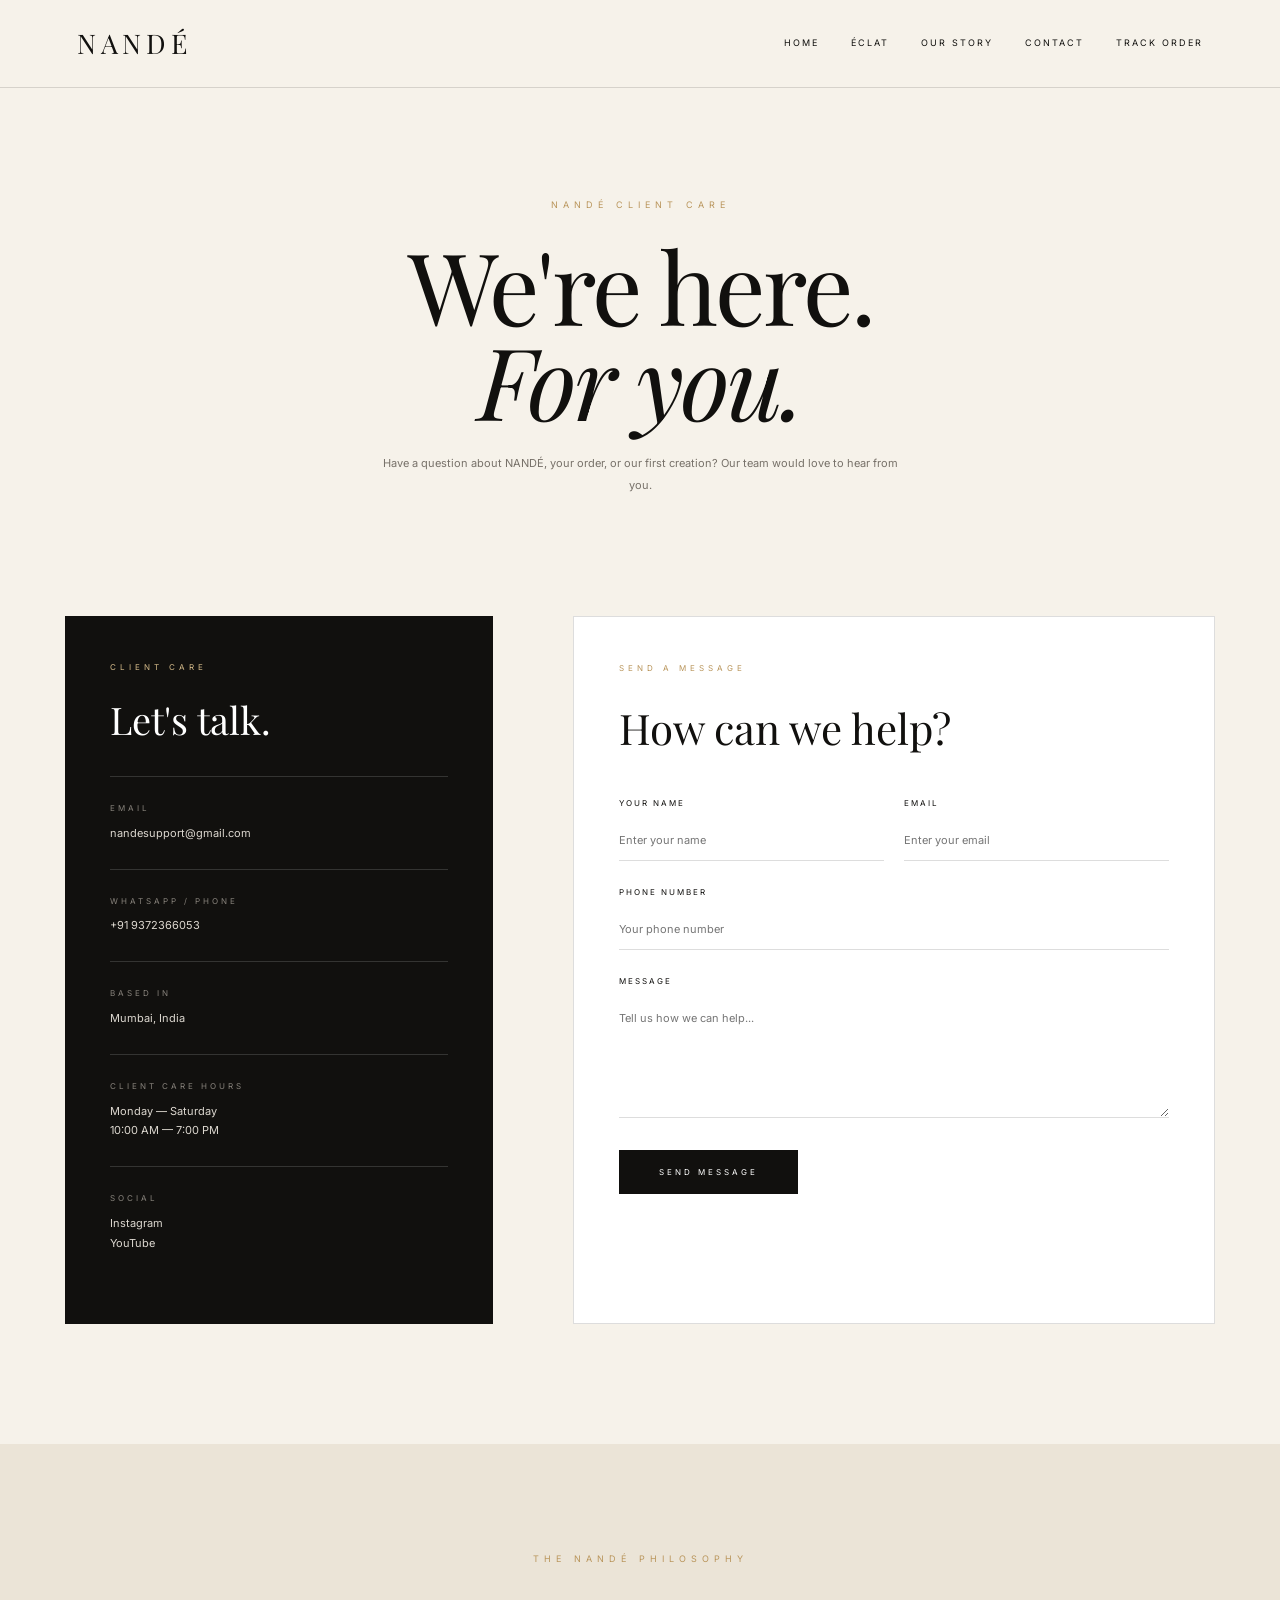
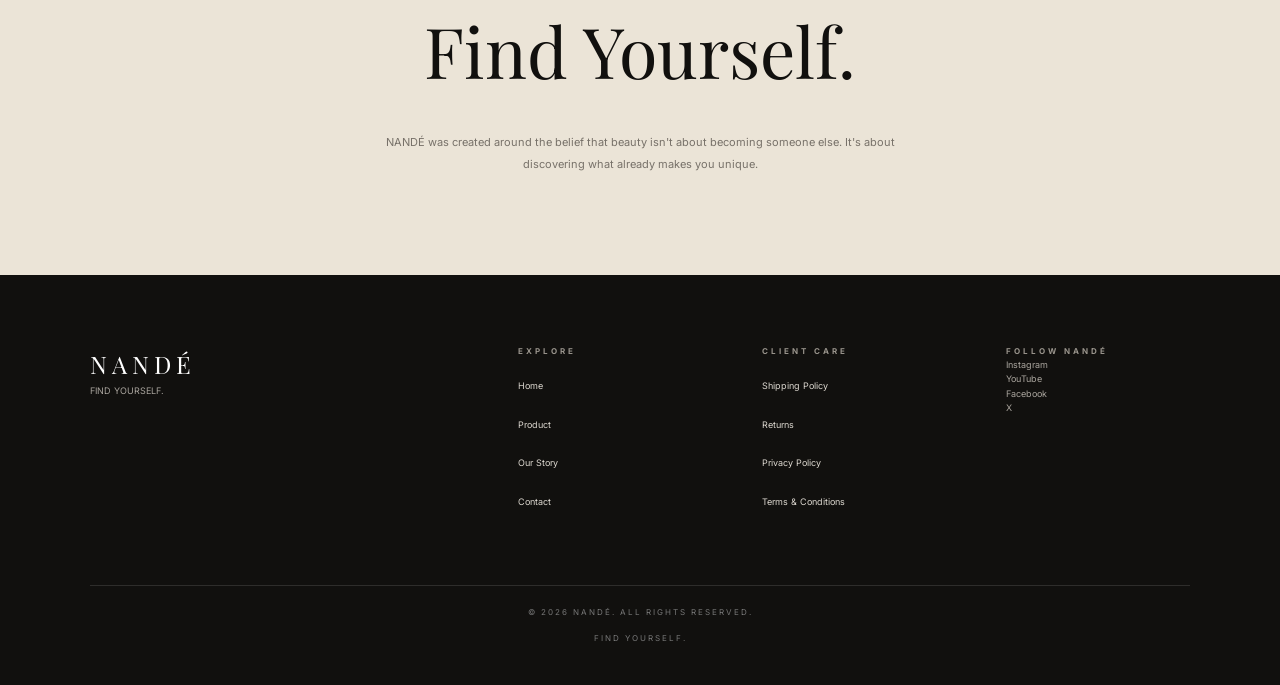
<file: contact.html>
<!DOCTYPE html>
<html lang="en">

<head>

<meta charset="UTF-8">

<meta name="viewport" content="width=device-width, initial-scale=1.0">

<title>NANDÉ | Contact</title>

<link rel="stylesheet" href="style.css">

<link href="https://fonts.googleapis.com/css2?family=Inter:wght@300;400;500;500;600&family=Playfair+Display:wght@400;500;600&display=swap"
rel="stylesheet">


<style>

/* =====================================================
   NANDÉ CONTACT PAGE
===================================================== */

:root {

    --cream: #f6f2ea;
    --cream-dark: #ebe4d7;
    --black: #11100e;
    --gold: #b9955b;
    --gold-light: #d5bb8a;
    --muted: #777169;
    --border: rgba(17,16,14,.14);

}


* {

    box-sizing: border-box;

}


body {

    margin: 0;

    background: var(--cream);

    color: var(--black);

    font-family: "Inter", sans-serif;

}


a {

    color: inherit;

    text-decoration: none;

}


/* =====================================================
   NAVBAR
===================================================== */

.header {

    height: 88px;

    padding: 0 6vw;

    display: flex;

    align-items: center;

    justify-content: space-between;

    border-bottom: 1px solid var(--border);

    background: rgba(246,242,234,.97);

    position: sticky;

    top: 0;

    z-index: 100;

}


.header h1 {

    font-family: "Playfair Display", serif;

    font-size: 27px;

    font-weight: 400;

    letter-spacing: 5px;

    margin: 0;

}


.header nav {

    display: flex;

    gap: 32px;

}


.header nav a {

    font-size: 9px;

    letter-spacing: 2px;

    text-transform: uppercase;

}


.header nav a:hover {

    color: var(--gold);

}



/* =====================================================
   HERO
===================================================== */

.contact-hero {

    text-align: center;

    padding: 110px 25px 80px;

}


.contact-label {

    color: var(--gold);

    font-size: 9px;

    letter-spacing: 5px;

    text-transform: uppercase;

}


.contact-hero h2 {

    font-family: "Playfair Display", serif;

    font-size: clamp(55px,8vw,100px);

    font-weight: 400;

    line-height: .95;

    letter-spacing: -3px;

    margin: 25px 0;

}


.contact-hero h2 em {

    display: block;

}


.contact-hero p {

    max-width: 520px;

    margin: auto;

    color: var(--muted);

    font-size: 11px;

    line-height: 2;

}



/* =====================================================
   CONTACT AREA
===================================================== */

.contact-area {

    max-width: 1200px;

    margin: auto;

    padding: 40px 25px 120px;

    display: grid;

    grid-template-columns: .8fr 1.2fr;

    gap: 80px;

}


/* =====================================================
   CONTACT INFORMATION
===================================================== */

.contact-info {

    padding: 45px;

    background: var(--black);

    color: white;

}


.contact-info-label {

    color: var(--gold-light);

    font-size: 8px;

    letter-spacing: 4px;

    text-transform: uppercase;

}


.contact-info h3 {

    font-family: "Playfair Display", serif;

    font-size: 38px;

    font-weight: 400;

    line-height: 1.1;

    margin: 25px 0 35px;

}


.contact-item {

    border-top: 1px solid rgba(255,255,255,.15);

    padding: 25px 0;

}


.contact-item span {

    display: block;

    color: #88837c;

    font-size: 8px;

    letter-spacing: 3px;

    text-transform: uppercase;

    margin-bottom: 9px;

}


.contact-item p {

    margin: 0;

    color: #ddd8d0;

    font-size: 11px;

    line-height: 1.8;

}


.contact-item a:hover {

    color: var(--gold-light);

}



/* =====================================================
   FORM
===================================================== */

.contact-form {

    padding: 45px;

    background: white;

    border: 1px solid var(--border);

}


.contact-form-label {

    color: var(--gold);

    font-size: 8px;

    letter-spacing: 4px;

    text-transform: uppercase;

}


.contact-form h3 {

    font-family: "Playfair Display", serif;

    font-size: 42px;

    font-weight: 400;

    margin: 20px 0 35px;

}


.form-row {

    display: grid;

    grid-template-columns: 1fr 1fr;

    gap: 20px;

}


.form-group {

    margin-bottom: 25px;

}


.form-group label {

    display: block;

    font-size: 8px;

    letter-spacing: 2px;

    text-transform: uppercase;

    margin-bottom: 10px;

}


.form-group input,
.form-group textarea {

    width: 100%;

    border: none;

    border-bottom: 1px solid var(--border);

    background: transparent;

    padding: 13px 0;

    outline: none;

    font-family: "Inter", sans-serif;

    font-size: 11px;

    color: var(--black);

}


.form-group textarea {

    height: 120px;

    resize: vertical;

}


.form-group input:focus,
.form-group textarea:focus {

    border-bottom: 1px solid var(--gold);

}


.submit-btn {

    border: none;

    background: var(--black);

    color: white;

    padding: 17px 40px;

    font-size: 8px;

    letter-spacing: 3px;

    text-transform: uppercase;

    cursor: pointer;

    transition: .3s;

}


.submit-btn:hover {

    background: var(--gold);

}



/* =====================================================
   BRAND MESSAGE
===================================================== */

.contact-message {

    background: var(--cream-dark);

    text-align: center;

    padding: 100px 25px;

}


.contact-message span {

    color: var(--gold);

    font-size: 9px;

    letter-spacing: 5px;

}


.contact-message h2 {

    font-family: "Playfair Display", serif;

    font-size: clamp(40px,6vw,70px);

    font-weight: 400;

    margin: 25px 0;

}


.contact-message p {

    max-width: 550px;

    margin: auto;

    color: var(--muted);

    font-size: 11px;

    line-height: 2;

}



/* =====================================================
   FOOTER
===================================================== */

footer {

    background: var(--black);

    color: white;

    padding: 70px 7vw 20px;

}


.footer-container {

    max-width: 1200px;

    margin: auto;

    display: grid;

    grid-template-columns: 2fr 1fr 1fr 1fr;

    gap: 60px;

}


.footer-container h2 {

    font-family: "Playfair Display", serif;

    font-weight: 400;

    letter-spacing: 5px;

}


.footer-container h3 {

    color: #99948c;

    font-size: 8px;

    letter-spacing: 3px;

    text-transform: uppercase;

}


.footer-container p {

    color: #aaa59e;

    font-size: 9px;

}


.footer-container ul {

    list-style: none;

    padding: 0;

}


.footer-container li {

    margin: 13px 0;

}


.footer-container a {

    color: #ddd8d0;

    font-size: 9px;

}


.footer-container a:hover {

    color: var(--gold-light);

}


footer hr {

    max-width: 1200px;

    margin: 60px auto 0;

    border: none;

    border-top: 1px solid rgba(255,255,255,.12);

}



/* =====================================================
   MOBILE
===================================================== */

@media(max-width:850px) {

    .header {

        padding: 0 20px;

    }


    .header nav {

        display: none;

    }


    .contact-area {

        grid-template-columns: 1fr;

        gap: 30px;

    }


    .footer-container {

        grid-template-columns: 1fr 1fr;

    }

}


@media(max-width:550px) {

    .form-row {

        grid-template-columns: 1fr;

        gap: 0;

    }


    .contact-info,
    .contact-form {

        padding: 30px;

    }


    .footer-container {

        grid-template-columns: 1fr;

    }

}

</style>

</head>



<body>



<!-- =====================================================
     NAVBAR
===================================================== -->

<header class="header">


    <h1>
        NANDÉ
    </h1>


    <nav>

        <a href="index.html">
            Home
        </a>

        <a href="shop.html">
            Éclat
        </a>

        <a href="about.html">
            Our Story
        </a>

        <a href="contact.html">
            Contact
        </a>

        <a href="track.html">
            Track Order
        </a>

    </nav>


</header>



<!-- =====================================================
     HERO
===================================================== -->

<section class="contact-hero">


    <div class="contact-label">
        NANDÉ CLIENT CARE
    </div>


    <h2>

        We're here.

        <em>
            For you.
        </em>

    </h2>


    <p>

        Have a question about NANDÉ, your order,
        or our first creation? Our team would love
        to hear from you.

    </p>


</section>



<!-- =====================================================
     CONTACT AREA
===================================================== -->

<section class="contact-area">



    <!-- CONTACT INFORMATION -->

    <div class="contact-info">


        <div class="contact-info-label">
            CLIENT CARE
        </div>


        <h3>
            Let's talk.
        </h3>



        <div class="contact-item">

            <span>
                Email
            </span>

            <p>

                <a href="mailto:nandesupport@gmail.com">
                    nandesupport@gmail.com
                </a>

            </p>

        </div>



        <div class="contact-item">

            <span>
                WhatsApp / Phone
            </span>

            <p>

                <a href="tel:+919372366053">
                    +91 9372366053
                </a>

            </p>

        </div>



        <div class="contact-item">

            <span>
                Based In
            </span>

            <p>
                Mumbai, India
            </p>

        </div>



        <div class="contact-item">

            <span>
                Client Care Hours
            </span>

            <p>

                Monday — Saturday<br>

                10:00 AM — 7:00 PM

            </p>

        </div>



        <div class="contact-item">

            <span>
                Social
            </span>

            <p>

                Instagram<br>
                YouTube

            </p>

        </div>


    </div>



    <!-- CONTACT FORM -->

    <div class="contact-form">


        <div class="contact-form-label">
            SEND A MESSAGE
        </div>


        <h3>
            How can we help?
        </h3>



        <form
            onsubmit="sendMessage(event)">


            <div class="form-row">


                <div class="form-group">

                    <label>
                        Your Name
                    </label>

                    <input
                        type="text"
                        id="contactName"
                        placeholder="Enter your name"
                        required>

                </div>



                <div class="form-group">

                    <label>
                        Email
                    </label>

                    <input
                        type="email"
                        id="contactEmail"
                        placeholder="Enter your email"
                        required>

                </div>


            </div>



            <div class="form-group">

                <label>
                    Phone Number
                </label>

                <input
                    type="tel"
                    id="contactPhone"
                    placeholder="Your phone number">

            </div>



            <div class="form-group">

                <label>
                    Message
                </label>

                <textarea
                    id="contactMessage"
                    placeholder="Tell us how we can help..."
                    required></textarea>

            </div>



            <button
                type="submit"
                class="submit-btn">

                Send Message

            </button>


        </form>


    </div>


</section>



<!-- =====================================================
     BRAND MESSAGE
===================================================== -->

<section class="contact-message">


    <span>
        THE NANDÉ PHILOSOPHY
    </span>


    <h2>
        Find Yourself.
    </h2>


    <p>

        NANDÉ was created around the belief
        that beauty isn't about becoming someone
        else. It's about discovering what already
        makes you unique.

    </p>


</section>



<!-- =====================================================
     FOOTER
===================================================== -->

<footer>


<div class="footer-container">


    <div>

        <h2>
            NANDÉ
        </h2>

        <p>
            FIND YOURSELF.
        </p>

    </div>



    <div>

        <h3>
            Explore
        </h3>


        <ul>

            <li>
                <a href="index.html">
                    Home
                </a>
            </li>

            <li>
                <a href="shop.html">
                    Product
                </a>
            </li>

            <li>
                <a href="about.html">
                    Our Story
                </a>
            </li>

            <li>
                <a href="contact.html">
                    Contact
                </a>
            </li>

        </ul>

    </div>



    <div>

        <h3>
            Client Care
        </h3>


        <ul>

            <li>
                <a href="#">
                    Shipping Policy
                </a>
            </li>

            <li>
                <a href="#">
                    Returns
                </a>
            </li>

            <li>
                <a href="#">
                    Privacy Policy
                </a>
            </li>

            <li>
                <a href="#">
                    Terms & Conditions
                </a>
            </li>

        </ul>

    </div>



    <div>

        <h3>
            Follow NANDÉ
        </h3>


        <p>
            Instagram
        </p>

        <p>
            YouTube
        </p>

        <p>
            Facebook
        </p>

        <p>
            X
        </p>

    </div>


</div>



<hr>


<p style="
text-align:center;
padding:20px;
color:#777;
font-size:8px;
letter-spacing:2px;
">

© 2026 NANDÉ. ALL RIGHTS RESERVED.

<br><br>

FIND YOURSELF.

</p>


</footer>



<script>

/* =====================================================
   CONTACT FORM
===================================================== */

function sendMessage(event) {

    event.preventDefault();


    const name =
        document.getElementById("contactName").value.trim();

    const email =
        document.getElementById("contactEmail").value.trim();

    const phone =
        document.getElementById("contactPhone").value.trim();

    const message =
        document.getElementById("contactMessage").value.trim();


    if (!name || !email || !message) {

        alert("Please complete the required fields.");

        return;

    }


    /*
       Currently this is a frontend-only form.

       No API or external service is connected.

       You can later connect this to your preferred
       email/contact system.
    */


    alert(
        "Thank you, " +
        name +
        ". The NANDÉ team will get back to you soon."
    );


    document.querySelector("form").reset();

}

</script>



</body>

</html>
</file>
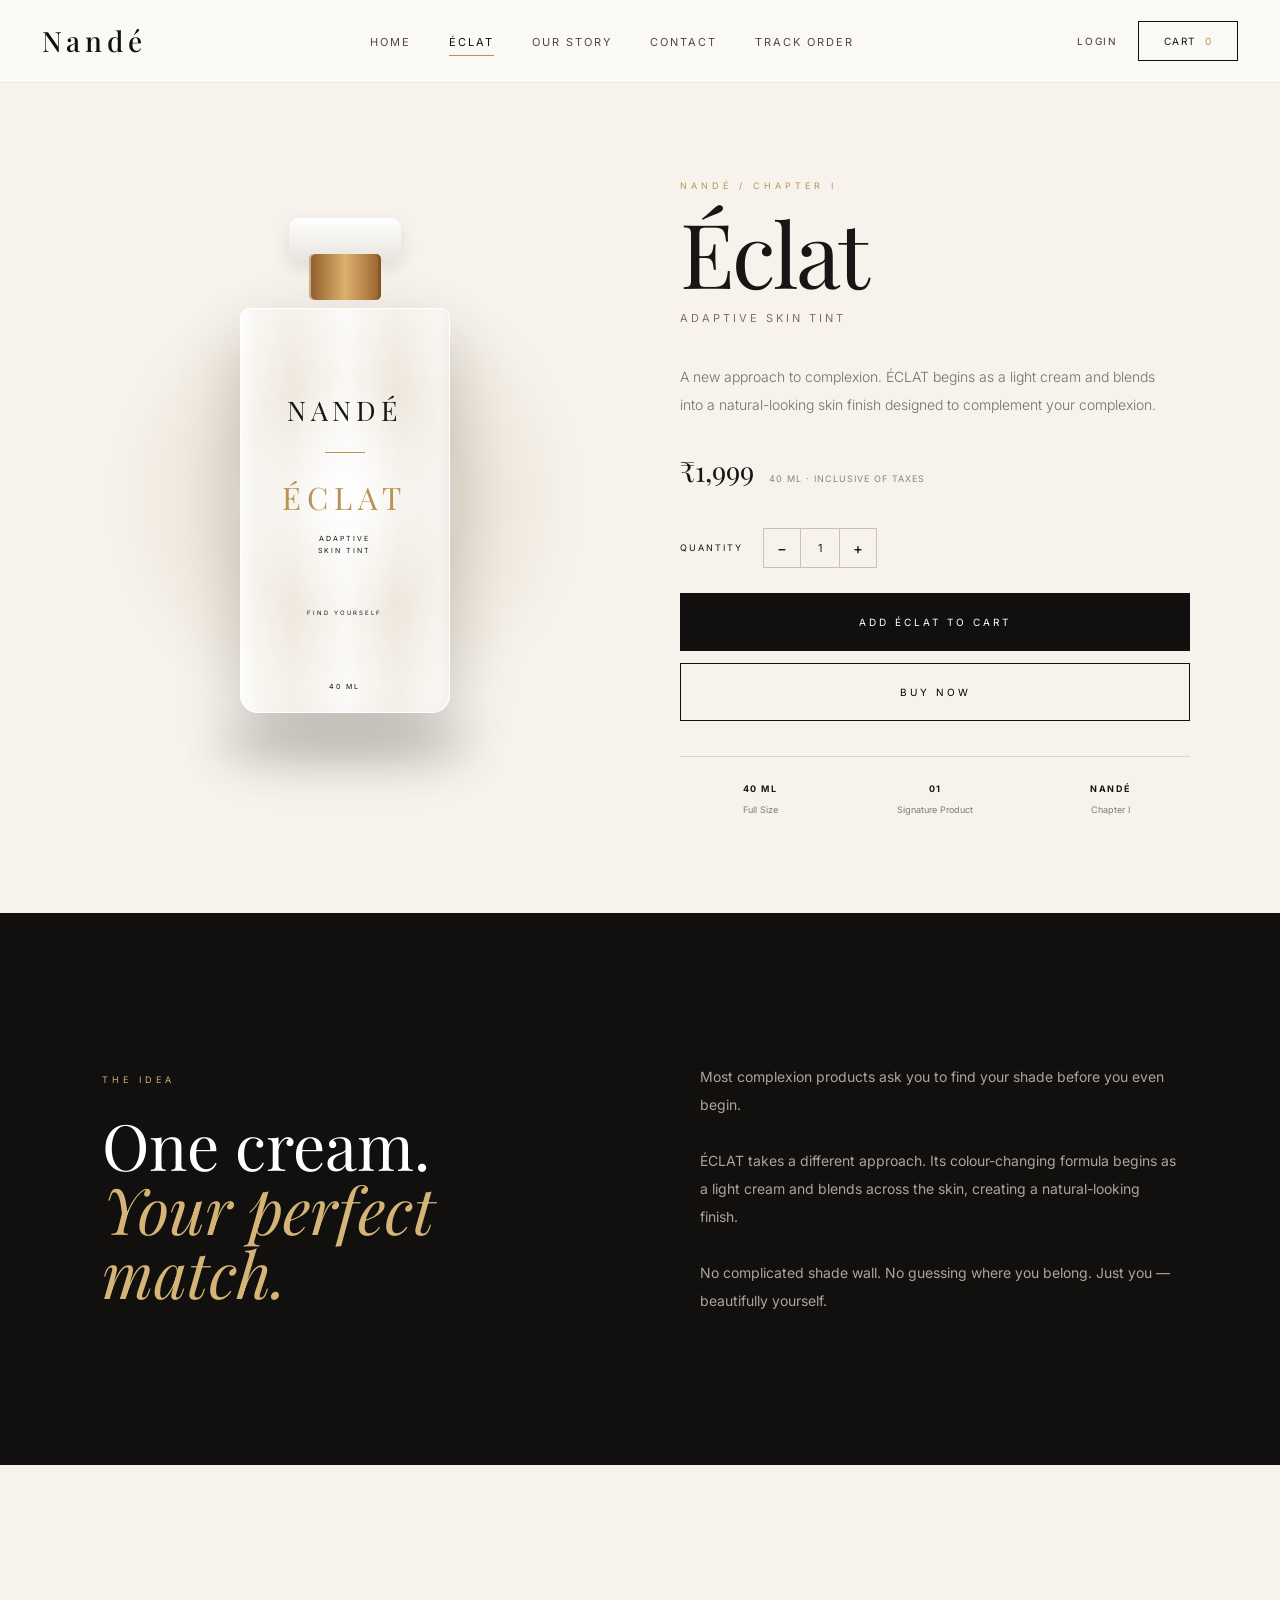
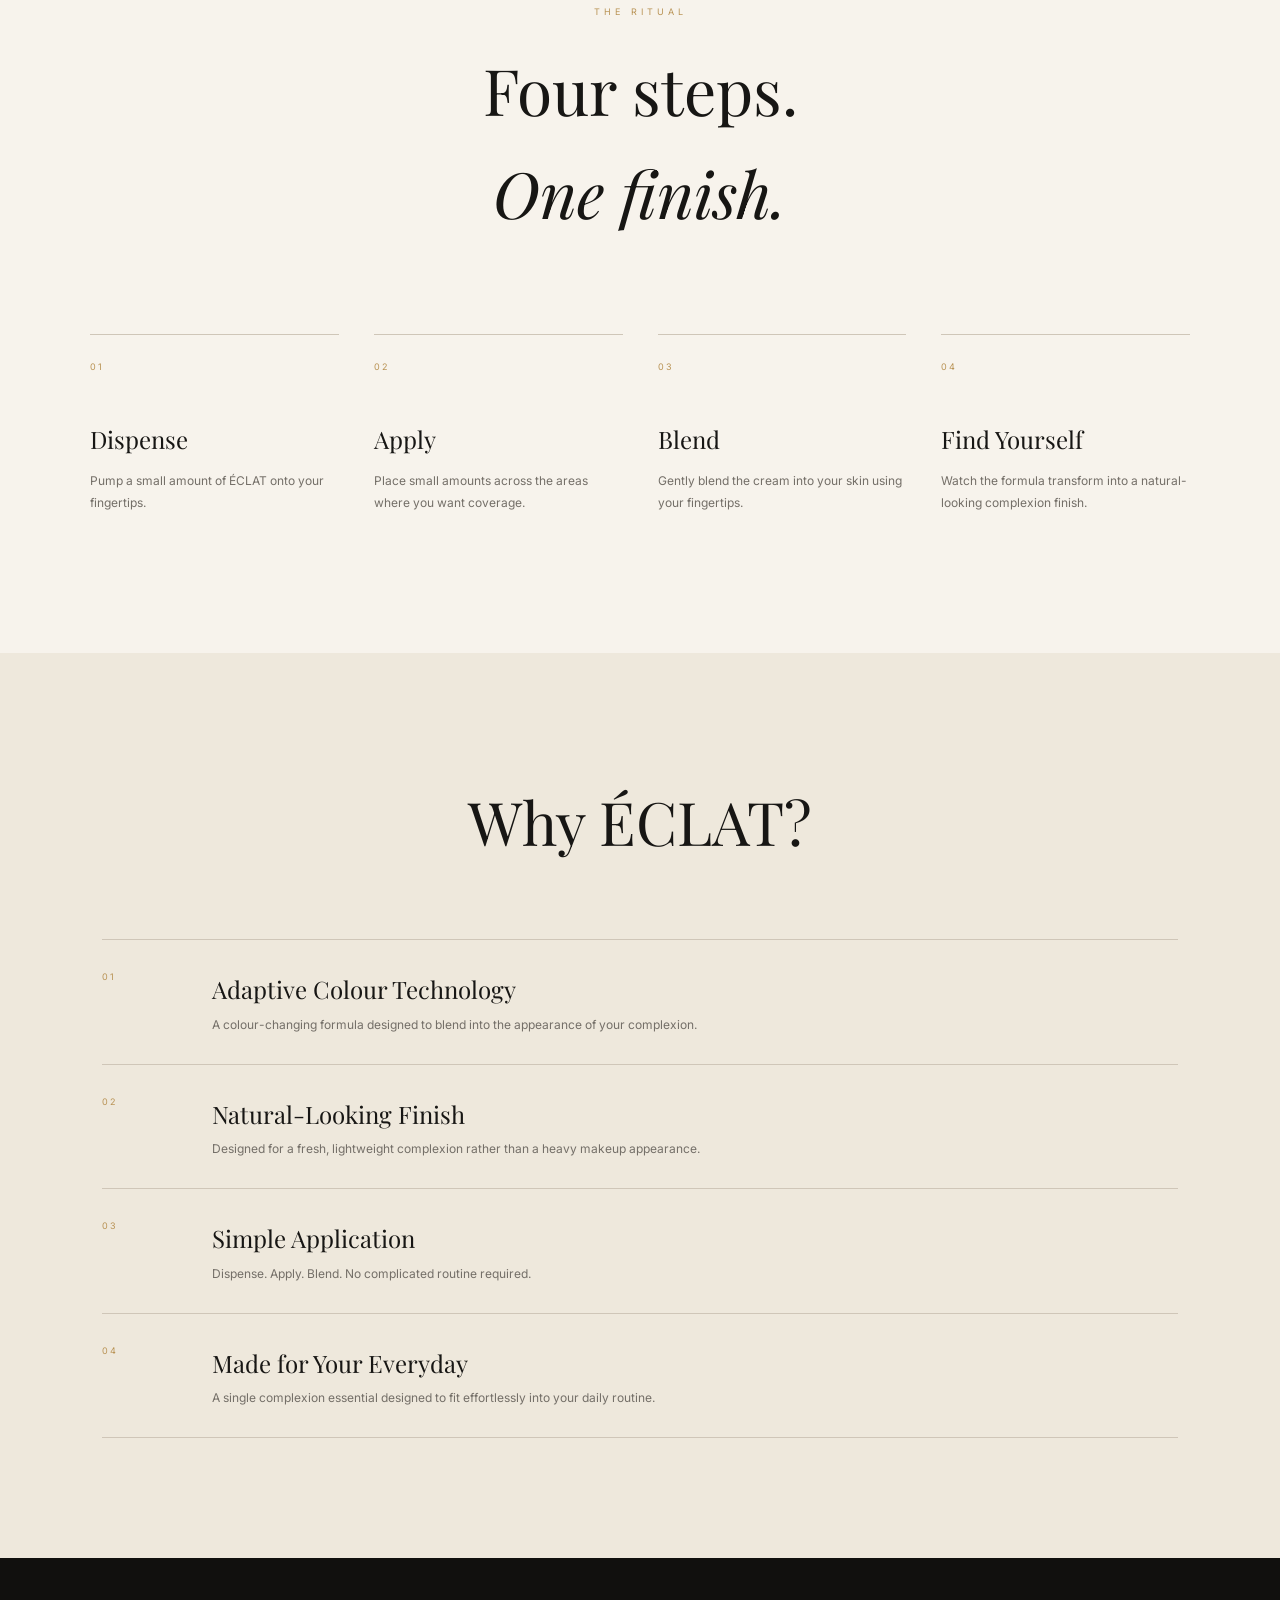
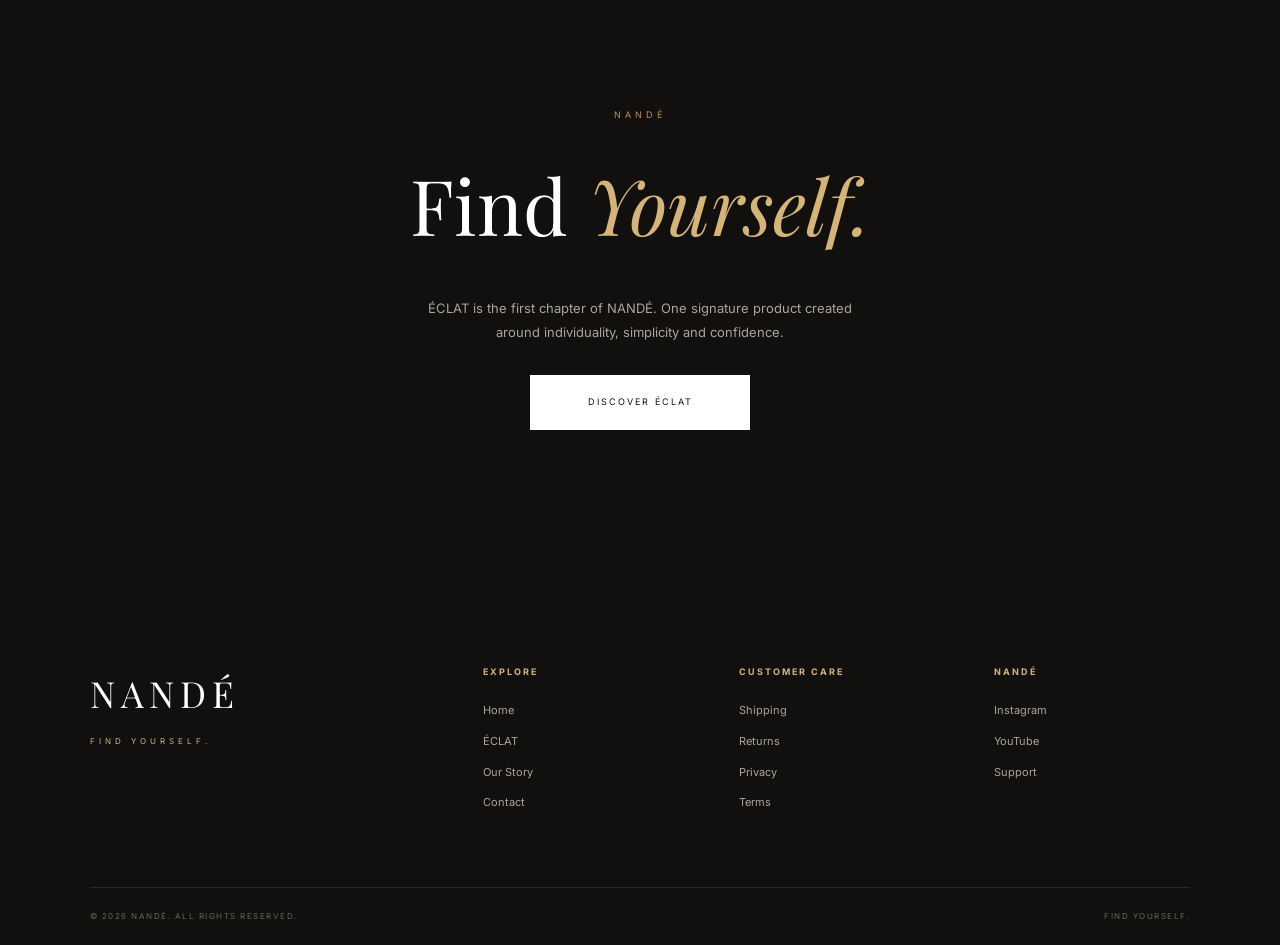
<file: shop.html>
<!DOCTYPE html>
<html lang="en">

<head>

    <meta charset="UTF-8">

    <meta name="viewport"
          content="width=device-width, initial-scale=1.0">

    <title>Nandé | ÉCLAT — Adaptive Skin Tint</title>

    <link rel="stylesheet" href="style.css">

    <link href="https://fonts.googleapis.com/css2?family=Inter:wght@300;400;500;600&family=Playfair+Display:wght@400;500;600&display=swap"
          rel="stylesheet">

    <style>

        /* =====================================================
           NANDÉ ÉCLAT PRODUCT PAGE
        ===================================================== */

        .product-page {

            background: #f7f3ec;

        }


        /* =====================================================
           PRODUCT HERO
        ===================================================== */

        .product-hero {

            min-height: calc(100vh - 116px);

            display: grid;

            grid-template-columns: 1fr 1fr;

            align-items: center;

            gap: 80px;

            max-width: 1400px;

            margin: auto;

            padding: 90px 7vw;

        }


        /* =====================================================
           PRODUCT DISPLAY
        ===================================================== */

        .product-display {

            min-height: 650px;

            display: flex;

            align-items: center;

            justify-content: center;

            position: relative;

        }

        .product-display::before {

            content: "";

            position: absolute;

            width: 480px;

            height: 480px;

            border-radius: 50%;

            background:

                radial-gradient(

                    circle,

                    rgba(255,255,255,.95),

                    rgba(220,207,188,.45),

                    transparent 70%

                );

        }


        /* =====================================================
           CSS BOTTLE
        ===================================================== */

        .shop-bottle {

            width: 210px;

            height: 430px;

            position: relative;

            z-index: 2;

            animation: shopBottleFloat 6s ease-in-out infinite;

        }

        @keyframes shopBottleFloat {

            0%,
            100% {

                transform: translateY(0);

            }

            50% {

                transform: translateY(-12px);

            }

        }


        .shop-bottle-pump {

            position: absolute;

            top: -65px;

            left: 50%;

            transform: translateX(-50%);

            width: 112px;

            height: 82px;

            z-index: 4;

        }

        .shop-pump-top {

            position: absolute;

            top: 0;

            left: 0;

            width: 112px;

            height: 42px;

            border-radius: 10px 10px 4px 4px;

            background:

                linear-gradient(

                    180deg,

                    #ffffff,

                    #e9e5df

                );

            box-shadow:

                0 7px 18px rgba(0,0,0,.10);

        }

        .shop-pump-neck {

            position: absolute;

            bottom: 0;

            left: 20px;

            width: 72px;

            height: 46px;

            border-radius: 5px;

            background:

                linear-gradient(

                    90deg,

                    #8e5b2b,

                    #dcb16c,

                    #99612d

                );

            box-shadow:

                inset 2px 0 rgba(255,255,255,.5),

                inset -3px 0 rgba(0,0,0,.15);

        }


        .shop-bottle-body {

            position: absolute;

            bottom: 0;

            left: 0;

            width: 210px;

            height: 405px;

            border-radius: 9px 9px 18px 18px;

            border: 1px solid rgba(255,255,255,.9);

            background:

                linear-gradient(

                    90deg,

                    rgba(255,255,255,.65),

                    rgba(255,255,255,.18),

                    rgba(255,255,255,.75),

                    rgba(255,255,255,.15),

                    rgba(255,255,255,.6)

                );

            box-shadow:

                inset 6px 0 12px rgba(255,255,255,.6),

                inset -5px 0 10px rgba(0,0,0,.04),

                0 35px 65px rgba(0,0,0,.18);

            backdrop-filter: blur(6px);

        }


        .shop-bottle-content {

            position: absolute;

            inset: 0;

            display: flex;

            flex-direction: column;

            align-items: center;

            justify-content: center;

            text-align: center;

            padding-bottom: 15px;

        }

        .shop-bottle-brand {

            font-family: "Playfair Display", serif;

            font-size: 27px;

            letter-spacing: 5px;

        }

        .shop-bottle-divider {

            width: 40px;

            height: 1px;

            background: #b99355;

            margin: 20px 0;

        }

        .shop-bottle-name {

            font-family: "Playfair Display", serif;

            font-size: 31px;

            letter-spacing: 6px;

            color: #b99355;

        }

        .shop-bottle-type {

            margin-top: 10px;

            font-size: 7px;

            letter-spacing: 2px;

            line-height: 1.8;

            text-transform: uppercase;

        }

        .shop-bottle-tagline {

            margin-top: 50px;

            font-size: 6px;

            letter-spacing: 2px;

            text-transform: uppercase;

        }

        .shop-bottle-size {

            position: absolute;

            bottom: 20px;

            font-size: 7px;

            letter-spacing: 2px;

        }


        .bottle-shadow {

            position: absolute;

            bottom: 65px;

            width: 260px;

            height: 30px;

            background: rgba(0,0,0,.18);

            filter: blur(20px);

            border-radius: 50%;

        }


        /* =====================================================
           PRODUCT INFORMATION
        ===================================================== */

        .product-information {

            max-width: 570px;

        }

        .product-label {

            color: #b99355;

            font-size: 9px;

            letter-spacing: 4px;

            text-transform: uppercase;

        }

        .product-information h1 {

            margin-top: 20px;

            font-family: "Playfair Display", serif;

            font-weight: 400;

            font-size: clamp(60px, 7vw, 105px);

            line-height: .88;

            letter-spacing: -3px;

        }

        .product-name-subtitle {

            margin-top: 18px;

            color: #806f5c;

            font-size: 11px;

            letter-spacing: 3px;

            text-transform: uppercase;

        }

        .product-intro {

            margin-top: 35px;

            max-width: 480px;

            color: #746f68;

            font-size: 14px;

            line-height: 2;

            font-weight: 300;

        }


        /* =====================================================
           PRICE
        ===================================================== */

        .product-price {

            margin-top: 30px;

            display: flex;

            align-items: baseline;

            gap: 15px;

        }

        .price-main {

            font-family: "Playfair Display", serif;

            font-size: 28px;

        }

        .price-note {

            color: #8a847c;

            font-size: 9px;

            letter-spacing: 1px;

        }


        /* =====================================================
           QUANTITY
        ===================================================== */

        .quantity-area {

            margin-top: 35px;

            display: flex;

            align-items: center;

            gap: 20px;

        }

        .quantity-label {

            font-size: 9px;

            letter-spacing: 2px;

            text-transform: uppercase;

        }

        .quantity-control {

            display: flex;

            border: 1px solid #c9c1b5;

        }

        .quantity-control button {

            width: 36px;

            height: 38px;

            background: transparent;

            cursor: pointer;

            font-size: 15px;

        }

        .quantity-control span {

            width: 40px;

            height: 38px;

            display: flex;

            align-items: center;

            justify-content: center;

            font-size: 11px;

            border-left: 1px solid #c9c1b5;

            border-right: 1px solid #c9c1b5;

        }


        /* =====================================================
           ADD TO CART
        ===================================================== */

        .shop-add-cart {

            margin-top: 25px;

            width: 100%;

            min-height: 58px;

            background: #11100e;

            color: white;

            cursor: pointer;

            font-size: 10px;

            letter-spacing: 3px;

            text-transform: uppercase;

            transition: .35s ease;

        }

        .shop-add-cart:hover {

            background: #b99355;

            transform: translateY(-2px);

        }


        .buy-now {

            margin-top: 12px;

            width: 100%;

            min-height: 58px;

            background: transparent;

            border: 1px solid #11100e;

            cursor: pointer;

            font-size: 10px;

            letter-spacing: 3px;

            text-transform: uppercase;

            transition: .35s ease;

        }

        .buy-now:hover {

            background: #11100e;

            color: white;

        }


        /* =====================================================
           PRODUCT TRUST
        ===================================================== */

        .product-trust {

            margin-top: 35px;

            padding-top: 25px;

            border-top: 1px solid rgba(20,19,17,.12);

            display: grid;

            grid-template-columns: repeat(3,1fr);

            gap: 15px;

        }

        .trust-item {

            text-align: center;

        }

        .trust-item strong {

            display: block;

            font-size: 9px;

            letter-spacing: 1.5px;

            text-transform: uppercase;

        }

        .trust-item span {

            display: block;

            margin-top: 6px;

            color: #807970;

            font-size: 9px;

        }


        /* =====================================================
           PRODUCT STORY
        ===================================================== */

        .product-story {

            background: #11100e;

            color: white;

            padding: 150px 8vw;

            display: grid;

            grid-template-columns: 1fr 1fr;

            gap: 120px;

            align-items: center;

        }

        .story-label {

            color: #d4b477;

            font-size: 9px;

            letter-spacing: 4px;

            text-transform: uppercase;

        }

        .product-story h2 {

            margin-top: 25px;

            font-family: "Playfair Display", serif;

            font-size: clamp(48px, 5vw, 76px);

            font-weight: 400;

            line-height: 1;

        }

        .product-story h2 em {

            color: #d4b477;

        }

        .story-text {

            color: #aaa59d;

            font-size: 14px;

            line-height: 2;

            max-width: 500px;

        }


        /* =====================================================
           HOW IT WORKS
        ===================================================== */

        .product-how {

            background: #f7f3ec;

            padding: 140px 7vw;

            text-align: center;

        }

        .product-how-label {

            color: #b99355;

            font-size: 9px;

            letter-spacing: 4px;

            text-transform: uppercase;

        }

        .product-how h2 {

            margin-top: 20px;

            font-family: "Playfair Display", serif;

            font-weight: 400;

            font-size: clamp(45px, 5vw, 72px);

        }

        .how-grid {

            max-width: 1200px;

            margin: 90px auto 0;

            display: grid;

            grid-template-columns: repeat(4,1fr);

            gap: 35px;

            text-align: left;

        }

        .how-card {

            padding-top: 25px;

            border-top: 1px solid #cfc6b8;

        }

        .how-number {

            color: #b99355;

            font-size: 9px;

            letter-spacing: 2px;

        }

        .how-card h3 {

            margin-top: 45px;

            font-family: "Playfair Display", serif;

            font-size: 24px;

            font-weight: 400;

        }

        .how-card p {

            margin-top: 12px;

            color: #746f68;

            font-size: 12px;

            line-height: 1.8;

        }


        /* =====================================================
           BENEFITS
        ===================================================== */

        .benefits {

            padding: 120px 8vw;

            background: #eee8dc;

        }

        .benefits-inner {

            max-width: 1100px;

            margin: auto;

        }

        .benefits h2 {

            font-family: "Playfair Display", serif;

            font-size: 60px;

            font-weight: 400;

            text-align: center;

        }

        .benefit-list {

            margin-top: 70px;

            border-top: 1px solid #cfc6b8;

        }

        .benefit {

            display: grid;

            grid-template-columns: 80px 1fr;

            gap: 30px;

            padding: 30px 0;

            border-bottom: 1px solid #cfc6b8;

        }

        .benefit-number {

            color: #b99355;

            font-size: 9px;

            letter-spacing: 2px;

        }

        .benefit h3 {

            font-family: "Playfair Display", serif;

            font-size: 24px;

            font-weight: 400;

        }

        .benefit p {

            margin-top: 6px;

            color: #746f68;

            font-size: 12px;

        }


        /* =====================================================
           FINAL CTA
        ===================================================== */

        .product-final {

            background: #11100e;

            color: white;

            text-align: center;

            padding: 150px 25px;

        }

        .product-final h2 {

            margin-top: 20px;

            font-family: "Playfair Display", serif;

            font-size: clamp(50px, 6vw, 85px);

            font-weight: 400;

        }

        .product-final h2 em {

            color: #d4b477;

        }

        .product-final p {

            max-width: 450px;

            margin: 30px auto;

            color: #aaa59d;

            font-size: 13px;

            line-height: 1.9;

        }

        .final-buy {

            display: inline-flex;

            min-width: 220px;

            min-height: 55px;

            align-items: center;

            justify-content: center;

            background: white;

            color: #11100e;

            font-size: 9px;

            letter-spacing: 2px;

            text-transform: uppercase;

            transition: .35s ease;

        }

        .final-buy:hover {

            background: #b99355;

            color: white;

        }


        /* =====================================================
           MOBILE
        ===================================================== */

        @media (max-width: 850px) {

            .product-hero {

                grid-template-columns: 1fr;

                padding: 80px 25px;

                text-align: center;

            }

            .product-information {

                max-width: 600px;

                margin: auto;

            }

            .product-intro {

                margin-left: auto;

                margin-right: auto;

            }

            .product-display {

                min-height: 550px;

                order: 2;

            }

            .product-information {

                order: 1;

            }

            .quantity-area {

                justify-content: center;

            }

            .product-trust {

                text-align: center;

            }

            .product-story {

                grid-template-columns: 1fr;

                gap: 50px;

                padding: 110px 30px;

                text-align: center;

            }

            .story-text {

                margin: auto;

            }

            .how-grid {

                grid-template-columns: 1fr 1fr;

            }

        }


        @media (max-width: 600px) {

            .product-hero {

                padding: 60px 20px;

            }

            .product-information h1 {

                font-size: 68px;

            }

            .product-display {

                min-height: 480px;

            }

            .shop-bottle {

                transform: scale(.82);

            }

            .product-trust {

                grid-template-columns: 1fr;

                gap: 18px;

            }

            .product-story h2 {

                font-size: 46px;

            }

            .product-how {

                padding: 100px 22px;

            }

            .how-grid {

                grid-template-columns: 1fr;

                margin-top: 60px;

            }

            .how-card {

                padding: 25px 10px;

            }

            .benefits {

                padding: 90px 22px;

            }

            .benefits h2 {

                font-size: 45px;

            }

            .benefit {

                grid-template-columns: 40px 1fr;

                gap: 15px;

            }

        }

    </style>

</head>


<body class="product-page">


<!-- =====================================================
     NAVBAR
===================================================== -->

<header class="site-header">

    <nav class="navbar">

        <div class="logo">

            <a href="index.html">

                Nandé

            </a>

        </div>


        <ul class="nav-links">

            <li>
                <a href="index.html">
                    Home
                </a>
            </li>

            <li>
                <a href="shop.html" class="active">
                    Éclat
                </a>
            </li>

            <li>
                <a href="about.html">
                    Our Story
                </a>
            </li>

            <li>
                <a href="contact.html">
                    Contact
                </a>
            </li>

            <li>
                <a href="track.html">
                    Track Order
                </a>
            </li>

        </ul>


        <div class="nav-buttons">

            <a href="login.html"
               class="login-btn">

                Login

            </a>

            <a href="cart.html"
               class="cart-btn">

                Cart

                <span id="cartCount">
                    0
                </span>

            </a>

        </div>

    </nav>

</header>



<!-- =====================================================
     PRODUCT HERO
===================================================== -->

<main>


<section class="product-hero">


    <!-- PRODUCT -->

    <div class="product-display">


        <div class="bottle-shadow"></div>


        <div class="shop-bottle">


            <div class="shop-bottle-pump">

                <div class="shop-pump-top"></div>

                <div class="shop-pump-neck"></div>

            </div>


            <div class="shop-bottle-body">


                <div class="shop-bottle-content">


                    <div class="shop-bottle-brand">

                        NANDÉ

                    </div>


                    <div class="shop-bottle-divider"></div>


                    <div class="shop-bottle-name">

                        ÉCLAT

                    </div>


                    <div class="shop-bottle-type">

                        ADAPTIVE<br>

                        SKIN TINT

                    </div>


                    <div class="shop-bottle-tagline">

                        FIND YOURSELF

                    </div>


                    <div class="shop-bottle-size">

                        40 ML

                    </div>


                </div>


            </div>


        </div>


    </div>



    <!-- INFORMATION -->

    <div class="product-information">


        <div class="product-label">

            NANDÉ / CHAPTER I

        </div>


        <h1>

            Éclat

        </h1>


        <div class="product-name-subtitle">

            Adaptive Skin Tint

        </div>


        <p class="product-intro">

            A new approach to complexion.

            ÉCLAT begins as a light cream and blends into

            a natural-looking skin finish designed to

            complement your complexion.

        </p>


        <div class="product-price">

            <span class="price-main">

                ₹1,999

            </span>

            <span class="price-note">

                40 ML · INCLUSIVE OF TAXES

            </span>

        </div>


        <!-- QUANTITY -->

        <div class="quantity-area">

            <span class="quantity-label">

                Quantity

            </span>


            <div class="quantity-control">

                <button onclick="changeQuantity(-1)">

                    −

                </button>


                <span id="quantity">

                    1

                </span>


                <button onclick="changeQuantity(1)">

                    +

                </button>

            </div>

        </div>


        <!-- BUTTONS -->

        <button class="shop-add-cart"
                onclick="addToCart()">

            Add ÉCLAT to Cart

        </button>


        <button class="buy-now"
                onclick="buyNow()">

            Buy Now

        </button>


        <!-- TRUST -->

        <div class="product-trust">


            <div class="trust-item">

                <strong>
                    40 ML
                </strong>

                <span>
                    Full Size
                </span>

            </div>


            <div class="trust-item">

                <strong>
                    01
                </strong>

                <span>
                    Signature Product
                </span>

            </div>


            <div class="trust-item">

                <strong>
                    NANDÉ
                </strong>

                <span>
                    Chapter I
                </span>

            </div>


        </div>


    </div>


</section>



<!-- =====================================================
     PRODUCT STORY
===================================================== -->

<section class="product-story">


    <div>

        <div class="story-label">

            THE IDEA

        </div>


        <h2>

            One cream.<br>

            <em>Your perfect match.</em>

        </h2>

    </div>


    <div class="story-text">

        <p>

            Most complexion products ask you to find

            your shade before you even begin.

        </p>

        <br>

        <p>

            ÉCLAT takes a different approach.

            Its colour-changing formula begins as a

            light cream and blends across the skin,

            creating a natural-looking finish.

        </p>

        <br>

        <p>

            No complicated shade wall.

            No guessing where you belong.

            Just you — beautifully yourself.

        </p>

    </div>


</section>



<!-- =====================================================
     HOW IT WORKS
===================================================== -->

<section class="product-how">


    <div class="product-how-label">

        THE RITUAL

    </div>


    <h2>

        Four steps.<br>

        <em>One finish.</em>

    </h2>


    <div class="how-grid">


        <div class="how-card">

            <div class="how-number">
                01
            </div>

            <h3>
                Dispense
            </h3>

            <p>

                Pump a small amount of ÉCLAT

                onto your fingertips.

            </p>

        </div>


        <div class="how-card">

            <div class="how-number">
                02
            </div>

            <h3>
                Apply
            </h3>

            <p>

                Place small amounts across

                the areas where you want coverage.

            </p>

        </div>


        <div class="how-card">

            <div class="how-number">
                03
            </div>

            <h3>
                Blend
            </h3>

            <p>

                Gently blend the cream into

                your skin using your fingertips.

            </p>

        </div>


        <div class="how-card">

            <div class="how-number">
                04
            </div>

            <h3>
                Find Yourself
            </h3>

            <p>

                Watch the formula transform

                into a natural-looking complexion finish.

            </p>

        </div>


    </div>


</section>



<!-- =====================================================
     BENEFITS
===================================================== -->

<section class="benefits">


    <div class="benefits-inner">


        <h2>

            Why ÉCLAT?

        </h2>


        <div class="benefit-list">


            <div class="benefit">

                <div class="benefit-number">
                    01
                </div>

                <div>

                    <h3>
                        Adaptive Colour Technology
                    </h3>

                    <p>

                        A colour-changing formula designed

                        to blend into the appearance of your

                        complexion.

                    </p>

                </div>

            </div>


            <div class="benefit">

                <div class="benefit-number">
                    02
                </div>

                <div>

                    <h3>
                        Natural-Looking Finish
                    </h3>

                    <p>

                        Designed for a fresh, lightweight

                        complexion rather than a heavy

                        makeup appearance.

                    </p>

                </div>

            </div>


            <div class="benefit">

                <div class="benefit-number">
                    03
                </div>

                <div>

                    <h3>
                        Simple Application
                    </h3>

                    <p>

                        Dispense. Apply. Blend.

                        No complicated routine required.

                    </p>

                </div>

            </div>


            <div class="benefit">

                <div class="benefit-number">
                    04
                </div>

                <div>

                    <h3>
                        Made for Your Everyday
                    </h3>

                    <p>

                        A single complexion essential

                        designed to fit effortlessly into

                        your daily routine.

                    </p>

                </div>

            </div>


        </div>


    </div>


</section>



<!-- =====================================================
     FINAL CTA
===================================================== -->

<section class="product-final">


    <div class="product-label">

        NANDÉ

    </div>


    <h2>

        Find <em>Yourself.</em>

    </h2>


    <p>

        ÉCLAT is the first chapter of NANDÉ.

        One signature product created around

        individuality, simplicity and confidence.

    </p>


    <a href="#"
       class="final-buy"
       onclick="addToCart(); return false;">

        Discover ÉCLAT

    </a>


</section>


</main>



<!-- =====================================================
     FOOTER
===================================================== -->

<footer class="luxury-footer">


    <div class="footer-main">


        <div class="footer-brand">

            <h2>
                NANDÉ
            </h2>

            <p>
                FIND YOURSELF.
            </p>

        </div>


        <div class="footer-column">

            <h3>
                Explore
            </h3>

            <a href="index.html">
                Home
            </a>

            <a href="shop.html">
                ÉCLAT
            </a>

            <a href="about.html">
                Our Story
            </a>

            <a href="contact.html">
                Contact
            </a>

        </div>


        <div class="footer-column">

            <h3>
                Customer Care
            </h3>

            <a href="#">
                Shipping
            </a>

            <a href="#">
                Returns
            </a>

            <a href="#">
                Privacy
            </a>

            <a href="#">
                Terms
            </a>

        </div>


        <div class="footer-column">

            <h3>
                NANDÉ
            </h3>

            <a href="#">
                Instagram
            </a>

            <a href="#">
                YouTube
            </a>

            <a href="contact.html">
                Support
            </a>

        </div>


    </div>


    <div class="footer-bottom">

        <p>
            © 2026 NANDÉ. ALL RIGHTS RESERVED.
        </p>

        <p>
            FIND YOURSELF.
        </p>

    </div>


</footer>



<!-- =====================================================
     JAVASCRIPT
===================================================== -->

<script>

    let quantity = 1;


    function changeQuantity(amount) {

        quantity += amount;


        if (quantity < 1) {

            quantity = 1;

        }


        if (quantity > 10) {

            quantity = 10;

        }


        document.getElementById("quantity").textContent = quantity;

    }



    function addToCart() {


        let cart = JSON.parse(

            localStorage.getItem("cart")

        ) || [];


        /*
         * Remove any old clothing product
         * from the previous NANDÉ website.
         */

        cart = cart.filter(

            item => item.productId === "eclat-adaptive-skin-tint"

        );


        const existingProduct = cart.find(

            item => item.productId === "eclat-adaptive-skin-tint"

        );


        if (existingProduct) {

            existingProduct.quantity += quantity;

        } else {

            cart.push({

                productId: "eclat-adaptive-skin-tint",

                name: "ÉCLAT — Adaptive Skin Tint",

                price: 1999,

                quantity: quantity,

                image: null

            });

        }


        localStorage.setItem(

            "cart",

            JSON.stringify(cart)

        );


        updateCartCount();


        alert(

            "ÉCLAT has been added to your NANDÉ collection."

        );

    }



    function buyNow() {

        addToCart();

        window.location.href = "cart.html";

    }



    function updateCartCount() {


        const cart = JSON.parse(

            localStorage.getItem("cart")

        ) || [];


        let total = 0;


        cart.forEach(item => {

            total += item.quantity || 1;

        });


        const count = document.getElementById("cartCount");


        if (count) {

            count.textContent = total;

        }

    }


    updateCartCount();

</script>


</body>

</html>
</file>
<file: style.css>
/* =========================================================
   NANDÉ — LUXURY BEAUTY
   FIND YOURSELF.
   Main Brand Stylesheet
========================================================= */


/* =========================================================
   ROOT
========================================================= */

:root {

    --black: #11100e;
    --deep-black: #090908;

    --ivory: #f7f3ec;
    --warm-white: #fbf9f5;
    --cream: #eee8dc;

    --taupe: #b9aa96;
    --brown: #806f5c;

    --gold: #b99355;
    --gold-light: #d4b477;

    --text: #171614;
    --muted: #746f68;
    --border: rgba(23, 22, 20, 0.14);

    --serif: 'Playfair Display', Georgia, serif;
    --sans: 'Inter', Arial, sans-serif;

    --max-width: 1380px;

}


/* =========================================================
   RESET
========================================================= */

* {
    margin: 0;
    padding: 0;
    box-sizing: border-box;
}

html {
    scroll-behavior: smooth;
}

body {

    font-family: var(--sans);

    background: var(--warm-white);

    color: var(--text);

    line-height: 1.6;

    overflow-x: hidden;

}

body,
button,
input {
    font-family: var(--sans);
}

a {
    color: inherit;
    text-decoration: none;
}

button {
    border: none;
}

img {
    max-width: 100%;
    display: block;
}

::selection {
    background: var(--gold);
    color: white;
}


/* =========================================================
   SCROLLBAR
========================================================= */

::-webkit-scrollbar {
    width: 8px;
}

::-webkit-scrollbar-track {
    background: var(--ivory);
}

::-webkit-scrollbar-thumb {
    background: var(--black);
}

::-webkit-scrollbar-thumb:hover {
    background: var(--gold);
}


/* =========================================================
   ANNOUNCEMENT BAR
========================================================= */

.announcement-bar {

    min-height: 34px;

    background: var(--black);

    color: #f5f0e8;

    display: flex;

    justify-content: center;

    align-items: center;

    gap: 14px;

    padding: 8px 20px;

    font-size: 9px;

    letter-spacing: 3px;

    font-weight: 500;

}

.announcement-dot {
    color: var(--gold-light);
}


/* =========================================================
   HEADER / NAVBAR
========================================================= */

.site-header {

    position: sticky;

    top: 0;

    z-index: 1000;

    background: rgba(251, 249, 245, 0.94);

    backdrop-filter: blur(18px);

    -webkit-backdrop-filter: blur(18px);

    border-bottom: 1px solid rgba(20, 19, 17, 0.08);

}

.navbar {

    width: min(100%, var(--max-width));

    min-height: 82px;

    margin: auto;

    padding: 0 42px;

    display: flex;

    align-items: center;

    justify-content: space-between;

}

.logo a {

    font-family: var(--serif);

    font-size: 28px;

    letter-spacing: 5px;

    font-weight: 500;

    color: var(--black);

    transition: .3s ease;

}

.logo a:hover {
    color: var(--gold);
}


.nav-links {

    list-style: none;

    display: flex;

    align-items: center;

    gap: 38px;

}

.nav-links a {

    position: relative;

    font-size: 11px;

    text-transform: uppercase;

    letter-spacing: 2px;

    color: #4e4a45;

    transition: .3s ease;

}

.nav-links a::after {

    content: "";

    position: absolute;

    left: 0;

    bottom: -7px;

    width: 0;

    height: 1px;

    background: var(--gold);

    transition: .3s ease;

}

.nav-links a:hover,
.nav-links a.active {

    color: var(--black);

}

.nav-links a:hover::after,
.nav-links a.active::after {

    width: 100%;

}


.nav-buttons {

    display: flex;

    align-items: center;

    gap: 20px;

}

.login-btn {

    font-size: 10px;

    text-transform: uppercase;

    letter-spacing: 1.8px;

    color: #3e3a35;

    transition: .3s ease;

}

.login-btn:hover {
    color: var(--gold);
}

.cart-btn {

    min-width: 100px;

    padding: 11px 17px;

    border: 1px solid var(--black);

    text-align: center;

    font-size: 10px;

    text-transform: uppercase;

    letter-spacing: 1.5px;

    transition: .35s ease;

}

.cart-btn span {

    margin-left: 5px;

    color: var(--gold);

}

.cart-btn:hover {

    background: var(--black);

    color: white;

}


/* =========================================================
   GENERAL
========================================================= */

section {
    position: relative;
}

.eyebrow {

    font-size: 9px;

    letter-spacing: 4px;

    text-transform: uppercase;

    font-weight: 500;

    color: var(--gold);

}

.gold-line {

    width: 55px;

    height: 1px;

    background: var(--gold);

    margin: 28px 0;

}


/* =========================================================
   BUTTONS
========================================================= */

.btn-primary {

    display: inline-flex;

    align-items: center;

    justify-content: center;

    min-width: 190px;

    padding: 15px 28px;

    background: var(--black);

    color: white;

    border: 1px solid var(--black);

    font-size: 10px;

    text-transform: uppercase;

    letter-spacing: 2px;

    transition: .4s ease;

}

.btn-primary:hover {

    background: var(--gold);

    border-color: var(--gold);

    transform: translateY(-2px);

}

.btn-primary.dark {
    background: var(--black);
}

.btn-text {

    display: inline-flex;

    align-items: center;

    gap: 12px;

    font-size: 10px;

    text-transform: uppercase;

    letter-spacing: 2px;

    color: var(--black);

    transition: .3s ease;

}

.btn-text span {

    font-size: 17px;

    transition: .3s ease;

}

.btn-text:hover {

    color: var(--gold);

}

.btn-text:hover span {
    transform: translateY(4px);
}

.btn-outline {

    display: inline-flex;

    padding: 14px 25px;

    border: 1px solid rgba(255,255,255,.5);

    color: white;

    font-size: 9px;

    text-transform: uppercase;

    letter-spacing: 2px;

    transition: .35s ease;

}

.btn-outline:hover {

    background: white;

    color: var(--black);

}


/* =========================================================
   HERO
========================================================= */

.hero-luxury {

    min-height: calc(100vh - 116px);

    width: 100%;

    max-width: 1500px;

    margin: auto;

    padding: 70px 7vw 90px;

    display: grid;

    grid-template-columns: 1fr 1fr;

    align-items: center;

    gap: 70px;

    background:

        radial-gradient(
            circle at 70% 45%,
            rgba(217, 199, 169, .27),
            transparent 32%
        );

}

.hero-content {

    position: relative;

    z-index: 2;

    padding-left: 3vw;

}

.hero-content h1 {

    margin-top: 22px;

    font-family: var(--serif);

    font-weight: 500;

    font-size: clamp(72px, 9vw, 145px);

    line-height: .82;

    letter-spacing: -5px;

    color: var(--black);

}

.hero-content h1 em {

    font-weight: 400;

    color: var(--brown);

}

.hero-description {

    max-width: 440px;

    margin-top: 36px;

    color: var(--muted);

    font-size: 15px;

    line-height: 1.9;

    font-weight: 300;

}

.hero-actions {

    margin-top: 40px;

    display: flex;

    align-items: center;

    gap: 28px;

}


/* =========================================================
   CSS PRODUCT BOTTLE — HERO
========================================================= */

.hero-product {

    position: relative;

    min-height: 620px;

    display: flex;

    align-items: center;

    justify-content: center;

}

.product-glow {

    position: absolute;

    width: 430px;

    height: 430px;

    border-radius: 50%;

    background:

        radial-gradient(
            circle,
            rgba(255,255,255,.95) 0%,
            rgba(220,207,188,.45) 42%,
            rgba(220,207,188,0) 72%
        );

    filter: blur(3px);

}

.product-stage {

    position: relative;

    width: 360px;

    height: 550px;

    display: flex;

    align-items: center;

    justify-content: center;

}

.product-shadow {

    position: absolute;

    bottom: 42px;

    width: 230px;

    height: 28px;

    border-radius: 50%;

    background: rgba(0,0,0,.18);

    filter: blur(18px);

}


/* HERO BOTTLE */

.cosmetic-bottle {

    position: relative;

    width: 190px;

    height: 390px;

    z-index: 3;

    animation: productFloat 6s ease-in-out infinite;

}

.bottle-pump {

    position: absolute;

    top: -58px;

    left: 50%;

    transform: translateX(-50%);

    width: 104px;

    height: 75px;

    z-index: 4;

}

.pump-neck {

    position: absolute;

    left: 17px;

    bottom: 0;

    width: 70px;

    height: 42px;

    border-radius: 8px 8px 4px 4px;

    background: linear-gradient(
        90deg,
        #a56f32,
        #e4bc76,
        #9b632c
    );

    box-shadow:

        inset 2px 0 rgba(255,255,255,.5),

        inset -3px 0 rgba(0,0,0,.16);

}

.pump-top {

    position: absolute;

    top: 0;

    left: 0;

    width: 104px;

    height: 40px;

    border-radius: 10px 10px 4px 4px;

    background: linear-gradient(
        180deg,
        #fff,
        #e8e4dd
    );

    box-shadow: 0 5px 15px rgba(0,0,0,.1);

}

.bottle-body {

    position: absolute;

    bottom: 0;

    left: 0;

    width: 190px;

    height: 365px;

    border: 1px solid rgba(255,255,255,.85);

    border-radius: 8px 8px 16px 16px;

    background:

        linear-gradient(
            90deg,
            rgba(255,255,255,.55),
            rgba(255,255,255,.15) 18%,
            rgba(255,255,255,.7) 52%,
            rgba(255,255,255,.1) 85%,
            rgba(255,255,255,.5)
        ),

        rgba(245,241,232,.7);

    box-shadow:

        inset 5px 0 10px rgba(255,255,255,.5),

        inset -5px 0 10px rgba(0,0,0,.04),

        0 30px 50px rgba(0,0,0,.16);

    backdrop-filter: blur(5px);

}

.bottle-content {

    position: absolute;

    inset: 0;

    display: flex;

    flex-direction: column;

    align-items: center;

    justify-content: center;

    text-align: center;

    padding-top: 35px;

}

.bottle-brand {

    font-family: var(--serif);

    font-size: 24px;

    letter-spacing: 4px;

}

.bottle-line {

    width: 35px;

    height: 1px;

    background: var(--gold);

    margin: 18px 0;

}

.bottle-product {

    font-family: var(--serif);

    font-size: 30px;

    letter-spacing: 5px;

    color: var(--gold);

}

.bottle-type {

    margin-top: 8px;

    font-size: 7px;

    letter-spacing: 2px;

    line-height: 1.8;

}

.bottle-tagline {

    margin-top: 48px;

    font-size: 6px;

    letter-spacing: 2px;

}

.bottle-size {

    position: absolute;

    bottom: 22px;

    font-size: 7px;

    letter-spacing: 2px;

}


/* =========================================================
   PRODUCT FLOAT
========================================================= */

@keyframes productFloat {

    0%,
    100% {
        transform: translateY(0);
    }

    50% {
        transform: translateY(-14px);
    }

}


/* =========================================================
   BRAND STATEMENT
========================================================= */

.brand-statement {

    background: var(--black);

    color: white;

    padding: 150px 30px;

    text-align: center;

}

.statement-inner {

    max-width: 760px;

    margin: auto;

}

.statement-inner .small-label {

    color: var(--gold-light);

    font-size: 9px;

    letter-spacing: 5px;

    margin-bottom: 35px;

}

.statement-inner h2 {

    font-family: var(--serif);

    font-size: clamp(42px, 5vw, 72px);

    line-height: 1.08;

    font-weight: 400;

}

.statement-inner h2 em {

    color: var(--gold-light);

    font-weight: 400;

}

.statement-inner > p:last-child {

    max-width: 520px;

    margin: 35px auto 0;

    color: #bcb8b0;

    font-size: 14px;

    line-height: 2;

    font-weight: 300;

}


/* =========================================================
   PRODUCT INTRODUCTION
========================================================= */

.product-introduction {

    min-height: 750px;

    padding: 130px 9vw;

    display: grid;

    grid-template-columns: .7fr 1fr 1fr;

    align-items: center;

    gap: 70px;

    background: var(--ivory);

}

.section-number {

    align-self: start;

    font-size: 10px;

    letter-spacing: 3px;

    color: var(--gold);

}

.product-intro-content {

    max-width: 480px;

}

.product-intro-content h2 {

    margin-top: 18px;

    font-family: var(--serif);

    font-size: clamp(70px, 7vw, 105px);

    font-weight: 400;

    line-height: .9;

    letter-spacing: -3px;

}

.product-subtitle {

    margin-top: 14px;

    font-size: 10px;

    letter-spacing: 4px;

    text-transform: uppercase;

    color: var(--brown);

}

.product-description {

    max-width: 420px;

    color: var(--muted);

    font-size: 14px;

    line-height: 2;

    margin-bottom: 35px;

}


/* =========================================================
   MINIMAL PRODUCT
========================================================= */

.product-minimal-display {

    min-height: 500px;

    position: relative;

    display: flex;

    align-items: center;

    justify-content: center;

}

.floating-label {

    position: absolute;

    top: 25px;

    right: 5%;

    font-size: 9px;

    letter-spacing: 3px;

    color: var(--gold);

}

.minimal-bottle {

    position: relative;

    width: 150px;

    height: 350px;

    animation: productFloat 7s ease-in-out infinite;

}

.minimal-pump {

    position: absolute;

    top: -52px;

    left: 50%;

    transform: translateX(-50%);

    width: 82px;

    height: 65px;

}

.minimal-pump::before {

    content: "";

    position: absolute;

    top: 0;

    left: 0;

    width: 82px;

    height: 34px;

    border-radius: 7px;

    background: #f7f5f1;

    box-shadow: 0 4px 10px rgba(0,0,0,.08);

}

.minimal-pump::after {

    content: "";

    position: absolute;

    bottom: 0;

    left: 14px;

    width: 54px;

    height: 40px;

    border-radius: 4px;

    background: linear-gradient(
        90deg,
        #99602d,
        #d9ad64,
        #93602f
    );

}

.minimal-body {

    position: absolute;

    bottom: 0;

    width: 150px;

    height: 330px;

    border-radius: 7px 7px 13px 13px;

    border: 1px solid white;

    background:

        linear-gradient(
            90deg,
            rgba(255,255,255,.85),
            rgba(255,255,255,.25),
            rgba(255,255,255,.85)
        );

    box-shadow:

        inset 4px 0 8px rgba(255,255,255,.8),

        0 25px 45px rgba(0,0,0,.14);

    display: flex;

    flex-direction: column;

    align-items: center;

    justify-content: center;

    text-align: center;

}

.minimal-logo {

    font-family: var(--serif);

    letter-spacing: 3px;

    font-size: 18px;

}

.minimal-name {

    margin-top: 28px;

    font-family: var(--serif);

    color: var(--gold);

    letter-spacing: 4px;

    font-size: 25px;

}

.minimal-type {

    margin-top: 9px;

    font-size: 6px;

    letter-spacing: 1.5px;

    line-height: 1.8;

}


/* =========================================================
   HOW IT WORKS
========================================================= */

.how-section {

    padding: 140px 7vw;

    background: var(--warm-white);

}

.how-header {

    text-align: center;

    max-width: 700px;

    margin: auto;

}

.how-header h2 {

    margin-top: 22px;

    font-family: var(--serif);

    font-weight: 400;

    font-size: clamp(44px, 5vw, 70px);

    line-height: 1.05;

}

.how-header h2 em {

    color: var(--brown);

}

.steps {

    max-width: 1250px;

    margin: 100px auto 0;

    display: grid;

    grid-template-columns: repeat(4, 1fr);

    gap: 30px;

}

.step {

    position: relative;

    padding: 30px;

    border-top: 1px solid var(--border);

}

.step-number {

    position: absolute;

    top: 22px;

    right: 0;

    font-size: 9px;

    color: var(--gold);

    letter-spacing: 2px;

}

.step-visual {

    width: 100px;

    height: 100px;

    border-radius: 50%;

    margin: 40px 0 35px;

    position: relative;

}

.cream-dot {

    background:
        radial-gradient(
            circle at 35% 30%,
            #fff,
            #e9e3d9
        );

    box-shadow: 0 20px 35px rgba(0,0,0,.1);

}

.skin-dot {

    background:
        radial-gradient(
            circle at 35% 30%,
            #e4b08a,
            #a96843
        );

}

.blend-dot {

    background:
        linear-gradient(
            135deg,
            #eee2d4,
            #c98f6c
        );

}

.finish-dot {

    background:
        radial-gradient(
            circle at 40% 35%,
            #efc29f,
            #b9744d
        );

    box-shadow:
        0 0 40px rgba(191,126,82,.2);

}

.step h3 {

    font-size: 10px;

    letter-spacing: 2.5px;

    margin-bottom: 13px;

}

.step p {

    color: var(--muted);

    font-size: 12px;

    line-height: 1.8;

}


/* =========================================================
   FEATURES
========================================================= */

.features-section {

    background: var(--ivory);

    padding: 140px 9vw;

    display: grid;

    grid-template-columns: .8fr 1.2fr;

    gap: 120px;

}

.features-heading h2 {

    margin-top: 22px;

    font-family: var(--serif);

    font-size: clamp(48px, 5vw, 72px);

    line-height: 1;

    font-weight: 400;

}

.features-heading h2 em {

    color: var(--brown);

}

.feature-list {

    border-top: 1px solid var(--border);

}

.luxury-feature {

    display: grid;

    grid-template-columns: 60px 1fr;

    gap: 30px;

    padding: 32px 0;

    border-bottom: 1px solid var(--border);

    transition: .35s ease;

}

.luxury-feature:hover {

    padding-left: 12px;

}

.luxury-feature > span {

    font-size: 9px;

    color: var(--gold);

    letter-spacing: 2px;

}

.luxury-feature h3 {

    font-family: var(--serif);

    font-size: 25px;

    font-weight: 500;

}

.luxury-feature p {

    max-width: 500px;

    margin-top: 8px;

    color: var(--muted);

    font-size: 13px;

    line-height: 1.8;

}


/* =========================================================
   PHILOSOPHY
========================================================= */

.philosophy {

    min-height: 700px;

    background:

        radial-gradient(
            circle at 50% 40%,
            #51483d 0%,
            #27231f 35%,
            #11100e 72%
        );

    color: white;

    display: flex;

    align-items: center;

    justify-content: center;

    text-align: center;

    overflow: hidden;

}

.philosophy::before {

    content: "";

    position: absolute;

    width: 500px;

    height: 500px;

    border: 1px solid rgba(212,180,119,.2);

    border-radius: 50%;

}

.philosophy::after {

    content: "";

    position: absolute;

    width: 700px;

    height: 700px;

    border: 1px solid rgba(212,180,119,.08);

    border-radius: 50%;

}

.philosophy-content {

    position: relative;

    z-index: 2;

}

.philosophy-content h2 {

    margin-top: 25px;

    font-family: var(--serif);

    font-size: clamp(46px, 6vw, 86px);

    font-weight: 400;

    line-height: 1.05;

}

.philosophy-content > p:not(.eyebrow) {

    margin-top: 30px;

    color: #aaa49b;

    font-size: 17px;

}

.philosophy-content > p em {

    color: var(--gold-light);

}

.philosophy-logo {

    margin-top: 70px;

    font-family: var(--serif);

    font-size: 30px;

    letter-spacing: 8px;

}

.philosophy-tagline {

    margin-top: 8px;

    color: var(--gold-light);

    font-size: 8px;

    letter-spacing: 5px;

}


/* =========================================================
   CHAPTER
========================================================= */

.chapter-section {

    min-height: 500px;

    padding: 120px 10vw;

    background: var(--black);

    color: white;

    display: grid;

    grid-template-columns: 1fr 1fr;

    align-items: center;

    gap: 100px;

}

.chapter-left h2 {

    margin-top: 18px;

    font-family: var(--serif);

    font-size: clamp(70px, 8vw, 120px);

    line-height: .8;

    font-weight: 400;

}

.chapter-title {

    margin-top: 25px;

    color: var(--gold-light);

    letter-spacing: 2px;

    font-size: 11px;

    text-transform: uppercase;

}

.chapter-right {

    max-width: 500px;

}

.chapter-right > p {

    color: #bcb6ac;

    font-size: 14px;

    line-height: 2;

    margin-bottom: 35px;

}


/* =========================================================
   NEWSLETTER
========================================================= */

.newsletter-luxury {

    padding: 140px 25px;

    text-align: center;

    background: var(--ivory);

}

.newsletter-luxury h2 {

    margin-top: 25px;

    font-family: var(--serif);

    font-size: clamp(48px, 5vw, 76px);

    line-height: 1;

    font-weight: 400;

}

.newsletter-luxury h2 em {

    color: var(--brown);

}

.newsletter-luxury > p:not(.eyebrow) {

    max-width: 450px;

    margin: 30px auto;

    color: var(--muted);

    font-size: 13px;

    line-height: 1.9;

}

.newsletter-form {

    max-width: 500px;

    margin: 40px auto 0;

    display: flex;

    border-bottom: 1px solid var(--black);

}

.newsletter-form input {

    flex: 1;

    padding: 15px 5px;

    background: transparent;

    border: none;

    outline: none;

    font-size: 12px;

    color: var(--black);

}

.newsletter-form input::placeholder {

    color: #888;

}

.newsletter-form button {

    padding: 15px 8px;

    background: transparent;

    color: var(--black);

    font-size: 9px;

    letter-spacing: 2px;

    cursor: pointer;

    transition: .3s ease;

}

.newsletter-form button:hover {

    color: var(--gold);

}


/* =========================================================
   FOOTER
========================================================= */

.luxury-footer {

    background: var(--black);

    color: white;

    padding: 85px 7vw 0;

}

.footer-main {

    max-width: var(--max-width);

    margin: auto;

    display: grid;

    grid-template-columns: 1.7fr 1fr 1fr 1fr;

    gap: 60px;

    padding-bottom: 75px;

}

.footer-brand h2 {

    font-family: var(--serif);

    font-size: 36px;

    font-weight: 400;

    letter-spacing: 6px;

}

.footer-brand p {

    margin-top: 12px;

    color: var(--gold-light);

    font-size: 8px;

    letter-spacing: 4px;

}

.footer-column {

    display: flex;

    flex-direction: column;

    gap: 13px;

}

.footer-column h3 {

    margin-bottom: 10px;

    font-size: 9px;

    text-transform: uppercase;

    letter-spacing: 2px;

    color: var(--gold-light);

}

.footer-column a {

    color: #aaa59d;

    font-size: 11px;

    transition: .3s ease;

}

.footer-column a:hover {

    color: white;

    transform: translateX(3px);

}

.footer-bottom {

    max-width: var(--max-width);

    margin: auto;

    border-top: 1px solid rgba(255,255,255,.1);

    padding: 22px 0;

    display: flex;

    justify-content: space-between;

    gap: 20px;

}

.footer-bottom p {

    color: #69655f;

    font-size: 8px;

    letter-spacing: 1.5px;

    text-transform: uppercase;

}


/* =========================================================
   ENTRY ANIMATIONS
========================================================= */

.hero-content {

    animation: heroTextIn 1.1s cubic-bezier(.2,.7,.2,1) both;

}

.hero-product {

    animation: heroProductIn 1.2s cubic-bezier(.2,.7,.2,1) .1s both;

}

@keyframes heroTextIn {

    from {

        opacity: 0;

        transform: translateY(35px);

    }

    to {

        opacity: 1;

        transform: translateY(0);

    }

}

@keyframes heroProductIn {

    from {

        opacity: 0;

        transform: translateY(45px) scale(.96);

    }

    to {

        opacity: 1;

        transform: translateY(0) scale(1);

    }

}


/* =========================================================
   MOBILE NAV / RESPONSIVE
========================================================= */

@media (max-width: 1050px) {

    .navbar {

        padding: 0 25px;

    }

    .nav-links {

        gap: 22px;

    }

    .hero-luxury {

        padding-left: 5vw;

        padding-right: 5vw;

        gap: 20px;

    }

    .product-introduction {

        grid-template-columns: .3fr 1fr 1fr;

        gap: 35px;

    }

    .features-section {

        gap: 60px;

    }

}


/* =========================================================
   TABLET
========================================================= */

@media (max-width: 850px) {

    .navbar {

        min-height: 70px;

    }

    .nav-links {

        display: none;

    }

    .hero-luxury {

        min-height: auto;

        grid-template-columns: 1fr;

        text-align: center;

        padding-top: 80px;

    }

    .hero-content {

        padding-left: 0;

    }

    .hero-content h1 {

        font-size: clamp(70px, 15vw, 110px);

    }

    .hero-description {

        margin-left: auto;

        margin-right: auto;

    }

    .hero-actions {

        justify-content: center;

        flex-wrap: wrap;

    }

    .hero-product {

        min-height: 570px;

        margin-top: 20px;

    }

    .product-introduction {

        grid-template-columns: 1fr;

        text-align: center;

        padding: 100px 30px;

    }

    .section-number {

        display: none;

    }

    .product-intro-content {

        margin: auto;

    }

    .gold-line {

        margin-left: auto;

        margin-right: auto;

    }

    .product-description {

        margin-left: auto;

        margin-right: auto;

    }

    .product-minimal-display {

        min-height: 450px;

    }

    .steps {

        grid-template-columns: 1fr 1fr;

        gap: 25px;

    }

    .features-section {

        grid-template-columns: 1fr;

        gap: 70px;

        padding: 100px 30px;

    }

    .features-heading {

        text-align: center;

    }

    .chapter-section {

        grid-template-columns: 1fr;

        gap: 50px;

        text-align: center;

        padding: 100px 30px;

    }

    .chapter-right {

        margin: auto;

    }

    .footer-main {

        grid-template-columns: 1fr 1fr;

    }

}


/* =========================================================
   MOBILE
========================================================= */

@media (max-width: 600px) {

    .announcement-bar {

        font-size: 7px;

        letter-spacing: 2px;

        gap: 7px;

    }

    .navbar {

        padding: 0 18px;

    }

    .logo a {

        font-size: 23px;

        letter-spacing: 4px;

    }

    .login-btn {

        display: none;

    }

    .cart-btn {

        min-width: auto;

        padding: 9px 13px;

        font-size: 8px;

    }

    .hero-luxury {

        padding: 65px 20px 50px;

    }

    .hero-content h1 {

        font-size: 68px;

        letter-spacing: -3px;

    }

    .hero-description {

        font-size: 13px;

    }

    .hero-actions {

        flex-direction: column;

        gap: 22px;

    }

    .btn-primary {

        width: 190px;

    }

    .hero-product {

        min-height: 500px;

    }

    .product-stage {

        transform: scale(.82);

    }

    .brand-statement {

        padding: 105px 25px;

    }

    .statement-inner h2 {

        font-size: 43px;

    }

    .product-introduction {

        padding: 90px 22px;

    }

    .product-intro-content h2 {

        font-size: 75px;

    }

    .how-section {

        padding: 100px 20px;

    }

    .how-header h2 {

        font-size: 43px;

    }

    .steps {

        grid-template-columns: 1fr;

        margin-top: 65px;

    }

    .step {

        padding: 25px 10px;

    }

    .step-visual {

        width: 85px;

        height: 85px;

    }

    .features-section {

        padding: 90px 22px;

    }

    .features-heading h2 {

        font-size: 46px;

    }

    .luxury-feature {

        grid-template-columns: 35px 1fr;

        gap: 15px;

    }

    .luxury-feature h3 {

        font-size: 21px;

    }

    .philosophy {

        min-height: 620px;

        padding: 50px 20px;

    }

    .philosophy::before {

        width: 330px;

        height: 330px;

    }

    .philosophy::after {

        width: 500px;

        height: 500px;

    }

    .philosophy-content h2 {

        font-size: 43px;

    }

    .chapter-section {

        padding: 90px 25px;

    }

    .chapter-left h2 {

        font-size: 85px;

    }

    .newsletter-luxury {

        padding: 100px 20px;

    }

    .newsletter-luxury h2 {

        font-size: 48px;

    }

    .newsletter-form {

        width: 100%;

    }

    .footer-main {

        grid-template-columns: 1fr;

        gap: 45px;

        text-align: center;

    }

    .footer-column {

        align-items: center;

    }

    .footer-bottom {

        flex-direction: column;

        align-items: center;

        text-align: center;

    }

}


/* =========================================================
   SMALL PHONES
========================================================= */

@media (max-width: 380px) {

    .hero-content h1 {

        font-size: 58px;

    }

    .product-stage {

        transform: scale(.72);

    }

    .statement-inner h2 {

        font-size: 37px;

    }

    .how-header h2 {

        font-size: 38px;

    }

}


/* =========================================================
   ACCESSIBILITY
========================================================= */

@media (prefers-reduced-motion: reduce) {

    html {
        scroll-behavior: auto;
    }

    *,
    *::before,
    *::after {

        animation-duration: .01ms !important;

        animation-iteration-count: 1 !important;

        transition-duration: .01ms !important;

        scroll-behavior: auto !important;

    }

}
</file>
